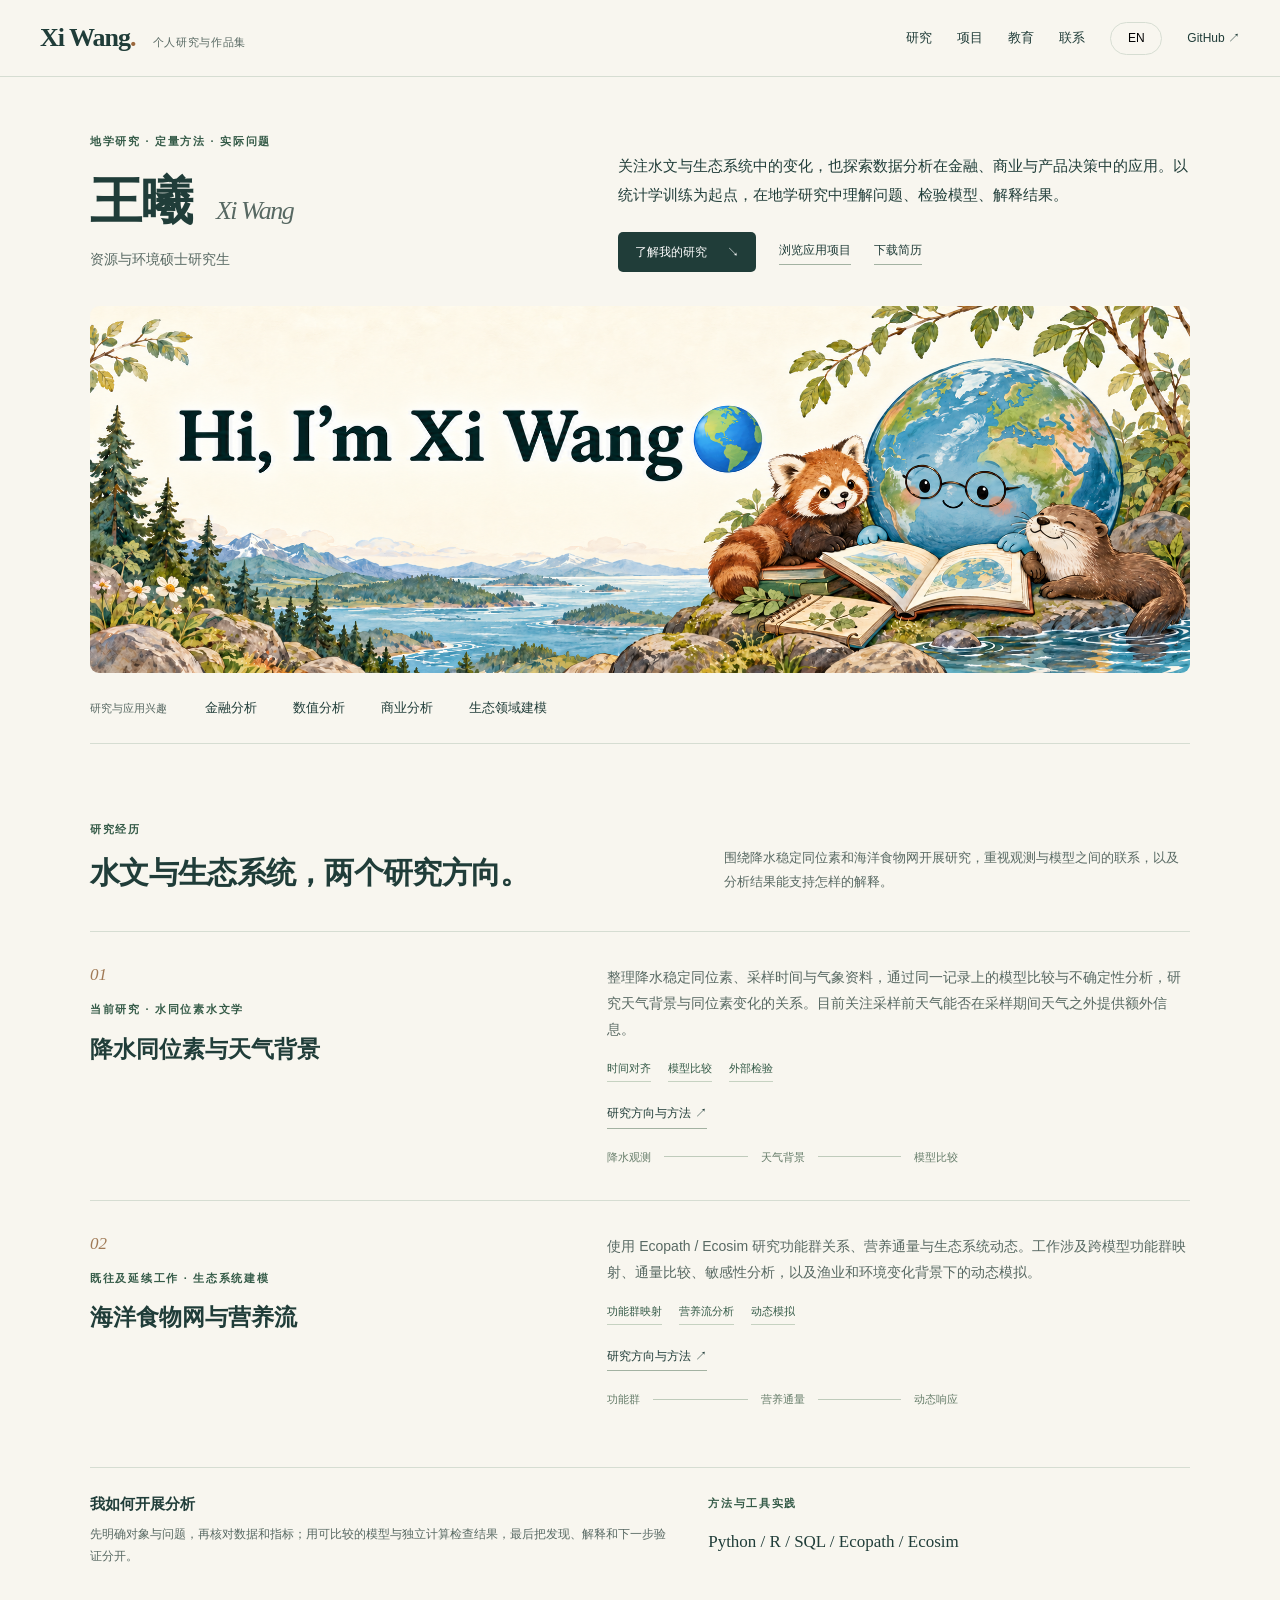
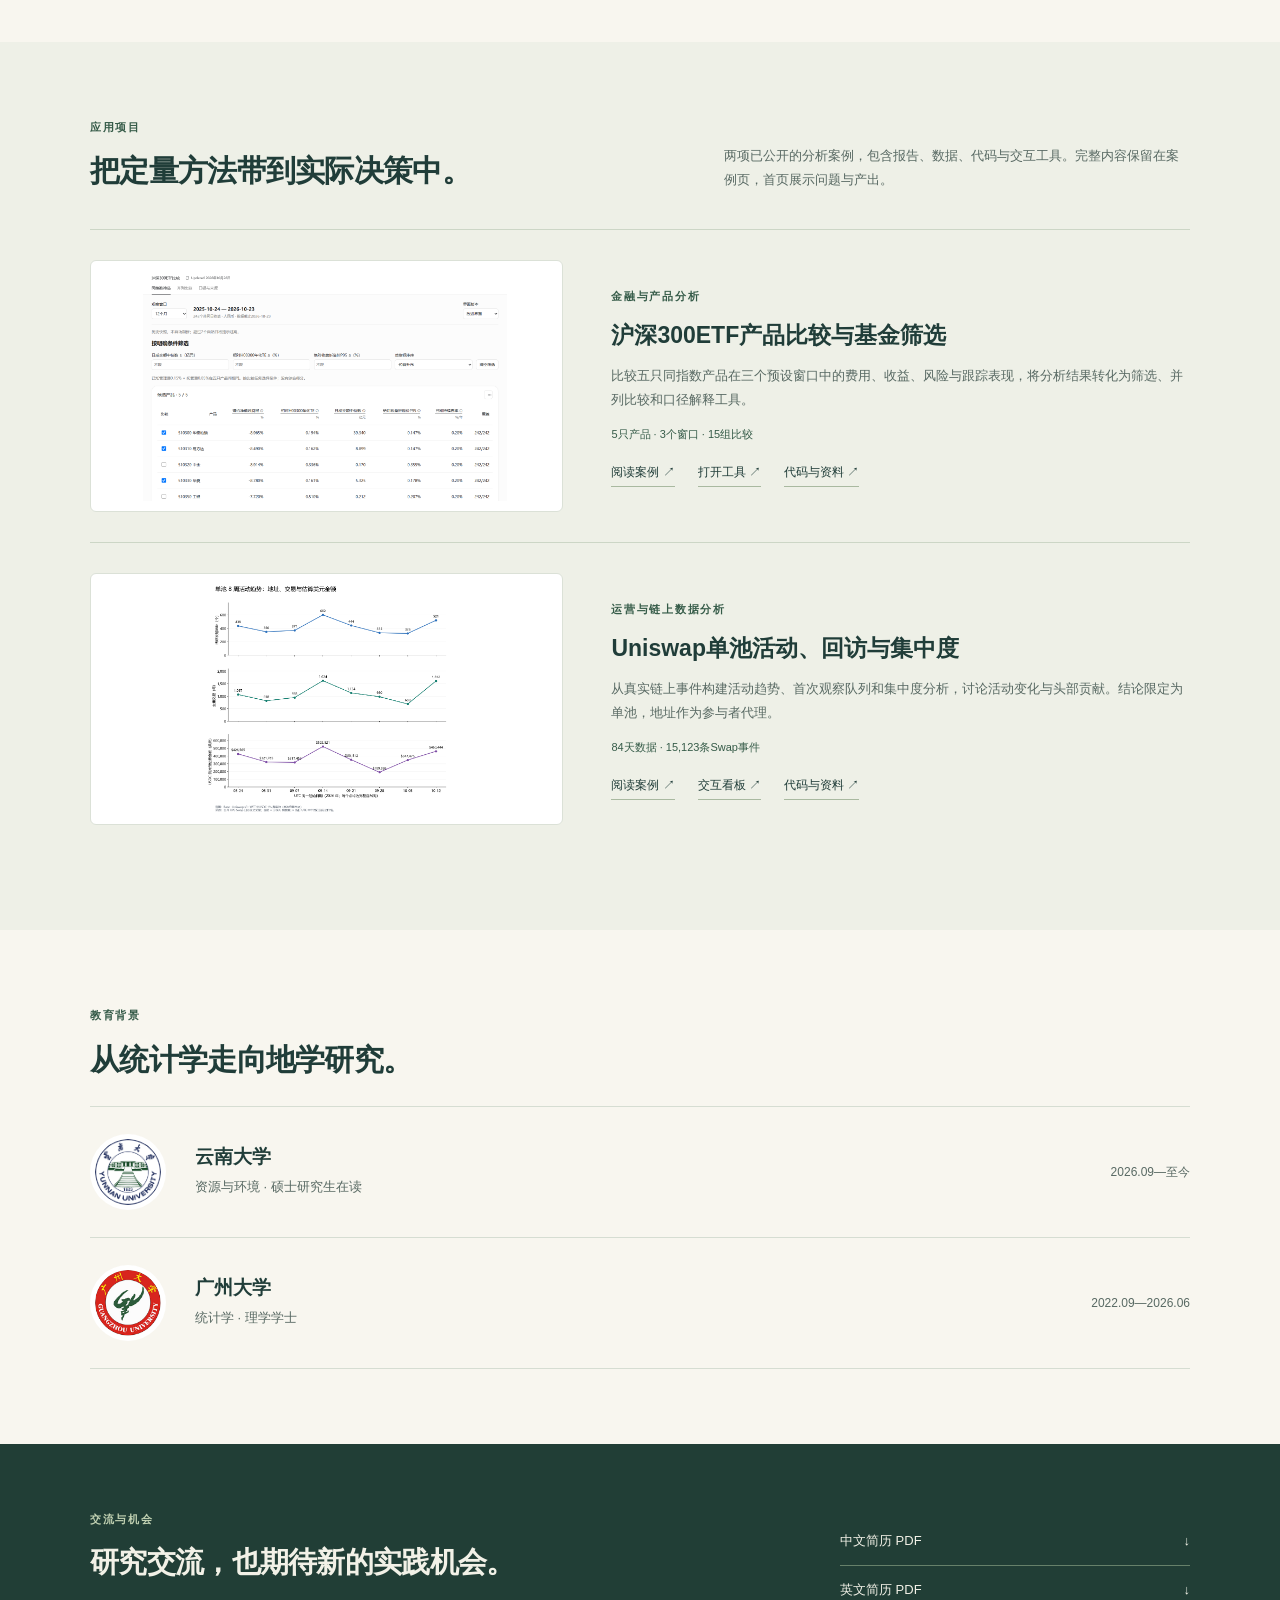
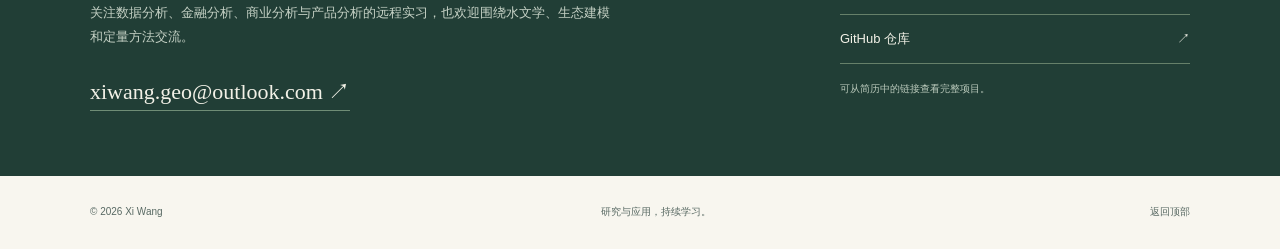
<file: index.html>
<!doctype html><html lang="zh-CN"><head><meta charset="utf-8"><meta name="viewport" content="width=device-width,initial-scale=1"><meta name="description" content="王曦的个人研究与作品集：水同位素水文学、海洋食物网建模，以及金融、商业与产品数据分析。"><meta name="theme-color" content="#f8f6ef"><title>王曦 Xi Wang｜研究与数据分析作品集</title><link rel="icon" href="assets/mark.svg" type="image/svg+xml"><link rel="stylesheet" href="academic/site.css"><script defer src="academic/site.js"></script></head><body><a class="skip" href="#main" data-text="skip">跳转到内容</a><div id="top"></div><header class="site-header"><a class="brand" href="index.html" data-home-link><span class="brand-name">Xi Wang<span class="brand-dot">.</span></span><span data-text="brand" class="brand-description">个人研究与作品集</span></a><button class="menu-toggle" type="button" aria-expanded="false" aria-controls="navigation" data-aria="menu">☰</button><nav id="navigation" aria-label="Main navigation"><a href="#research" data-text="navResearch">研究</a><a href="#projects" data-text="navProjects">项目</a><a href="#education" data-text="navEducation">教育</a><a href="#contact" data-text="navContact">联系</a><button type="button" class="language-switch" aria-label="Switch to English">EN</button><a class="nav-github" href="https://github.com/xiwang-geo" target="_blank" rel="noopener noreferrer">GitHub ↗</a></nav></header><main id="main">
<section class="intro wrap"><div class="intro-heading"><div><p data-text="eyebrow" class="eyebrow">地学研究 · 定量方法 · 实际问题</p><h1><span data-text="name">王曦</span> <small data-text="nameEn">Xi Wang</small></h1><p data-text="role" class="role">资源与环境硕士研究生</p></div><div class="intro-copy"><p data-text="intro">关注水文与生态系统中的变化，也探索数据分析在金融、商业与产品决策中的应用。以统计学训练为起点，在地学研究中理解问题、检验模型、解释结果。</p><div class="intro-links"><a class="button" href="#research"><span data-text="researchButton">了解我的研究</span> ↘</a><a class="underlined" href="#projects" data-text="projectButton">浏览应用项目</a><a class="underlined" href="academic/cv-zh.pdf" data-cv data-text="resumeButton" download>下载简历</a></div></div></div>
<figure class="hero-art"><img src="academic/hero.png" alt="Hi, I'm Xi Wang. 卡通地球、小熊猫与水獭一起阅读。" data-alt="heroAlt" width="2172" height="724" fetchpriority="high"></figure>
<div class="interest-strip"><p data-text="interestsLabel">研究与应用兴趣</p><div data-list="interests"><span>金融分析</span><span>数值分析</span><span>商业分析</span><span>生态领域建模</span></div></div></section>
<section class="research-section wrap section" id="research"><div class="section-head"><div><p data-text="rKicker" class="eyebrow">研究经历</p><h2 data-text="rTitle">水文与生态系统，两个研究方向。</h2></div><p data-text="rIntro" class="section-intro">围绕降水稳定同位素和海洋食物网开展研究，重视观测与模型之间的联系，以及分析结果能支持怎样的解释。</p></div><article class="research-row"><div class="research-label"><span class="section-number">01</span><p data-text="hydroTag" class="eyebrow">当前研究 · 水同位素水文学</p><h3><a href="research.html#hydrology" data-destination="research.html#hydrology" data-text="hydroTitle">降水同位素与天气背景</a></h3></div><div class="research-description"><p data-text="hydroText">整理降水稳定同位素、采样时间与气象资料，通过同一记录上的模型比较与不确定性分析，研究天气背景与同位素变化的关系。目前关注采样前天气能否在采样期间天气之外提供额外信息。</p><div class="method-tags" data-list="hydroMethods"><span>时间对齐</span><span>模型比较</span><span>外部检验</span></div><a class="underlined" href="research.html#hydrology" data-destination="research.html#hydrology"><span data-text="readResearch">研究方向与方法</span> ↗</a></div><div class="concept-flow" data-flow="hydroFlow" aria-label="研究内容"><span>降水观测</span><span>天气背景</span><span>模型比较</span></div></article><article class="research-row"><div class="research-label"><span class="section-number">02</span><p data-text="ecoTag" class="eyebrow">既往及延续工作 · 生态系统建模</p><h3><a href="research.html#foodweb" data-destination="research.html#foodweb" data-text="ecoTitle">海洋食物网与营养流</a></h3></div><div class="research-description"><p data-text="ecoText">使用 Ecopath / Ecosim 研究功能群关系、营养通量与生态系统动态。工作涉及跨模型功能群映射、通量比较、敏感性分析，以及渔业和环境变化背景下的动态模拟。</p><div class="method-tags" data-list="ecoMethods"><span>功能群映射</span><span>营养流分析</span><span>动态模拟</span></div><a class="underlined" href="research.html#foodweb" data-destination="research.html#foodweb"><span data-text="readResearch">研究方向与方法</span> ↗</a></div><div class="concept-flow" data-flow="ecoFlow" aria-label="研究内容"><span>功能群</span><span>营养通量</span><span>动态响应</span></div></article>
<aside class="method-note" id="approach"><div><h3 data-text="methodsTitle">我如何开展分析</h3><p data-text="methodsText">先明确对象与问题，再核对数据和指标；用可比较的模型与独立计算检查结果，最后把发现、解释和下一步验证分开。</p></div><div><p data-text="toolsTitle" class="eyebrow">方法与工具实践</p><p data-text="tools" class="tool-line">Python / R / SQL / Ecopath / Ecosim</p></div></aside></section>
<section class="project-section section" id="projects"><span id="work"></span><div class="wrap"><div class="section-head"><div><p data-text="pKicker" class="eyebrow">应用项目</p><h2 data-text="pTitle">把定量方法带到实际决策中。</h2></div><p data-text="pIntro" class="section-intro">两项已公开的分析案例，包含报告、数据、代码与交互工具。完整内容保留在案例页，首页展示问题与产出。</p></div><article class="project-row"><a class="project-image" href="case-etf.html" data-case="etf"><img src="academic/etf.png" alt="沪深300ETF筛选比较工具界面" data-alt="etfAlt" loading="lazy" width="1000" height="660"></a><div class="project-detail"><p data-text="etfLabel" class="eyebrow">金融与产品分析</p><h3><a href="case-etf.html" data-case="etf" data-text="etfTitle">沪深300ETF产品比较与基金筛选</a></h3><p data-text="etfText">比较五只同指数产品在三个预设窗口中的费用、收益、风险与跟踪表现，将分析结果转化为筛选、并列比较和口径解释工具。</p><p data-text="etfMeta" class="project-meta">5只产品 · 3个窗口 · 15组比较</p><div class="project-links"><a href="case-etf.html" data-case="etf"><span data-text="case">阅读案例</span> ↗</a><a href="projects/etf/tool.html" target="_blank" rel="noopener"><span data-text="tool">打开工具</span> ↗</a><a href="https://github.com/xiwang-geo/csi300-etf-analysis" target="_blank" rel="noopener"><span data-text="code">代码与资料</span> ↗</a></div></div></article><article class="project-row"><a class="project-image" href="case-uniswap.html" data-case="uniswap"><img src="academic/uniswap.png" alt="Uniswap单池活动趋势分面图" data-alt="uniswapAlt" loading="lazy" width="1000" height="660"></a><div class="project-detail"><p data-text="uniswapLabel" class="eyebrow">运营与链上数据分析</p><h3><a href="case-uniswap.html" data-case="uniswap" data-text="uniswapTitle">Uniswap单池活动、回访与集中度</a></h3><p data-text="uniswapText">从真实链上事件构建活动趋势、首次观察队列和集中度分析，讨论活动变化与头部贡献。结论限定为单池，地址作为参与者代理。</p><p data-text="uniswapMeta" class="project-meta">84天数据 · 15,123条Swap事件</p><div class="project-links"><a href="case-uniswap.html" data-case="uniswap"><span data-text="case">阅读案例</span> ↗</a><a href="projects/uniswap/dashboard.html" target="_blank" rel="noopener"><span data-text="dashboard">交互看板</span> ↗</a><a href="https://github.com/xiwang-geo/uniswap-base-analysis" target="_blank" rel="noopener"><span data-text="code">代码与资料</span> ↗</a></div></div></article></div></section>
<section class="education-section wrap section" id="education"><span id="about"></span><div class="section-head"><div><p data-text="eKicker" class="eyebrow">教育背景</p><h2 data-text="eTitle">从统计学走向地学研究。</h2></div></div><div class="education-list">
<article class="school"><a href="https://www.ynu.edu.cn/" target="_blank" rel="noopener"><img src="academic/yunnan.png" width="76" height="76" alt="Yunnan University emblem" loading="lazy"></a><div><h3 data-text="ynu">云南大学</h3><p data-text="ynuDegree">资源与环境 · 硕士研究生在读</p></div><time data-text="ynuDates">2026.09—至今</time></article>
<article class="school"><a href="https://www.gzhu.edu.cn/" target="_blank" rel="noopener"><img src="academic/guangzhou.jpg" width="76" height="76" alt="Guangzhou University red-ring emblem" loading="lazy"></a><div><h3 data-text="gzhu">广州大学</h3><p data-text="gzhuDegree">统计学 · 理学学士</p></div><time data-text="gzhuDates">2022.09—2026.06</time></article></div></section>
<section class="contact-section" id="contact"><div class="wrap contact-layout"><div><p data-text="cKicker" class="eyebrow">交流与机会</p><h2 data-text="cTitle">研究交流，也期待新的实践机会。</h2><p data-text="cText" class="contact-description">关注数据分析、金融分析、商业分析与产品分析的远程实习，也欢迎围绕水文学、生态建模和定量方法交流。</p><a class="email-link" href="mailto:xiwang.geo@outlook.com">xiwang.geo@outlook.com ↗</a></div><div class="contact-downloads"><a class="download-link" href="academic/cv-zh.pdf" download><span data-text="resumeCN">中文简历 PDF</span><span>↓</span></a><a class="download-link" href="academic/cv-en.pdf" download><span data-text="resumeEN">英文简历 PDF</span><span>↓</span></a><a class="download-link" href="https://github.com/xiwang-geo" target="_blank" rel="noopener"><span data-text="github">GitHub 仓库</span><span>↗</span></a><small data-text="resumeNote">可从简历中的链接查看完整项目。</small></div></div></section>
</main><footer class="site-footer wrap"><span>© 2026 Xi Wang</span><span data-text="footer">研究与应用，持续学习。</span><a href="#top" data-text="backTop">返回顶部</a></footer></body></html>
</file>
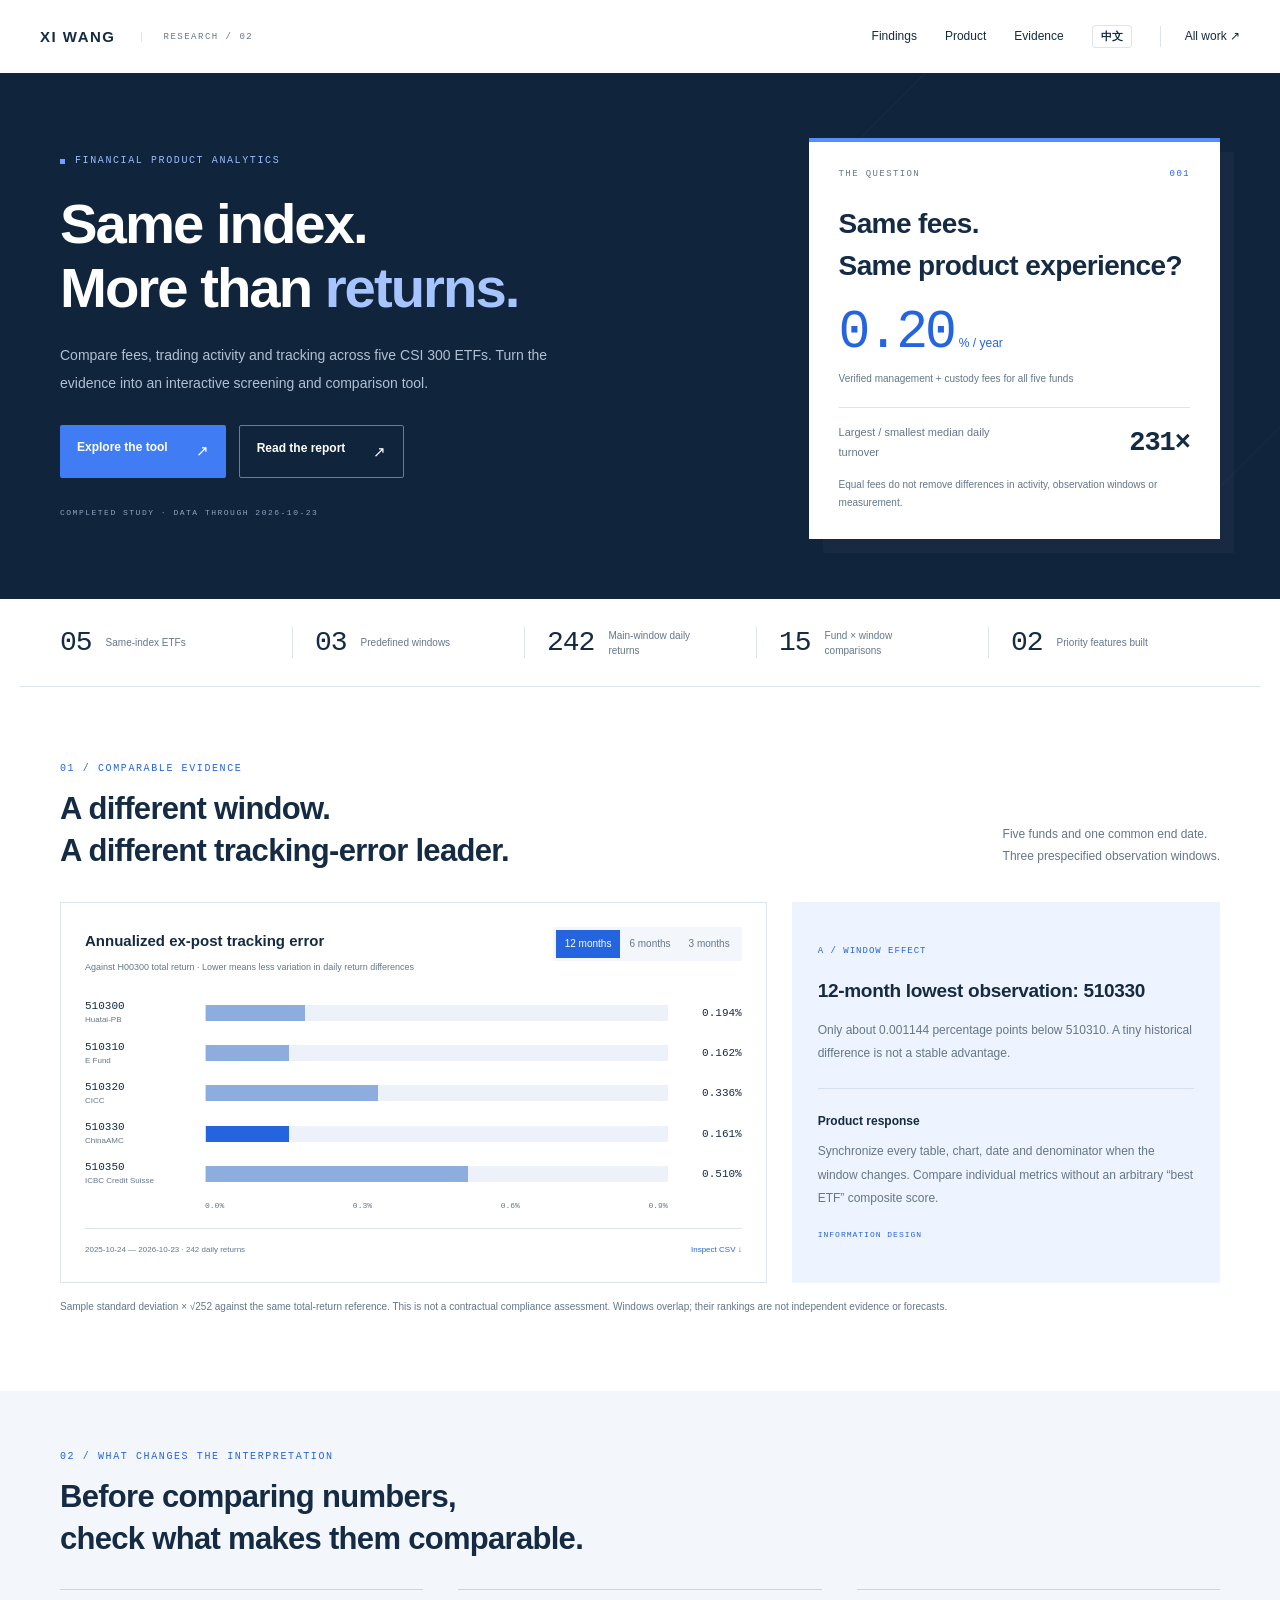
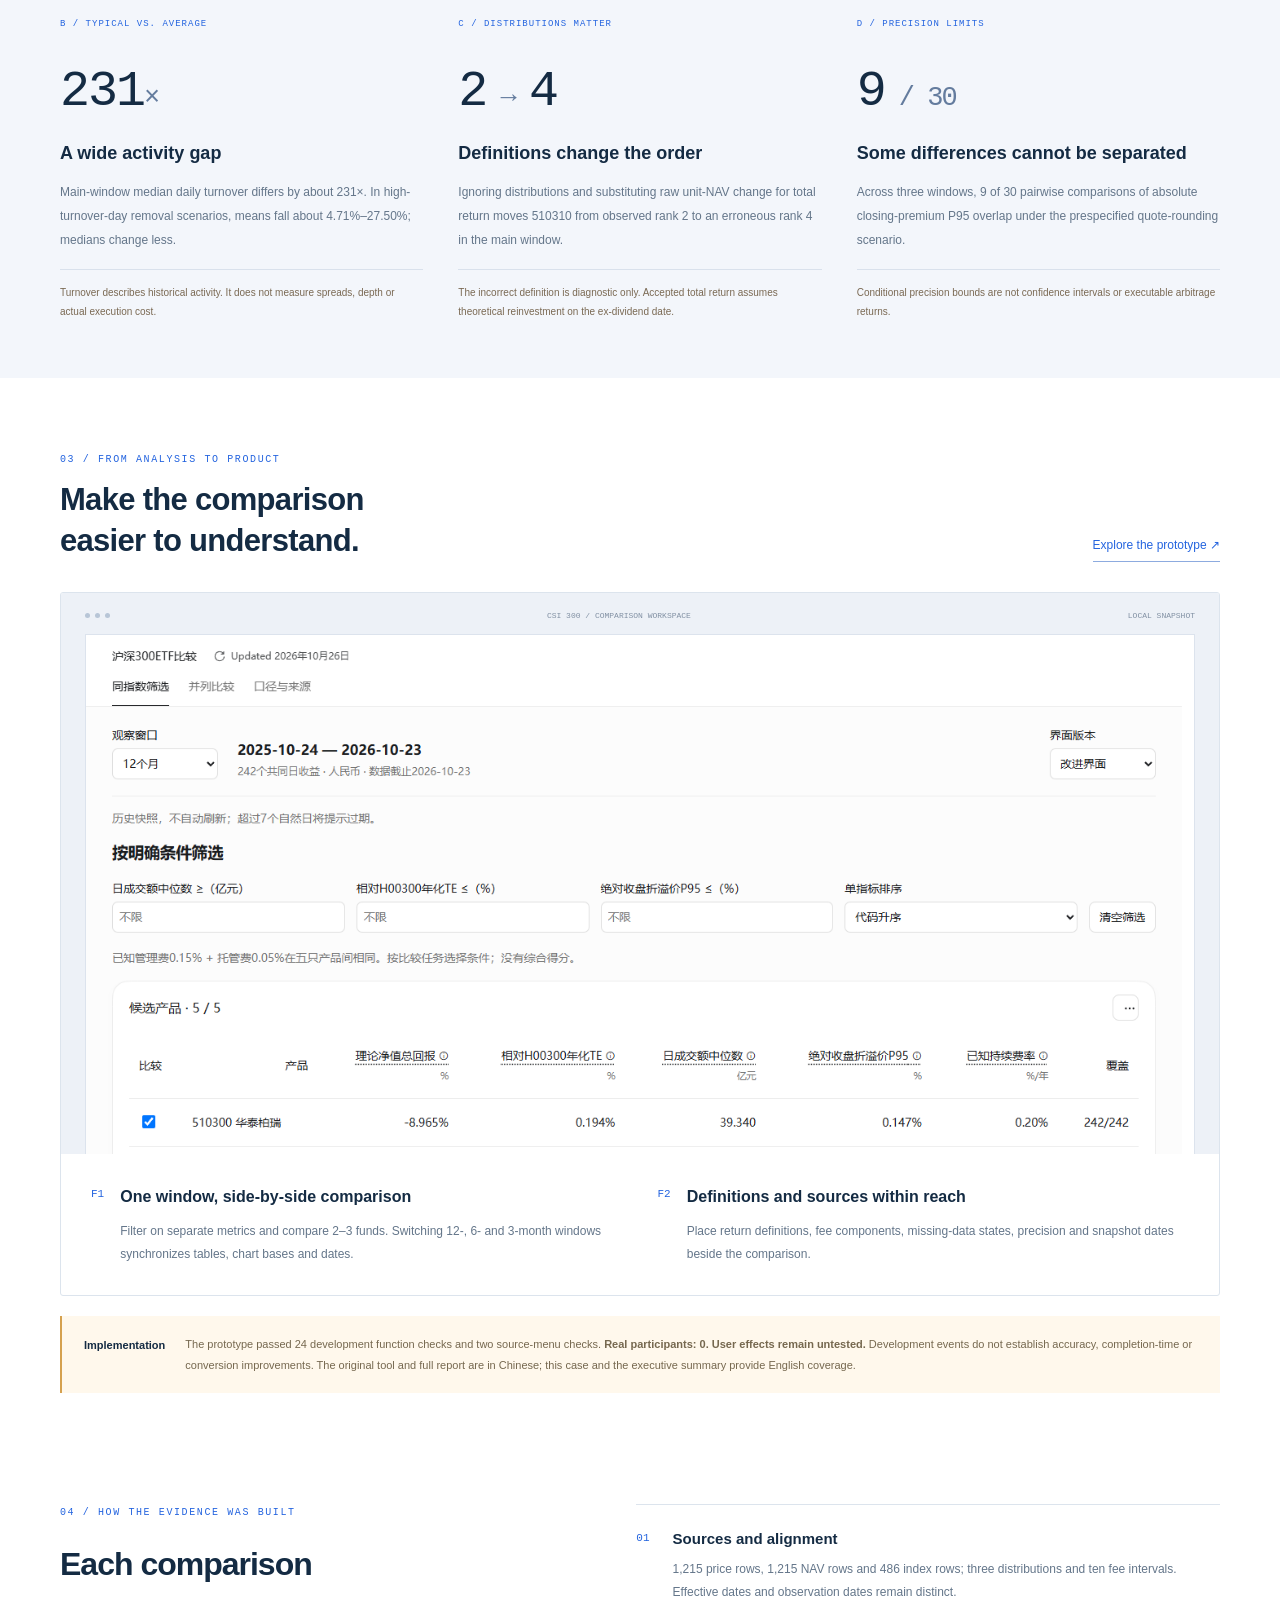
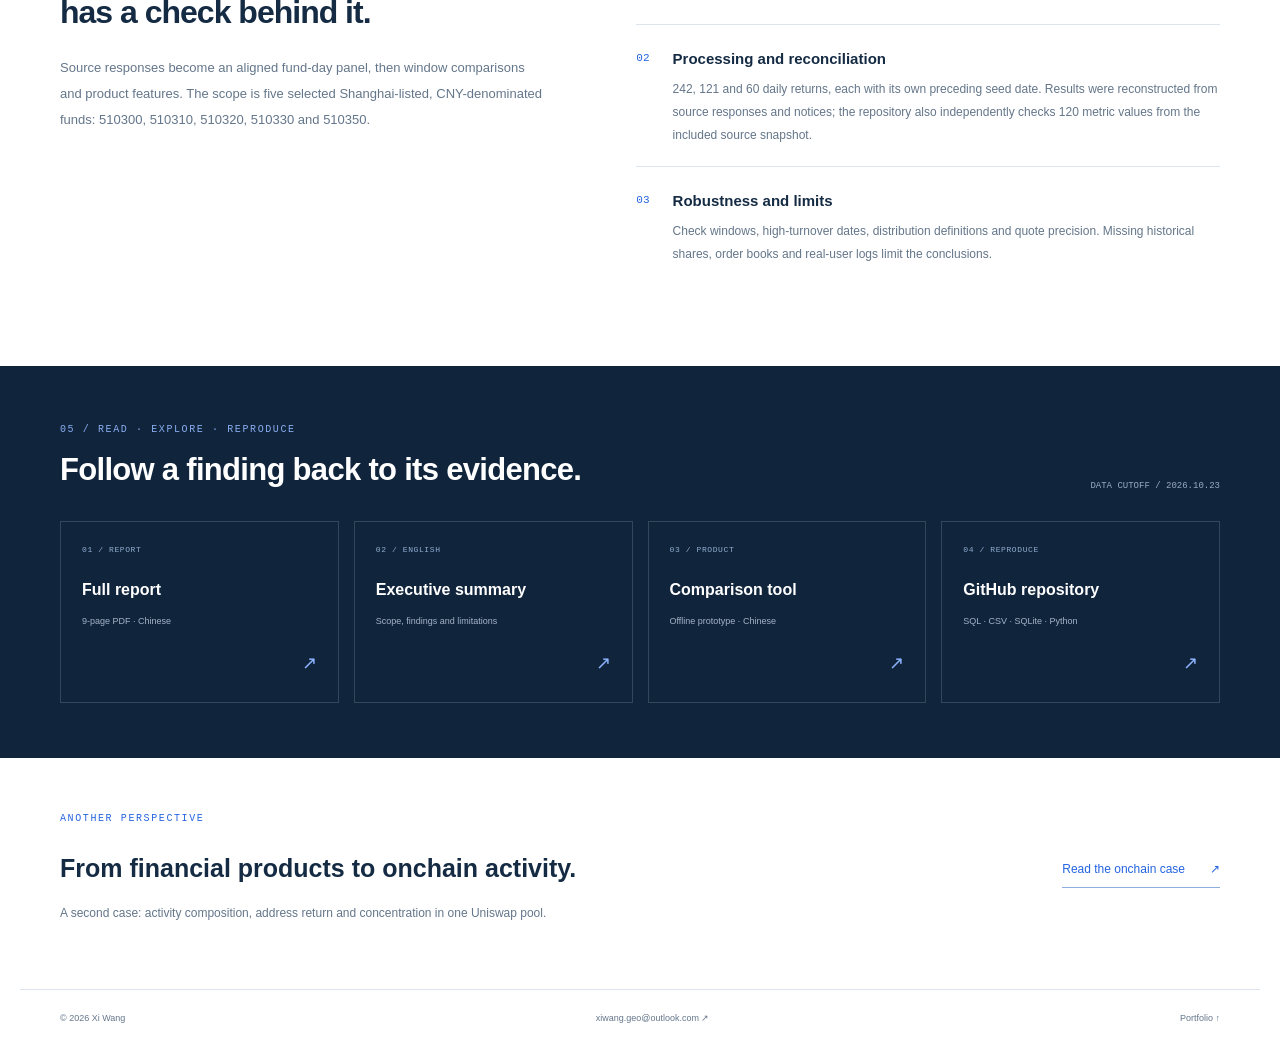
<file: case-etf-en.html>
<!doctype html>
<html lang="en"><head><meta charset="utf-8"><meta name="viewport" content="width=device-width,initial-scale=1"><meta name="theme-color" content="#10243c"><meta name="description" content="Five CSI 300 ETFs, three comparable windows and a fund-screening prototype. Findings, definitions, source data and reproducible analysis."><title>CSI 300 ETF Comparison — Xi Wang</title><link rel="icon" href="assets/mark.svg"><link rel="stylesheet" href="assets/etf.css"><script defer src="assets/etf-data.js"></script><script defer src="assets/etf.js"></script></head>
<body><a class="etf-skip" href="#main">Skip to content</a>
<header class="etf-header"><a href="index.html?lang=en" class="etf-brand">XI WANG<span>RESEARCH / 02</span></a><nav aria-label="Case navigation"><a href="#findings">Findings</a><a href="#product">Product</a><a href="#evidence">Evidence</a><a href="case-etf.html" class="case-language" lang="zh-CN">中文</a><a href="index.html?lang=en#work" class="etf-return">All work ↗</a></nav></header>
<main id="main">
<section class="etf-hero"><div class="etf-container hero-grid"><div><p class="etf-kicker"><span></span> FINANCIAL PRODUCT ANALYTICS</p><h1>Same index.<br>More than <span>returns.</span></h1><p class="etf-intro">Compare fees, trading activity and tracking across five CSI 300 ETFs. Turn the evidence into an interactive screening and comparison tool.</p><div class="etf-actions"><a class="etf-button etf-primary" href="projects/etf/tool.html" target="_blank" rel="noopener">Explore the tool <b>↗</b></a><a class="etf-button etf-outline" href="projects/etf/report.pdf" target="_blank" rel="noopener">Read the report <b>↗</b></a></div><p class="etf-hero-note">COMPLETED STUDY · DATA THROUGH 2026-10-23</p></div>
<aside class="etf-abstract"><div class="abstract-top">THE QUESTION<span>001</span></div><h2>Same fees.<br>Same product experience?</h2><div class="fee-figure"><strong>0.20<span>% / year</span></strong><p>Verified management + custody fees for all five funds</p></div><div class="abstract-line"><span>Largest / smallest median daily turnover</span><strong id="turnover-ratio">231×</strong></div><p class="abstract-foot">Equal fees do not remove differences in activity, observation windows or measurement.</p></aside></div></section>
<section class="etf-stats etf-container" aria-label="Research scope"><div><strong>05</strong><span>Same-index ETFs</span></div><div><strong>03</strong><span>Predefined windows</span></div><div><strong>242</strong><span>Main-window daily returns</span></div><div><strong>15</strong><span>Fund × window comparisons</span></div><div><strong>02</strong><span>Priority features built</span></div></section>

<section class="etf-section etf-container" id="findings"><div class="etf-heading"><div><p class="etf-kicker">01 / COMPARABLE EVIDENCE</p><h2>A different window.<br>A different tracking-error leader.</h2></div><p>Five funds and one common end date.<br>Three prespecified observation windows.</p></div>
<div class="etf-evidence-grid"><div class="te-panel"><div class="te-top"><div><h3>Annualized ex-post tracking error</h3><p>Against H00300 total return · Lower means less variation in daily return differences</p></div><div class="etf-window-tabs" role="group" aria-label="Tracking-error window"><button class="selected" data-window="W12" aria-pressed="true">12 months</button><button data-window="W06" aria-pressed="false">6 months</button><button data-window="W03" aria-pressed="false">3 months</button></div></div><div id="te-chart"></div><div class="te-axis"><span>0.0%</span><span>0.3%</span><span>0.6%</span><span>0.9%</span></div><div class="te-bottom"><span id="window-description">2025-10-24 — 2026-10-23 · 242 daily returns</span><a href="projects/etf/data/收益风险与跟踪指标_三窗口.csv">Inspect CSV ↓</a></div></div>
<aside class="window-insight"><span class="small-index">A / WINDOW EFFECT</span><h3 id="window-leader">12-month lowest observation: 510330</h3><p id="window-difference">Only about 0.001144 percentage points below 510310. A tiny historical difference is not a stable advantage.</p><div class="insight-rule"></div><h4>Product response</h4><p>Synchronize every table, chart, date and denominator when the window changes. Compare individual metrics without an arbitrary “best ETF” composite score.</p><span class="insight-tag">INFORMATION DESIGN</span></aside></div>
<p class="etf-caption">Sample standard deviation × √252 against the same total-return reference. This is not a contractual compliance assessment. Windows overlap; their rankings are not independent evidence or forecasts.</p></section>

<section class="etf-section etf-band"><div class="etf-container"><div class="etf-heading"><div><p class="etf-kicker">02 / WHAT CHANGES THE INTERPRETATION</p><h2>Before comparing numbers,<br>check what makes them comparable.</h2></div></div><div class="etf-insight-grid"><article><span class="small-index">B / TYPICAL VS. AVERAGE</span><strong class="insight-number">231<span>×</span></strong><h3>A wide activity gap</h3><p>Main-window median daily turnover differs by about 231×. In high-turnover-day removal scenarios, means fall about 4.71%–27.50%; medians change less.</p><p class="insight-caution">Turnover describes historical activity. It does not measure spreads, depth or actual execution cost.</p></article><article><span class="small-index">C / DISTRIBUTIONS MATTER</span><strong class="insight-number">2<span> → </span>4</strong><h3>Definitions change the order</h3><p>Ignoring distributions and substituting raw unit-NAV change for total return moves 510310 from observed rank 2 to an erroneous rank 4 in the main window.</p><p class="insight-caution">The incorrect definition is diagnostic only. Accepted total return assumes theoretical reinvestment on the ex-dividend date.</p></article><article><span class="small-index">D / PRECISION LIMITS</span><strong class="insight-number">9<span> / 30</span></strong><h3>Some differences cannot be separated</h3><p>Across three windows, 9 of 30 pairwise comparisons of absolute closing-premium P95 overlap under the prespecified quote-rounding scenario.</p><p class="insight-caution">Conditional precision bounds are not confidence intervals or executable arbitrage returns.</p></article></div></div></section>

<section class="etf-section etf-container" id="product"><div class="etf-heading"><div><p class="etf-kicker">03 / FROM ANALYSIS TO PRODUCT</p><h2>Make the comparison<br>easier to understand.</h2></div><a class="etf-link" href="projects/etf/tool.html" target="_blank" rel="noopener">Explore the prototype ↗</a></div>
<div class="product-showcase"><div class="tool-frame"><div class="tool-frame-bar"><div><i></i><i></i><i></i></div><span>CSI 300 / COMPARISON WORKSPACE</span><span>LOCAL SNAPSHOT</span></div><a href="projects/etf/tool.html" target="_blank" rel="noopener"><img id="tool-screenshot" src="projects/etf/figures/tool-preview.png" alt="Original Chinese-language comparison tool with window filters, product selection and metric explanations" loading="lazy"></a></div><div class="product-features"><article><span>F1</span><div><h3>One window, side-by-side comparison</h3><p>Filter on separate metrics and compare 2–3 funds. Switching 12-, 6- and 3-month windows synchronizes tables, chart bases and dates.</p></div></article><article><span>F2</span><div><h3>Definitions and sources within reach</h3><p>Place return definitions, fee components, missing-data states, precision and snapshot dates beside the comparison.</p></div></article></div></div>
<div class="verification-bar"><strong>Implementation</strong><p>The prototype passed 24 development function checks and two source-menu checks. <b>Real participants: 0. User effects remain untested.</b> Development events do not establish accuracy, completion-time or conversion improvements. The original tool and full report are in Chinese; this case and the executive summary provide English coverage.</p></div></section>

<section class="etf-section etf-method etf-container"><div><p class="etf-kicker">04 / HOW THE EVIDENCE WAS BUILT</p><h2>Each comparison<br>has a check behind it.</h2><p>Source responses become an aligned fund-day panel, then window comparisons and product features. The scope is five selected Shanghai-listed, CNY-denominated funds: 510300, 510310, 510320, 510330 and 510350.</p></div><ol><li><span>01</span><div><h3>Sources and alignment</h3><p>1,215 price rows, 1,215 NAV rows and 486 index rows; three distributions and ten fee intervals. Effective dates and observation dates remain distinct.</p></div></li><li><span>02</span><div><h3>Processing and reconciliation</h3><p>242, 121 and 60 daily returns, each with its own preceding seed date. Results were reconstructed from source responses and notices; the repository also independently checks 120 metric values from the included source snapshot.</p></div></li><li><span>03</span><div><h3>Robustness and limits</h3><p>Check windows, high-turnover dates, distribution definitions and quote precision. Missing historical shares, order books and real-user logs limit the conclusions.</p></div></li></ol></section>

<section class="etf-resources" id="evidence"><div class="etf-container"><div class="etf-heading"><div><p class="etf-kicker">05 / READ · EXPLORE · REPRODUCE</p><h2>Follow a finding back to its evidence.</h2></div><span class="etf-resource-stamp">DATA CUTOFF / 2026.10.23</span></div><div class="etf-resource-grid"><a href="projects/etf/report.pdf" target="_blank" rel="noopener"><span>01 / REPORT</span><strong>Full report</strong><small>9-page PDF · Chinese</small><b>↗</b></a><a href="projects/etf/english-summary.html"><span>02 / ENGLISH</span><strong>Executive summary</strong><small>Scope, findings and limitations</small><b>↗</b></a><a href="projects/etf/tool.html" target="_blank" rel="noopener"><span>03 / PRODUCT</span><strong>Comparison tool</strong><small>Offline prototype · Chinese</small><b>↗</b></a><a href="https://github.com/xiwang-geo/csi300-etf-analysis"><span>04 / REPRODUCE</span><strong>GitHub repository</strong><small>SQL · CSV · SQLite · Python</small><b>↗</b></a></div></div></section>
<section class="etf-other etf-container"><div><p class="etf-kicker">ANOTHER PERSPECTIVE</p><h2>From financial products to onchain activity.</h2><p>A second case: activity composition, address return and concentration in one Uniswap pool.</p></div><a href="case-uniswap-en.html">Read the onchain case <span>↗</span></a></section>
</main><footer class="etf-footer etf-container"><span>© 2026 Xi Wang</span><a href="mailto:xiwang.geo@outlook.com">xiwang.geo@outlook.com ↗</a><a href="index.html?lang=en">Portfolio ↑</a></footer></body></html>
</file>
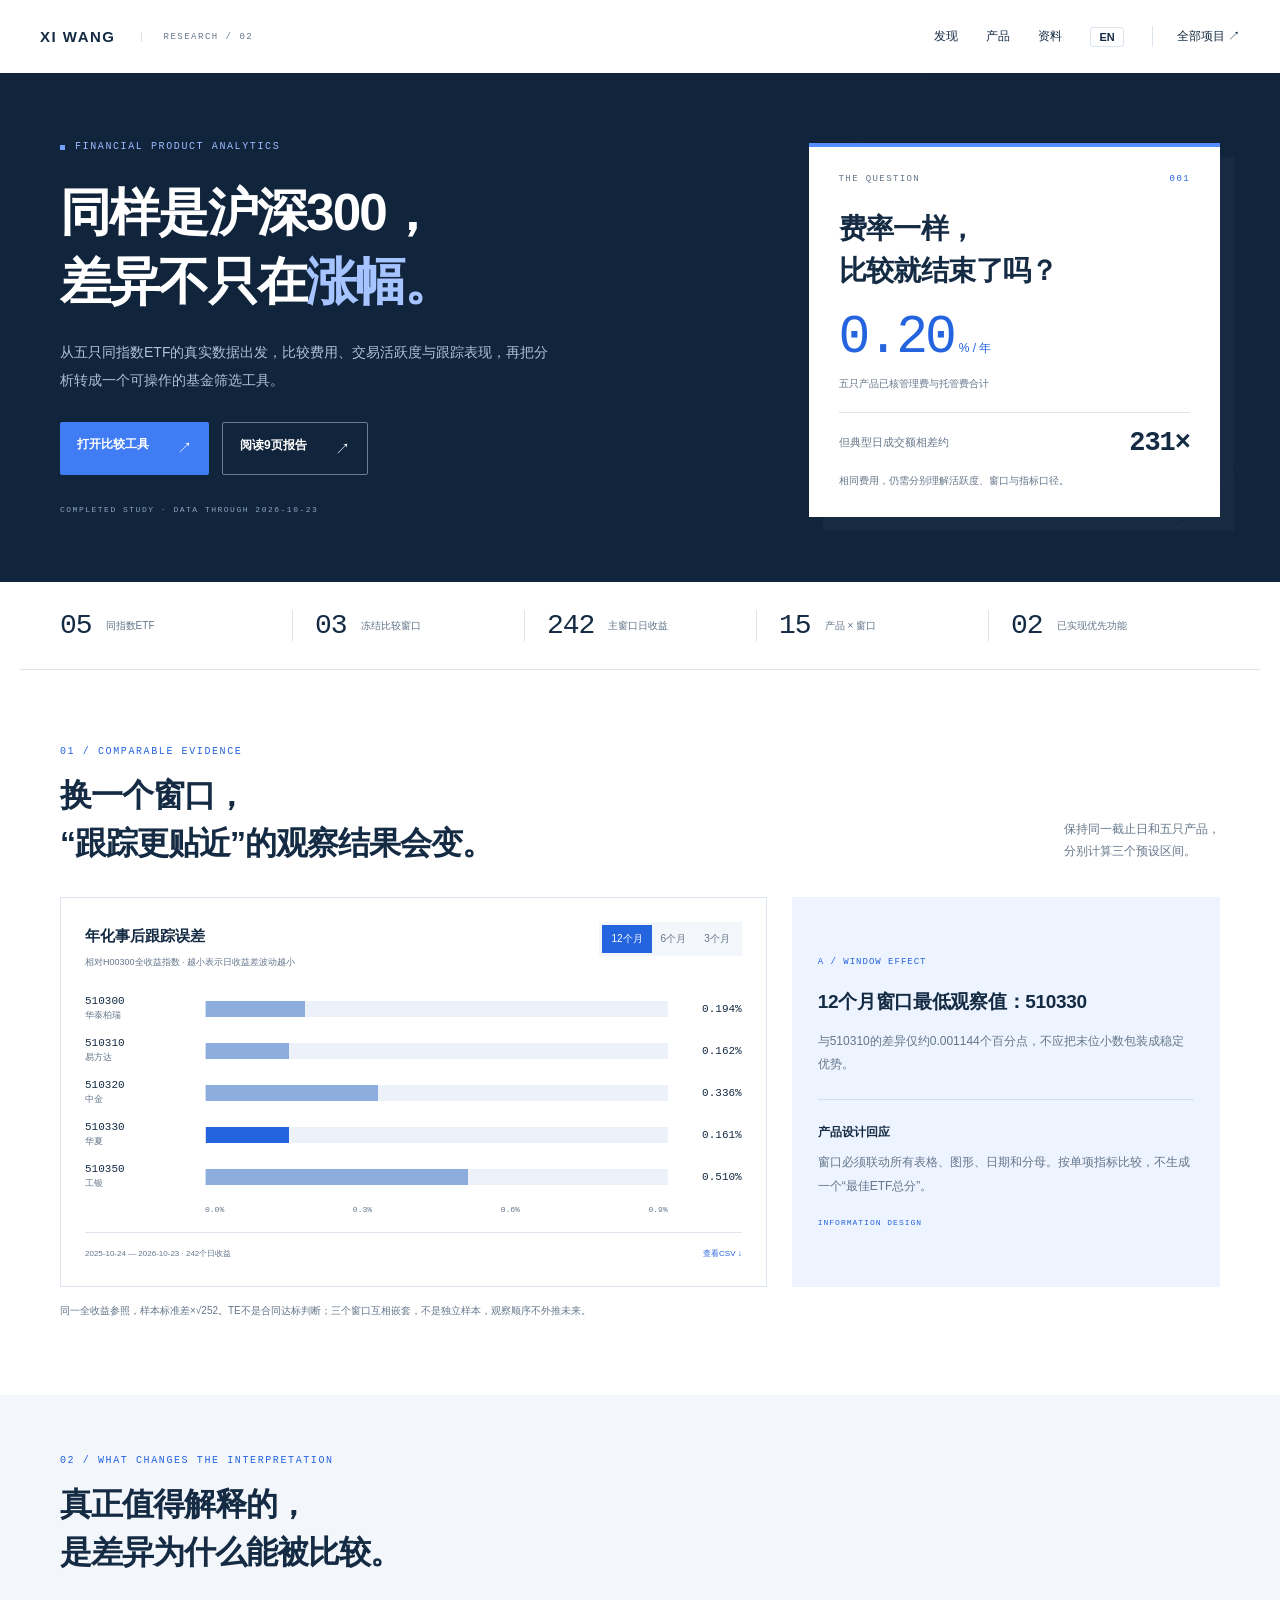
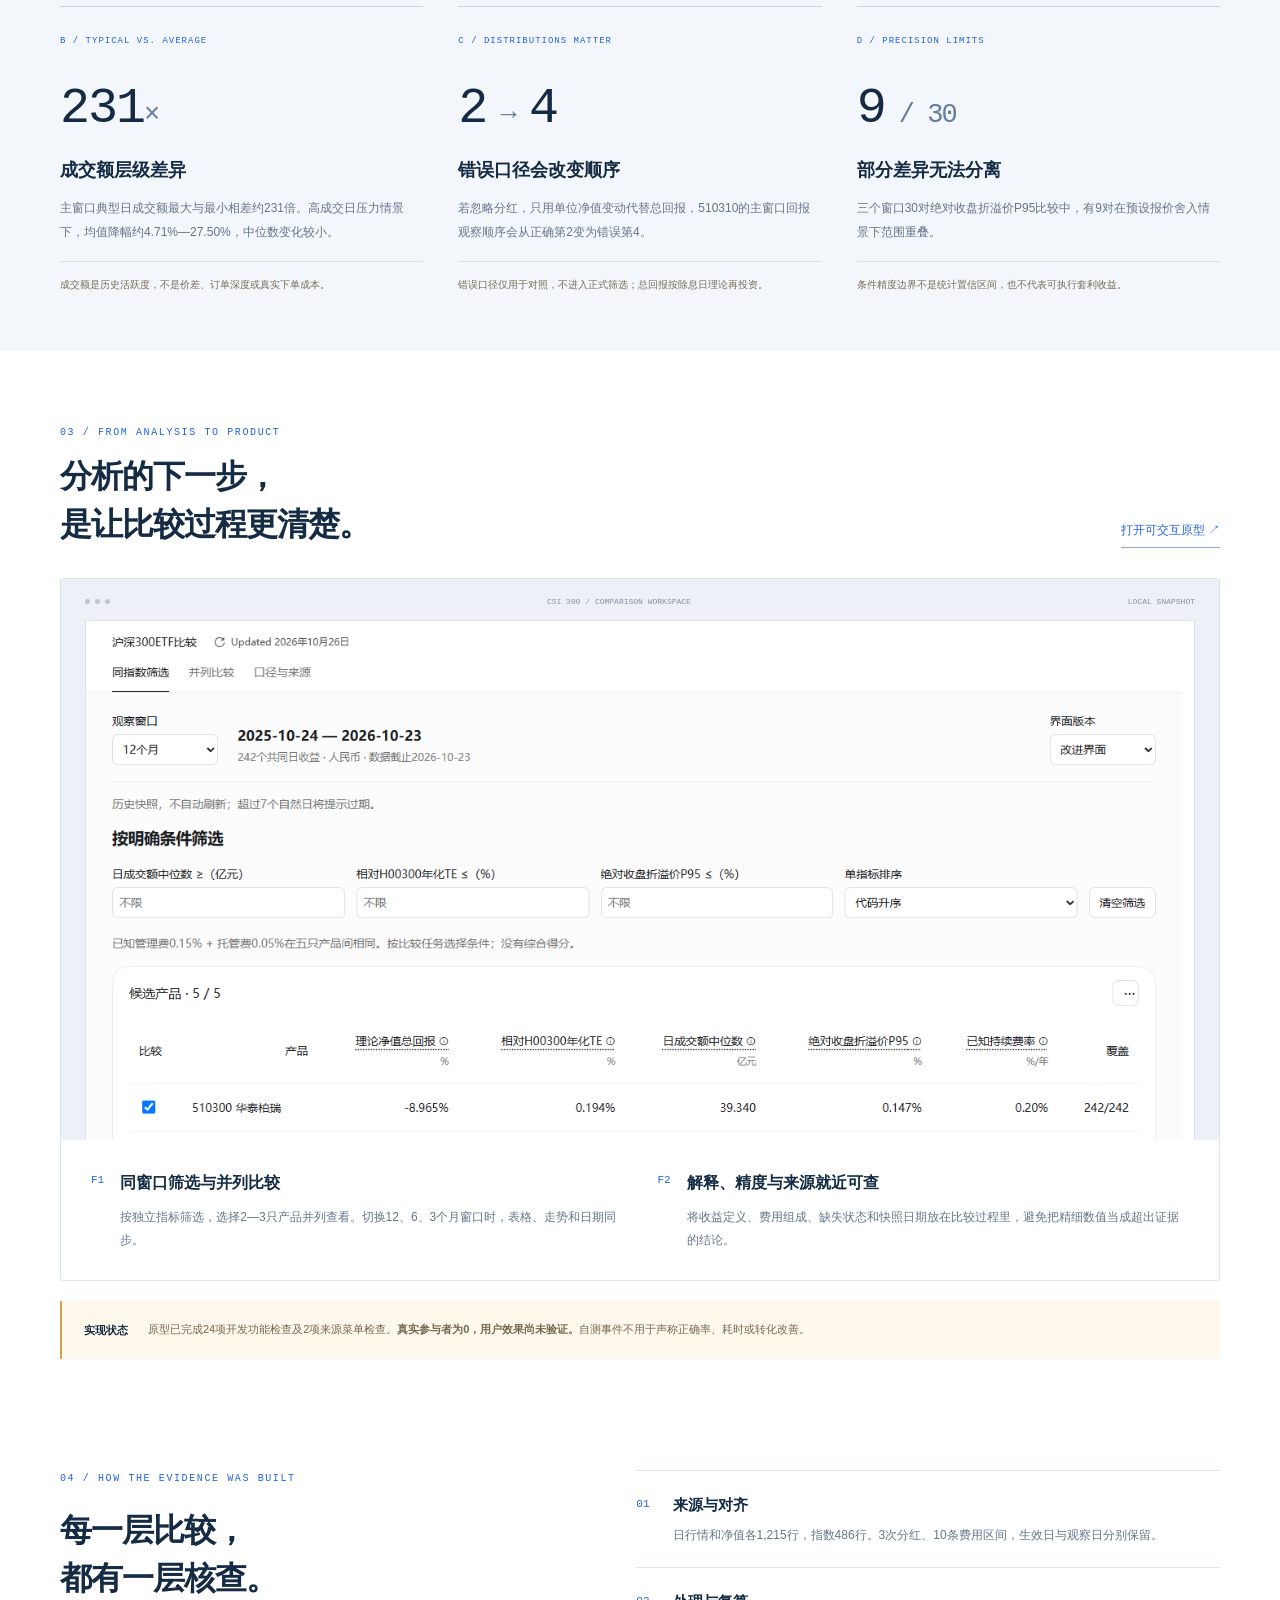
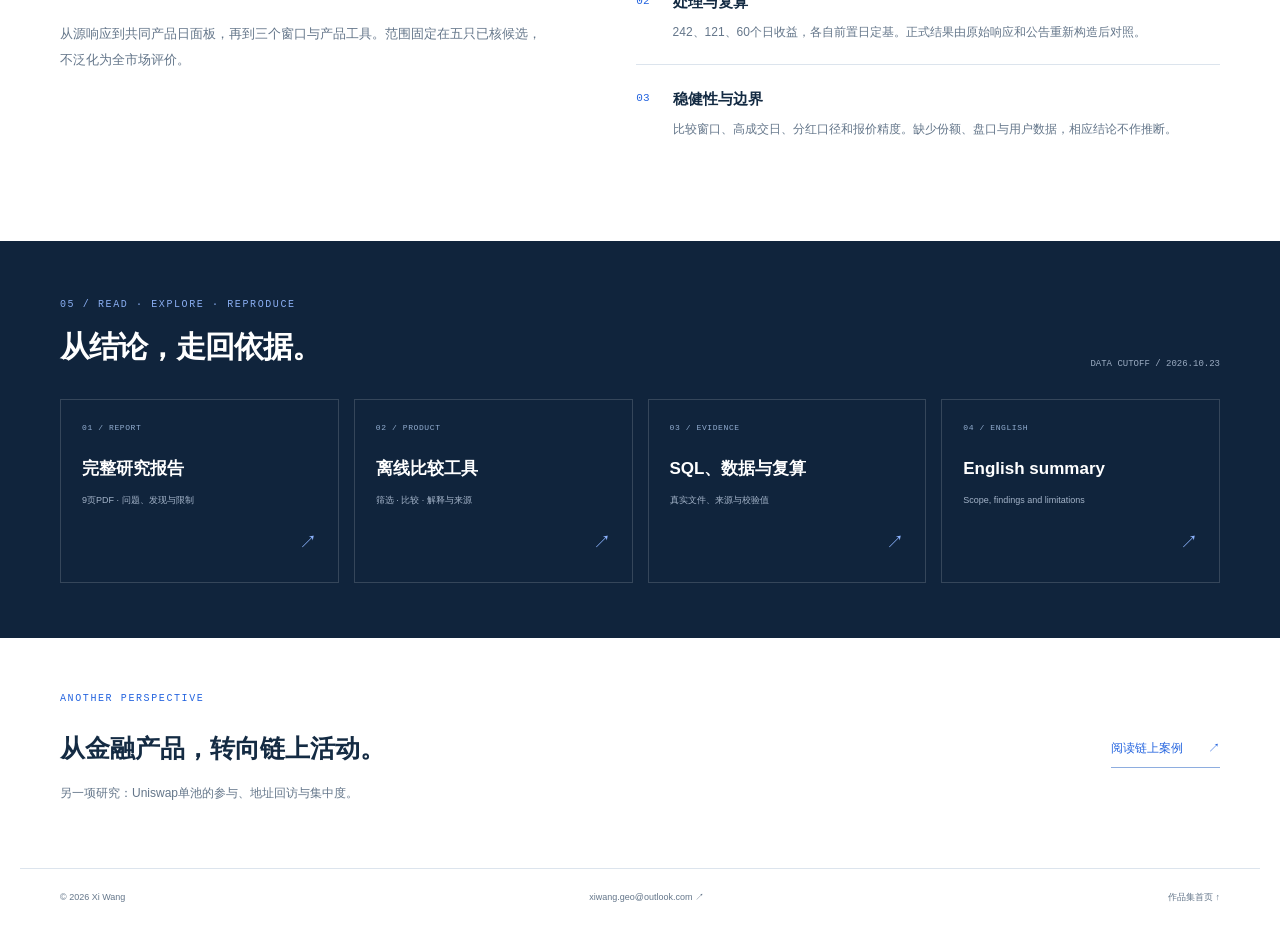
<file: case-etf.html>
<!doctype html>
<html lang="zh-CN"><head><meta charset="utf-8"><meta name="viewport" content="width=device-width,initial-scale=1"><meta name="theme-color" content="#10243c"><meta name="description" content="五只沪深300ETF、三个共同窗口的数据分析与基金比较工具。报告、交互原型、SQL和复算依据。"><title>沪深300ETF研究 — Xi Wang</title><link rel="icon" href="assets/mark.svg"><link rel="stylesheet" href="assets/etf.css"><script defer src="assets/etf-data.js"></script><script defer src="assets/etf.js"></script></head>
<body><a class="etf-skip" href="#main">跳转到内容</a>
<header class="etf-header"><a href="index.html" class="etf-brand">XI WANG<span>RESEARCH / 02</span></a><nav aria-label="项目导航"><a href="#findings">发现</a><a href="#product">产品</a><a href="#evidence">资料</a><a href="case-etf-en.html" class="case-language" lang="en">EN</a><a href="index.html#work" class="etf-return">全部项目 ↗</a></nav></header>
<main id="main">
<section class="etf-hero"><div class="etf-container hero-grid"><div><p class="etf-kicker"><span></span> FINANCIAL PRODUCT ANALYTICS</p><h1>同样是沪深300，<br>差异不只在<span>涨幅。</span></h1><p class="etf-intro">从五只同指数ETF的真实数据出发，比较费用、交易活跃度与跟踪表现，再把分析转成一个可操作的基金筛选工具。</p><div class="etf-actions"><a class="etf-button etf-primary" href="projects/etf/tool.html" target="_blank" rel="noopener">打开比较工具 <b>↗</b></a><a class="etf-button etf-outline" href="projects/etf/report.pdf" target="_blank" rel="noopener">阅读9页报告 <b>↗</b></a></div><p class="etf-hero-note">COMPLETED STUDY · DATA THROUGH 2026-10-23</p></div>
<aside class="etf-abstract"><div class="abstract-top">THE QUESTION<span>001</span></div><h2>费率一样，<br>比较就结束了吗？</h2><div class="fee-figure"><strong>0.20<span>% / 年</span></strong><p>五只产品已核管理费与托管费合计</p></div><div class="abstract-line"><span>但典型日成交额相差约</span><strong id="turnover-ratio">231×</strong></div><p class="abstract-foot">相同费用，仍需分别理解活跃度、窗口与指标口径。</p></aside></div></section>
<section class="etf-stats etf-container" aria-label="研究规模"><div><strong>05</strong><span>同指数ETF</span></div><div><strong>03</strong><span>冻结比较窗口</span></div><div><strong>242</strong><span>主窗口日收益</span></div><div><strong>15</strong><span>产品 × 窗口</span></div><div><strong>02</strong><span>已实现优先功能</span></div></section>

<section class="etf-section etf-container" id="findings"><div class="etf-heading"><div><p class="etf-kicker">01 / COMPARABLE EVIDENCE</p><h2>换一个窗口，<br>“跟踪更贴近”的观察结果会变。</h2></div><p>保持同一截止日和五只产品，<br>分别计算三个预设区间。</p></div>
<div class="etf-evidence-grid"><div class="te-panel"><div class="te-top"><div><h3>年化事后跟踪误差</h3><p>相对H00300全收益指数 · 越小表示日收益差波动越小</p></div><div class="etf-window-tabs" role="group" aria-label="跟踪误差观察窗口"><button class="selected" data-window="W12" aria-pressed="true">12个月</button><button data-window="W06" aria-pressed="false">6个月</button><button data-window="W03" aria-pressed="false">3个月</button></div></div><div id="te-chart"></div><div class="te-axis"><span>0.0%</span><span>0.3%</span><span>0.6%</span><span>0.9%</span></div><div class="te-bottom"><span id="window-description">2025-10-24 — 2026-10-23 · 242个日收益</span><a href="projects/etf/data/收益风险与跟踪指标_三窗口.csv">查看CSV ↓</a></div></div>
<aside class="window-insight"><span class="small-index">A / WINDOW EFFECT</span><h3 id="window-leader">12个月窗口最低观察值：510330</h3><p id="window-difference">与510310的差异仅约0.001144个百分点，不应把末位小数包装成稳定优势。</p><div class="insight-rule"></div><h4>产品设计回应</h4><p>窗口必须联动所有表格、图形、日期和分母。按单项指标比较，不生成一个“最佳ETF总分”。</p><span class="insight-tag">INFORMATION DESIGN</span></aside></div>
<p class="etf-caption">同一全收益参照，样本标准差×√252。TE不是合同达标判断；三个窗口互相嵌套，不是独立样本，观察顺序不外推未来。</p>
</section>

<section class="etf-section etf-band"><div class="etf-container"><div class="etf-heading"><div><p class="etf-kicker">02 / WHAT CHANGES THE INTERPRETATION</p><h2>真正值得解释的，<br>是差异为什么能被比较。</h2></div></div><div class="etf-insight-grid"><article><span class="small-index">B / TYPICAL VS. AVERAGE</span><strong class="insight-number">231<span>×</span></strong><h3>成交额层级差异</h3><p>主窗口典型日成交额最大与最小相差约231倍。高成交日压力情景下，均值降幅约4.71%—27.50%，中位数变化较小。</p><p class="insight-caution">成交额是历史活跃度，不是价差、订单深度或真实下单成本。</p></article><article><span class="small-index">C / DISTRIBUTIONS MATTER</span><strong class="insight-number">2<span> → </span>4</strong><h3>错误口径会改变顺序</h3><p>若忽略分红，只用单位净值变动代替总回报，510310的主窗口回报观察顺序会从正确第2变为错误第4。</p><p class="insight-caution">错误口径仅用于对照，不进入正式筛选；总回报按除息日理论再投资。</p></article><article><span class="small-index">D / PRECISION LIMITS</span><strong class="insight-number">9<span> / 30</span></strong><h3>部分差异无法分离</h3><p>三个窗口30对绝对收盘折溢价P95比较中，有9对在预设报价舍入情景下范围重叠。</p><p class="insight-caution">条件精度边界不是统计置信区间，也不代表可执行套利收益。</p></article></div></div></section>

<section class="etf-section etf-container" id="product"><div class="etf-heading"><div><p class="etf-kicker">03 / FROM ANALYSIS TO PRODUCT</p><h2>分析的下一步，<br>是让比较过程更清楚。</h2></div><a class="etf-link" href="projects/etf/tool.html" target="_blank" rel="noopener">打开可交互原型 ↗</a></div>
<div class="product-showcase"><div class="tool-frame"><div class="tool-frame-bar"><div><i></i><i></i><i></i></div><span>CSI 300 / COMPARISON WORKSPACE</span><span>LOCAL SNAPSHOT</span></div><a href="projects/etf/tool.html" target="_blank" rel="noopener"><img id="tool-screenshot" src="projects/etf/figures/tool-preview.png" alt="已实现的ETF比较工具：窗口筛选、产品选择与指标解释" loading="lazy"></a></div><div class="product-features"><article><span>F1</span><div><h3>同窗口筛选与并列比较</h3><p>按独立指标筛选，选择2—3只产品并列查看。切换12、6、3个月窗口时，表格、走势和日期同步。</p></div></article><article><span>F2</span><div><h3>解释、精度与来源就近可查</h3><p>将收益定义、费用组成、缺失状态和快照日期放在比较过程里，避免把精细数值当成超出证据的结论。</p></div></article></div></div>
<div class="verification-bar"><strong>实现状态</strong><p>原型已完成24项开发功能检查及2项来源菜单检查。<b>真实参与者为0，用户效果尚未验证。</b>自测事件不用于声称正确率、耗时或转化改善。</p></div></section>

<section class="etf-section etf-method etf-container"><div><p class="etf-kicker">04 / HOW THE EVIDENCE WAS BUILT</p><h2>每一层比较，<br>都有一层核查。</h2><p>从源响应到共同产品日面板，再到三个窗口与产品工具。范围固定在五只已核候选，不泛化为全市场评价。</p></div><ol><li><span>01</span><div><h3>来源与对齐</h3><p>日行情和净值各1,215行，指数486行。3次分红、10条费用区间，生效日与观察日分别保留。</p></div></li><li><span>02</span><div><h3>处理与复算</h3><p>242、121、60个日收益，各自前置日定基。正式结果由原始响应和公告重新构造后对照。</p></div></li><li><span>03</span><div><h3>稳健性与边界</h3><p>比较窗口、高成交日、分红口径和报价精度。缺少份额、盘口与用户数据，相应结论不作推断。</p></div></li></ol></section>

<section class="etf-resources" id="evidence"><div class="etf-container"><div class="etf-heading"><div><p class="etf-kicker">05 / READ · EXPLORE · REPRODUCE</p><h2>从结论，走回依据。</h2></div><span class="etf-resource-stamp">DATA CUTOFF / 2026.10.23</span></div><div class="etf-resource-grid"><a href="projects/etf/report.pdf" target="_blank" rel="noopener"><span>01 / REPORT</span><strong>完整研究报告</strong><small>9页PDF · 问题、发现与限制</small><b>↗</b></a><a href="projects/etf/tool.html" target="_blank" rel="noopener"><span>02 / PRODUCT</span><strong>离线比较工具</strong><small>筛选 · 比较 · 解释与来源</small><b>↗</b></a><a href="projects/etf/evidence.html"><span>03 / EVIDENCE</span><strong>SQL、数据与复算</strong><small>真实文件、来源与校验值</small><b>↗</b></a><a href="projects/etf/english-summary.html"><span>04 / ENGLISH</span><strong>English summary</strong><small>Scope, findings and limitations</small><b>↗</b></a></div></div></section>
<section class="etf-other etf-container"><div><p class="etf-kicker">ANOTHER PERSPECTIVE</p><h2>从金融产品，转向链上活动。</h2><p>另一项研究：Uniswap单池的参与、地址回访与集中度。</p></div><a href="case-uniswap.html">阅读链上案例 <span>↗</span></a></section>
</main><footer class="etf-footer etf-container"><span>© 2026 Xi Wang</span><a href="mailto:xiwang.geo@outlook.com">xiwang.geo@outlook.com ↗</a><a href="index.html">作品集首页 ↑</a></footer></body></html>
</file>
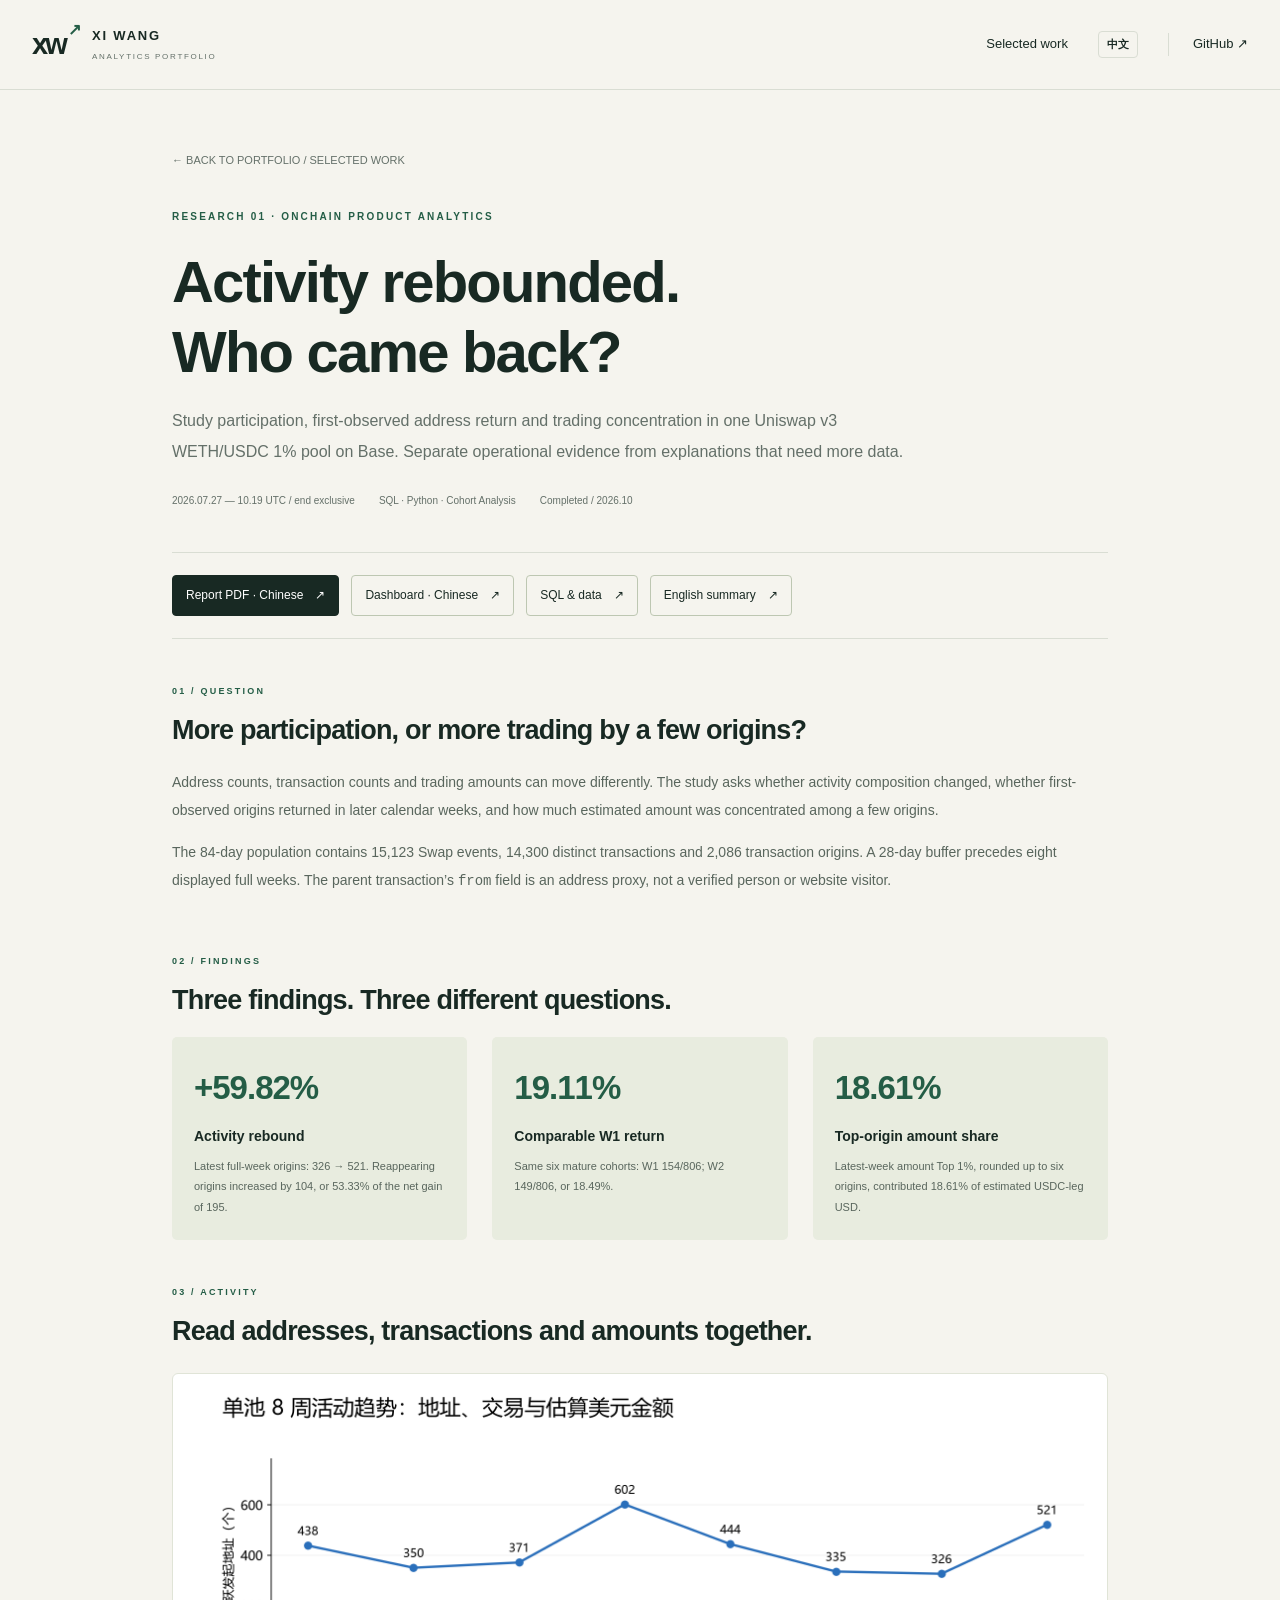
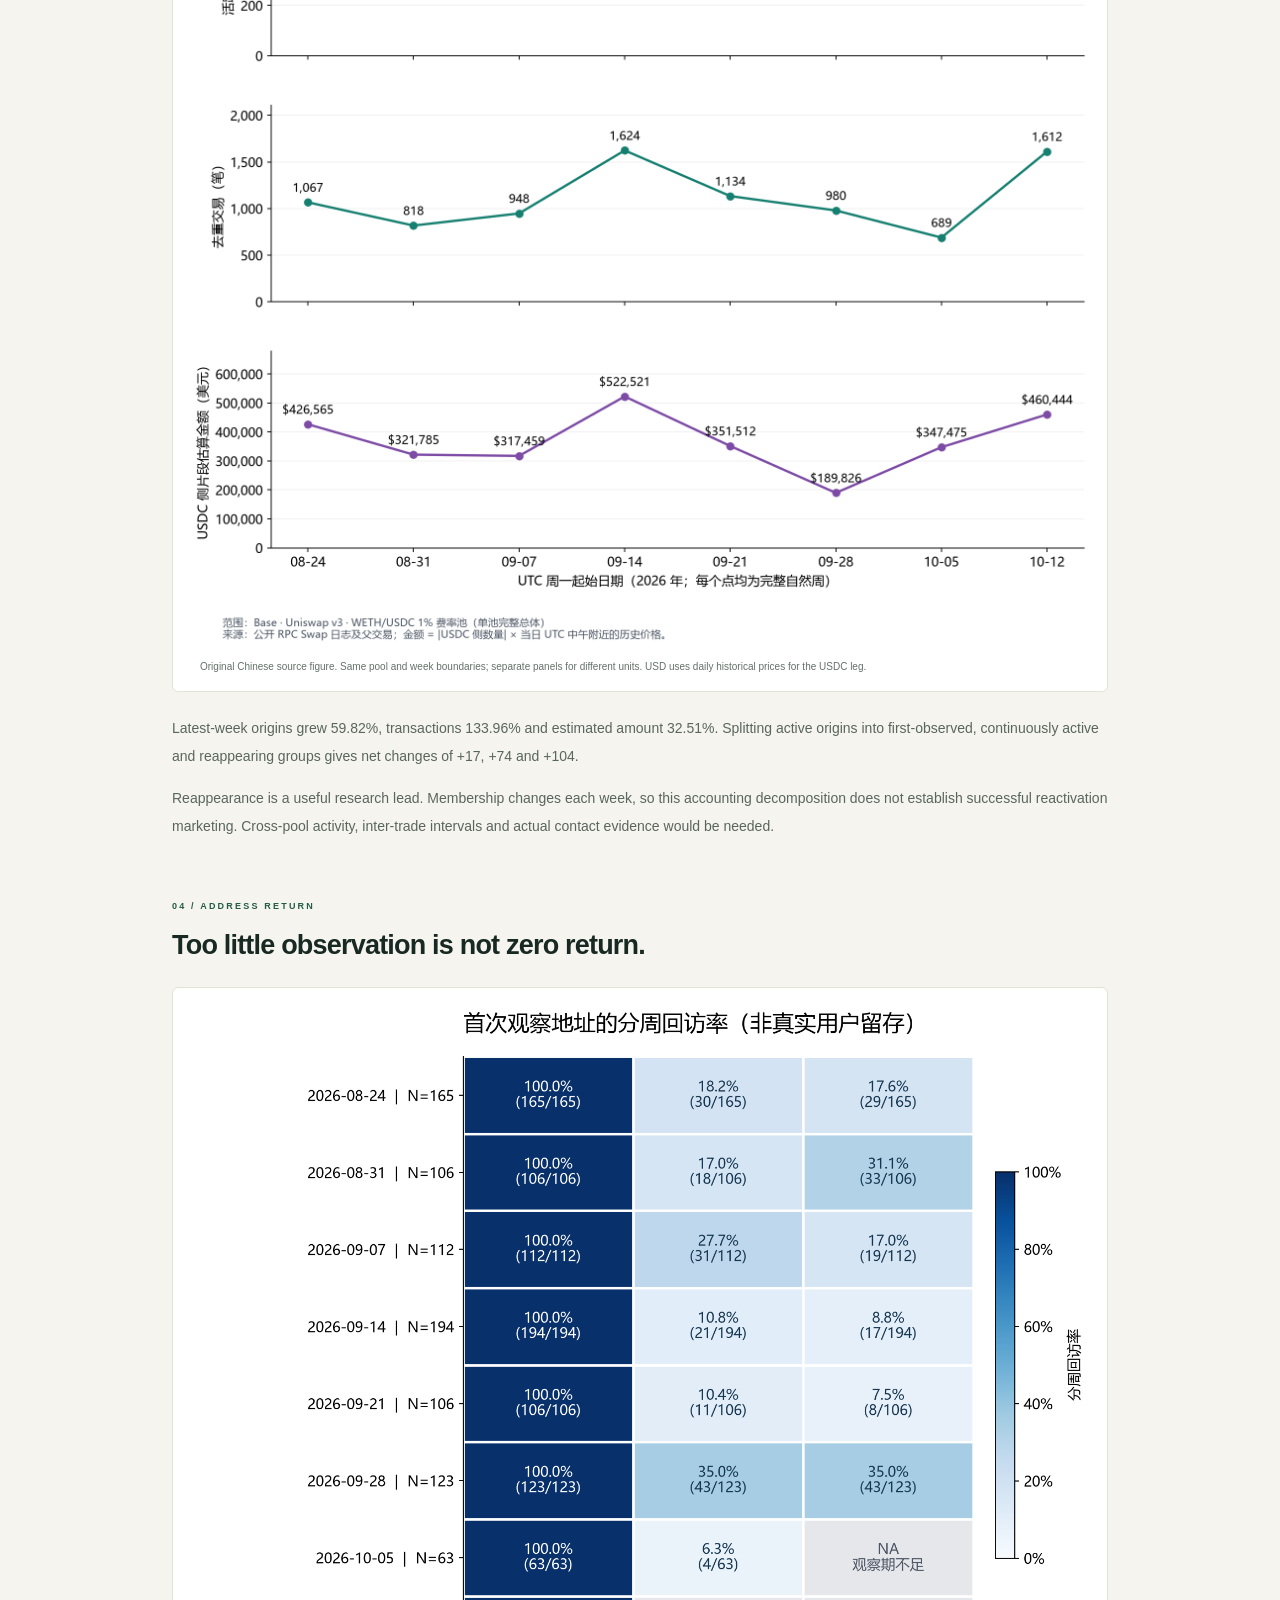
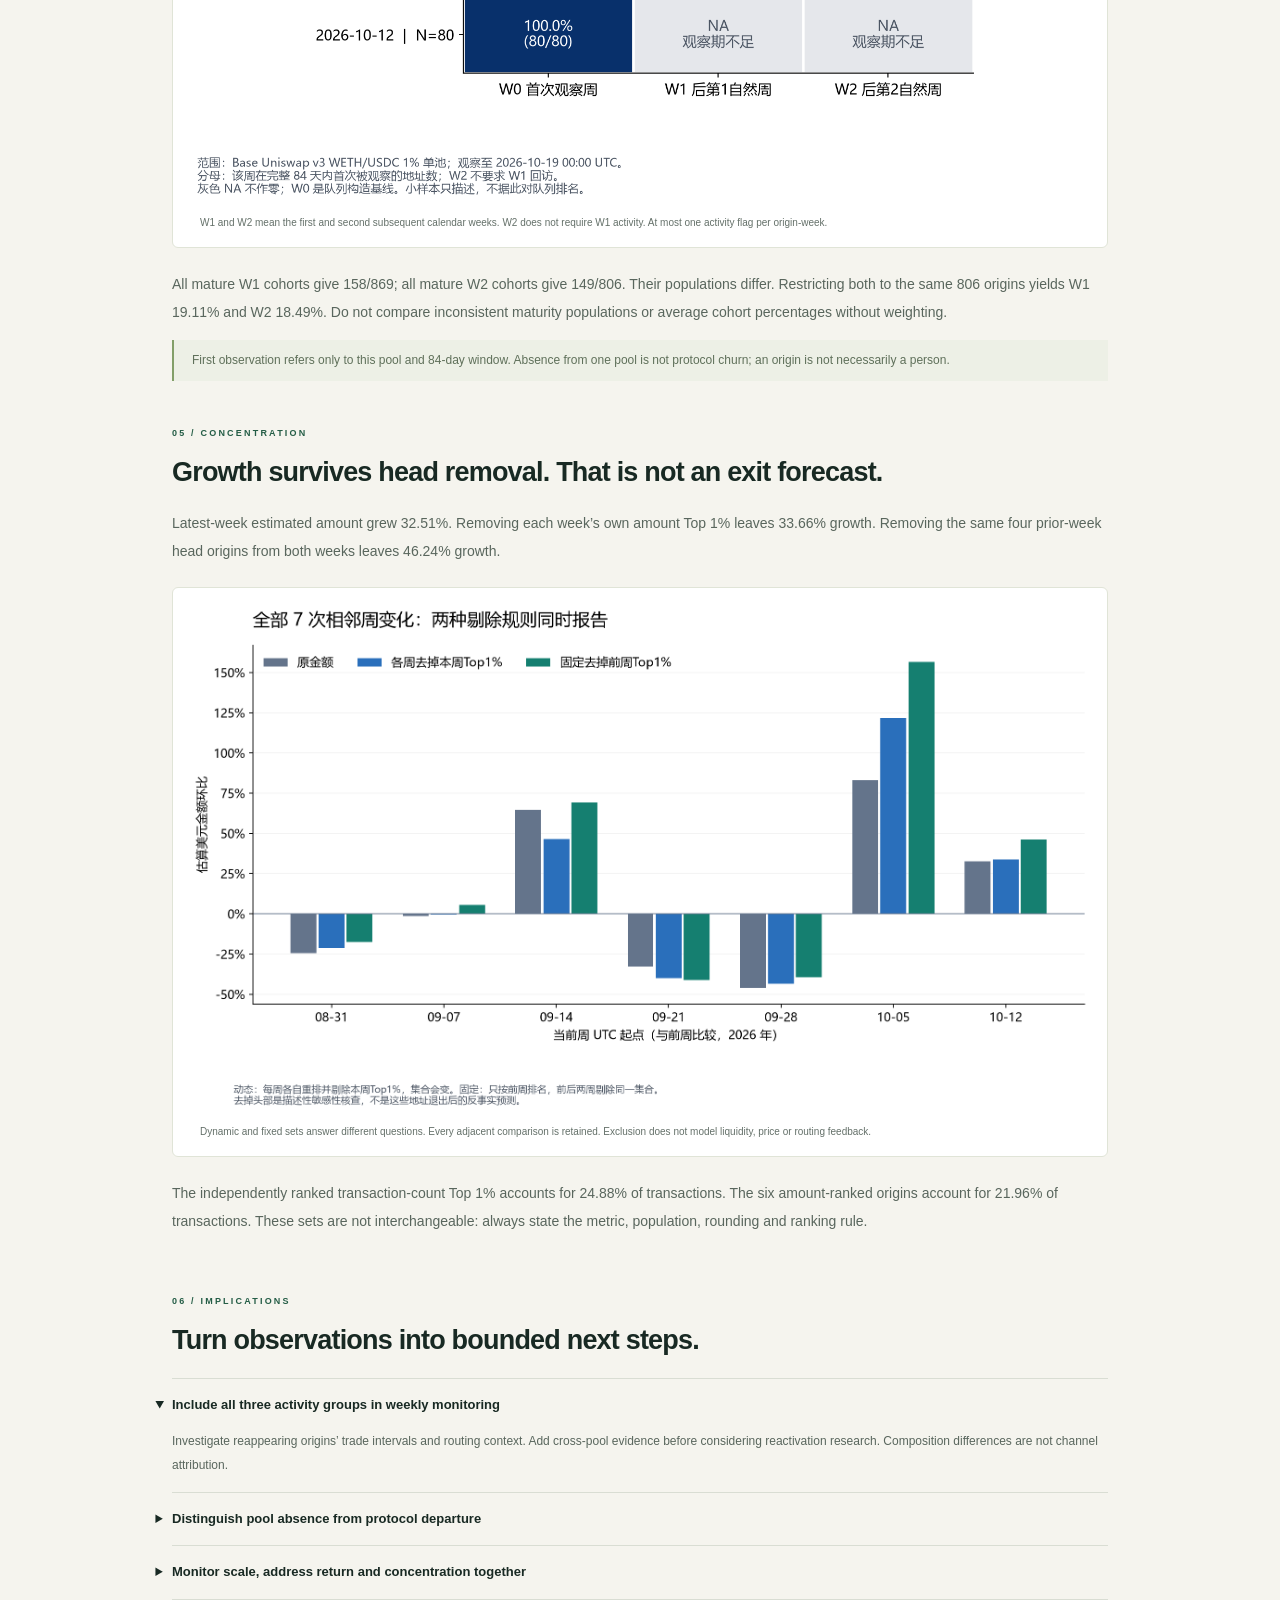
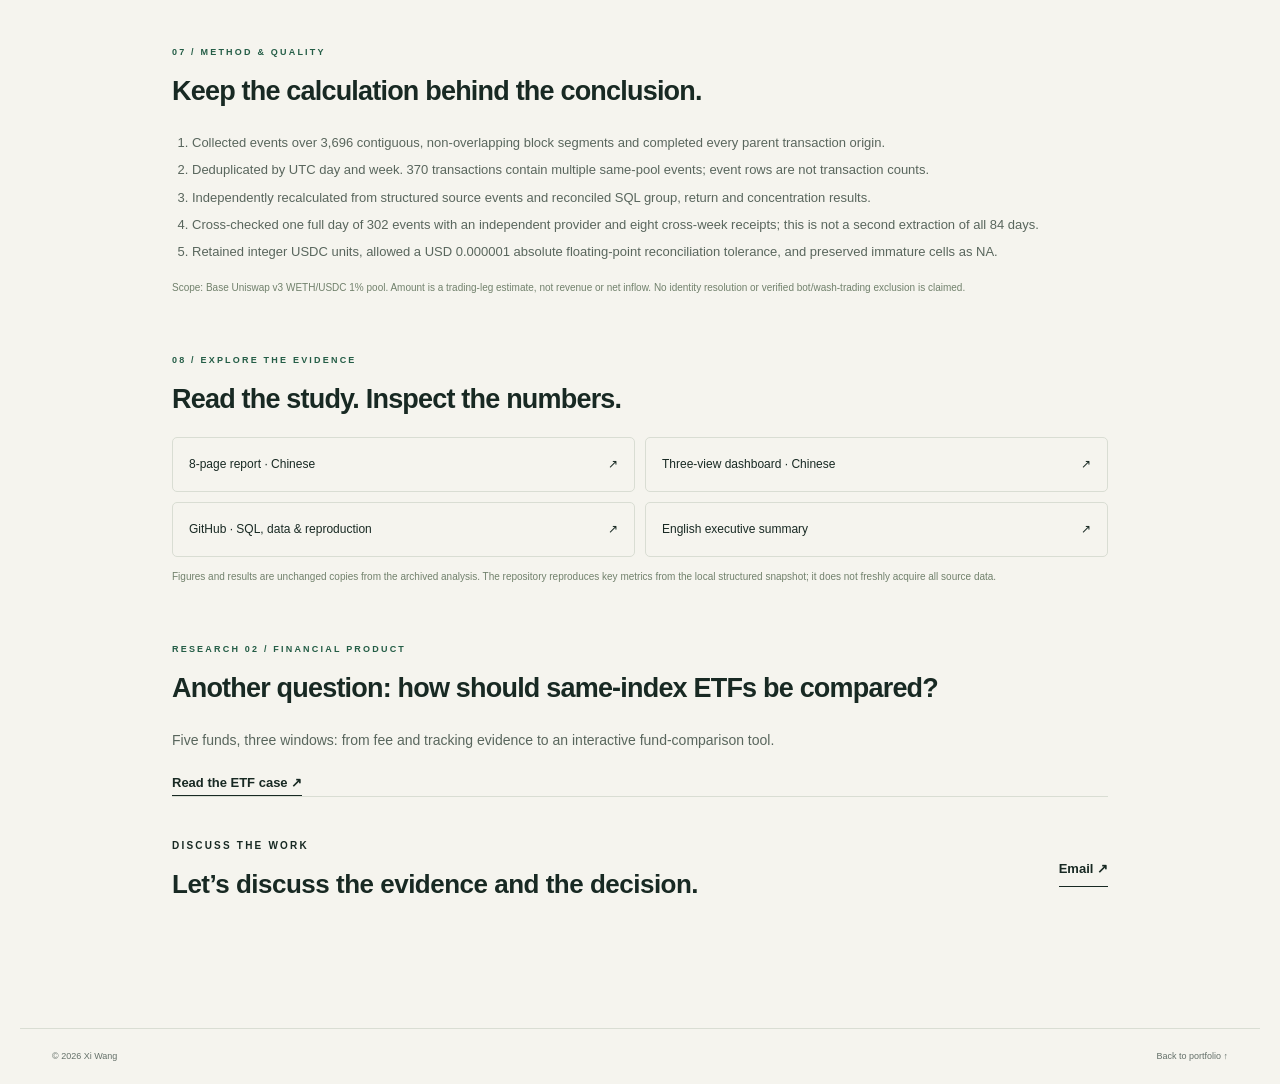
<file: case-uniswap-en.html>
<!doctype html><html lang="en"><head><meta charset="utf-8"><meta name="viewport" content="width=device-width,initial-scale=1"><meta name="description" content="Activity, address return and concentration in one Uniswap v3 pool on Base. Source-backed findings, SQL, data and an offline dashboard."><title>Uniswap Activity Analysis — Xi Wang</title><link rel="icon" href="assets/mark.svg"><link rel="stylesheet" href="assets/style.css"><script defer src="assets/app.js"></script></head><body>
<a class="skip" href="#main">Skip to content</a><header class="header"><a class="brand" href="index.html?lang=en"><span class="monogram">xw<span>↗</span></span><span>XI WANG<span class="brand-sub">ANALYTICS PORTFOLIO</span></span></a><nav><a href="index.html?lang=en#work">Selected work</a><a href="case-uniswap.html" class="case-language" lang="zh-CN">中文</a><a class="github-link" href="https://github.com/xiwang-geo" target="_blank" rel="noopener">GitHub ↗</a></nav></header>
<main class="case-wrap" id="main"><a class="back-link" href="index.html?lang=en#work">← BACK TO PORTFOLIO / SELECTED WORK</a>
<section class="case-hero"><p class="eyebrow">RESEARCH 01 · ONCHAIN PRODUCT ANALYTICS</p><h1>Activity rebounded.<br>Who came back?</h1><p class="case-deck">Study participation, first-observed address return and trading concentration in one Uniswap v3 WETH/USDC 1% pool on Base. Separate operational evidence from explanations that need more data.</p><div class="case-meta"><span>2026.07.27 — 10.19 UTC / end exclusive</span><span>SQL · Python · Cohort Analysis</span><span>Completed / 2026.10</span></div></section>
<div class="resource-bar"><a href="projects/uniswap/report.pdf" target="_blank" rel="noopener">Report PDF · Chinese <span>↗</span></a><a href="projects/uniswap/dashboard.html" target="_blank" rel="noopener">Dashboard · Chinese <span>↗</span></a><a href="https://github.com/xiwang-geo/uniswap-base-analysis">SQL &amp; data <span>↗</span></a><a href="projects/uniswap/english-summary.html" target="_blank" rel="noopener">English summary <span>↗</span></a></div>

<section class="case-section"><p class="eyebrow">01 / QUESTION</p><h2>More participation, or more trading by a few origins?</h2><p>Address counts, transaction counts and trading amounts can move differently. The study asks whether activity composition changed, whether first-observed origins returned in later calendar weeks, and how much estimated amount was concentrated among a few origins.</p><p>The 84-day population contains 15,123 Swap events, 14,300 distinct transactions and 2,086 transaction origins. A 28-day buffer precedes eight displayed full weeks. The parent transaction’s <code>from</code> field is an address proxy, not a verified person or website visitor.</p></section>

<section class="case-section"><p class="eyebrow">02 / FINDINGS</p><h2>Three findings. Three different questions.</h2><div class="finding-grid"><article class="finding"><strong>+59.82%</strong><h3>Activity rebound</h3><p>Latest full-week origins: 326 → 521. Reappearing origins increased by 104, or 53.33% of the net gain of 195.</p></article><article class="finding"><strong>19.11%</strong><h3>Comparable W1 return</h3><p>Same six mature cohorts: W1 154/806; W2 149/806, or 18.49%.</p></article><article class="finding"><strong>18.61%</strong><h3>Top-origin amount share</h3><p>Latest-week amount Top 1%, rounded up to six origins, contributed 18.61% of estimated USDC-leg USD.</p></article></div></section>

<section class="case-section"><p class="eyebrow">03 / ACTIVITY</p><h2>Read addresses, transactions and amounts together.</h2><figure class="case-figure"><img loading="lazy" src="projects/uniswap/figures/01-八周趋势分面图.png" alt="Eight-week source figure: latest week 521 active origins, 1612 transactions and USD 460443.59 in estimated trading-leg amount"><figcaption>Original Chinese source figure. Same pool and week boundaries; separate panels for different units. USD uses daily historical prices for the USDC leg.</figcaption></figure><p>Latest-week origins grew 59.82%, transactions 133.96% and estimated amount 32.51%. Splitting active origins into first-observed, continuously active and reappearing groups gives net changes of +17, +74 and +104.</p><p>Reappearance is a useful research lead. Membership changes each week, so this accounting decomposition does not establish successful reactivation marketing. Cross-pool activity, inter-trade intervals and actual contact evidence would be needed.</p></section>

<section class="case-section"><p class="eyebrow">04 / ADDRESS RETURN</p><h2>Too little observation is not zero return.</h2><figure class="case-figure"><img loading="lazy" src="projects/uniswap/figures/04-首次观察地址回访热力图.png" alt="First-observed address cohort heatmap; three immature W1/W2 cells remain NA"><figcaption>W1 and W2 mean the first and second subsequent calendar weeks. W2 does not require W1 activity. At most one activity flag per origin-week.</figcaption></figure><p>All mature W1 cohorts give 158/869; all mature W2 cohorts give 149/806. Their populations differ. Restricting both to the same 806 origins yields W1 19.11% and W2 18.49%. Do not compare inconsistent maturity populations or average cohort percentages without weighting.</p><div class="case-note">First observation refers only to this pool and 84-day window. Absence from one pool is not protocol churn; an origin is not necessarily a person.</div></section>

<section class="case-section"><p class="eyebrow">05 / CONCENTRATION</p><h2>Growth survives head removal. That is not an exit forecast.</h2><p>Latest-week estimated amount grew 32.51%. Removing each week’s own amount Top 1% leaves 33.66% growth. Removing the same four prior-week head origins from both weeks leaves 46.24% growth.</p><figure class="case-figure"><img loading="lazy" src="projects/uniswap/figures/07-两种剔除敏感性.png" alt="All seven adjacent-week comparisons showing original amount growth and dynamic versus fixed-head removal"><figcaption>Dynamic and fixed sets answer different questions. Every adjacent comparison is retained. Exclusion does not model liquidity, price or routing feedback.</figcaption></figure><p>The independently ranked transaction-count Top 1% accounts for 24.88% of transactions. The six amount-ranked origins account for 21.96% of transactions. These sets are not interchangeable: always state the metric, population, rounding and ranking rule.</p></section>

<section class="case-section"><p class="eyebrow">06 / IMPLICATIONS</p><h2>Turn observations into bounded next steps.</h2><details open><summary>Include all three activity groups in weekly monitoring</summary><p>Investigate reappearing origins’ trade intervals and routing context. Add cross-pool evidence before considering reactivation research. Composition differences are not channel attribution.</p></details><details><summary>Distinguish pool absence from protocol departure</summary><p>Check other pools, fees and failed transactions, then use an authorized product funnel to investigate experience. These address cohorts are not user-level seven-day product retention.</p></details><details><summary>Monitor scale, address return and concentration together</summary><p>Track activity, mature return cohorts and amount/count concentration, retaining both sensitivity rules. No operational experiment or measured causal improvement was established.</p></details></section>

<section class="case-section"><p class="eyebrow">07 / METHOD &amp; QUALITY</p><h2>Keep the calculation behind the conclusion.</h2><ol class="method-list"><li>Collected events over 3,696 contiguous, non-overlapping block segments and completed every parent transaction origin.</li><li>Deduplicated by UTC day and week. 370 transactions contain multiple same-pool events; event rows are not transaction counts.</li><li>Independently recalculated from structured source events and reconciled SQL group, return and concentration results.</li><li>Cross-checked one full day of 302 events with an independent provider and eight cross-week receipts; this is not a second extraction of all 84 days.</li><li>Retained integer USDC units, allowed a USD 0.000001 absolute floating-point reconciliation tolerance, and preserved immature cells as NA.</li></ol><p class="project-note">Scope: Base Uniswap v3 WETH/USDC 1% pool. Amount is a trading-leg estimate, not revenue or net inflow. No identity resolution or verified bot/wash-trading exclusion is claimed.</p></section>

<section class="case-section" id="evidence"><p class="eyebrow">08 / EXPLORE THE EVIDENCE</p><h2>Read the study. Inspect the numbers.</h2><div class="source-grid"><a href="projects/uniswap/report.pdf" target="_blank" rel="noopener">8-page report · Chinese <span>↗</span></a><a href="projects/uniswap/dashboard.html" target="_blank" rel="noopener">Three-view dashboard · Chinese <span>↗</span></a><a href="https://github.com/xiwang-geo/uniswap-base-analysis">GitHub · SQL, data &amp; reproduction <span>↗</span></a><a href="projects/uniswap/english-summary.html">English executive summary <span>↗</span></a></div><p class="project-note">Figures and results are unchanged copies from the archived analysis. The repository reproduces key metrics from the local structured snapshot; it does not freshly acquire all source data.</p></section>
<section class="case-section"><p class="eyebrow">RESEARCH 02 / FINANCIAL PRODUCT</p><h2>Another question: how should same-index ETFs be compared?</h2><p>Five funds, three windows: from fee and tracking evidence to an interactive fund-comparison tool.</p><a class="text-link" href="case-etf-en.html">Read the ETF case ↗</a></section><div class="contact"><div><p class="eyebrow">DISCUSS THE WORK</p><h2>Let’s discuss the evidence and the decision.</h2></div><a class="text-link" href="mailto:xiwang.geo@outlook.com">Email ↗</a></div>
</main><footer class="wrap footer"><span>© 2026 Xi Wang</span><a href="index.html?lang=en">Back to portfolio ↑</a></footer></body></html>
</file>
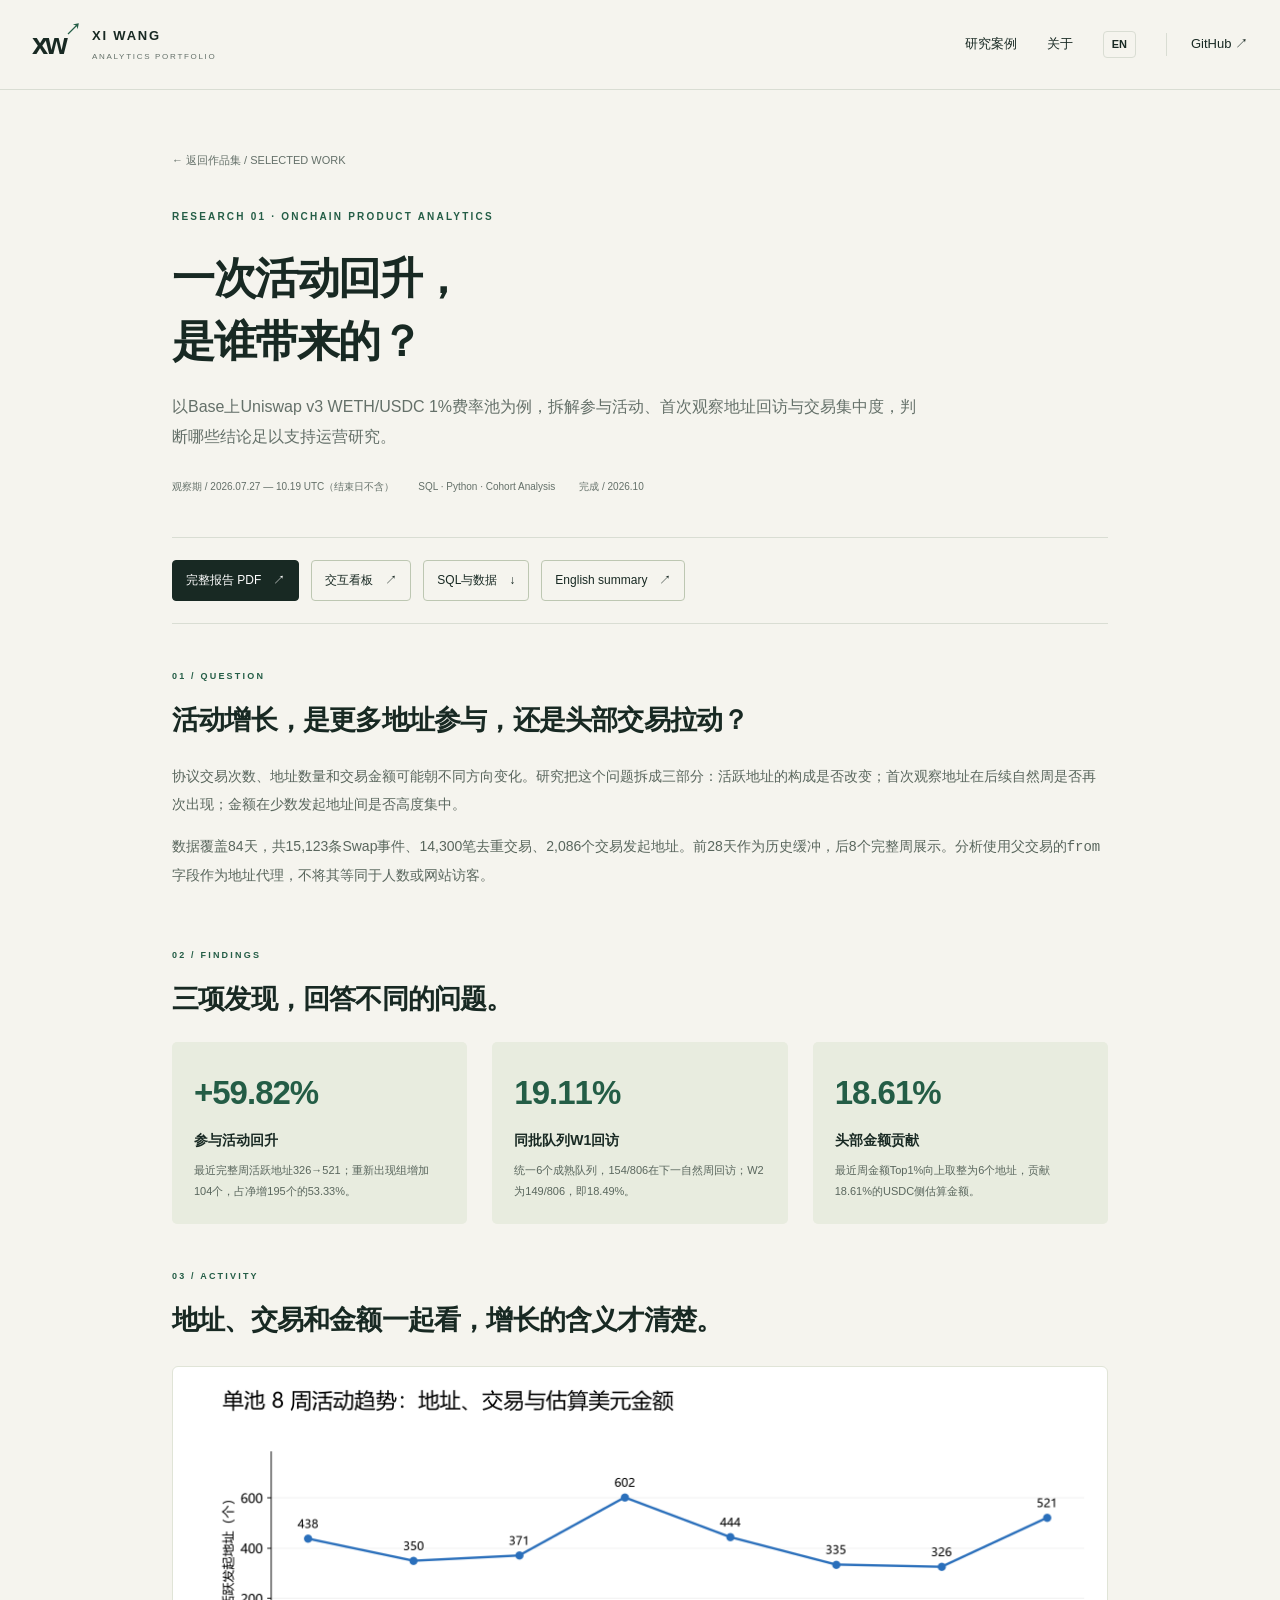
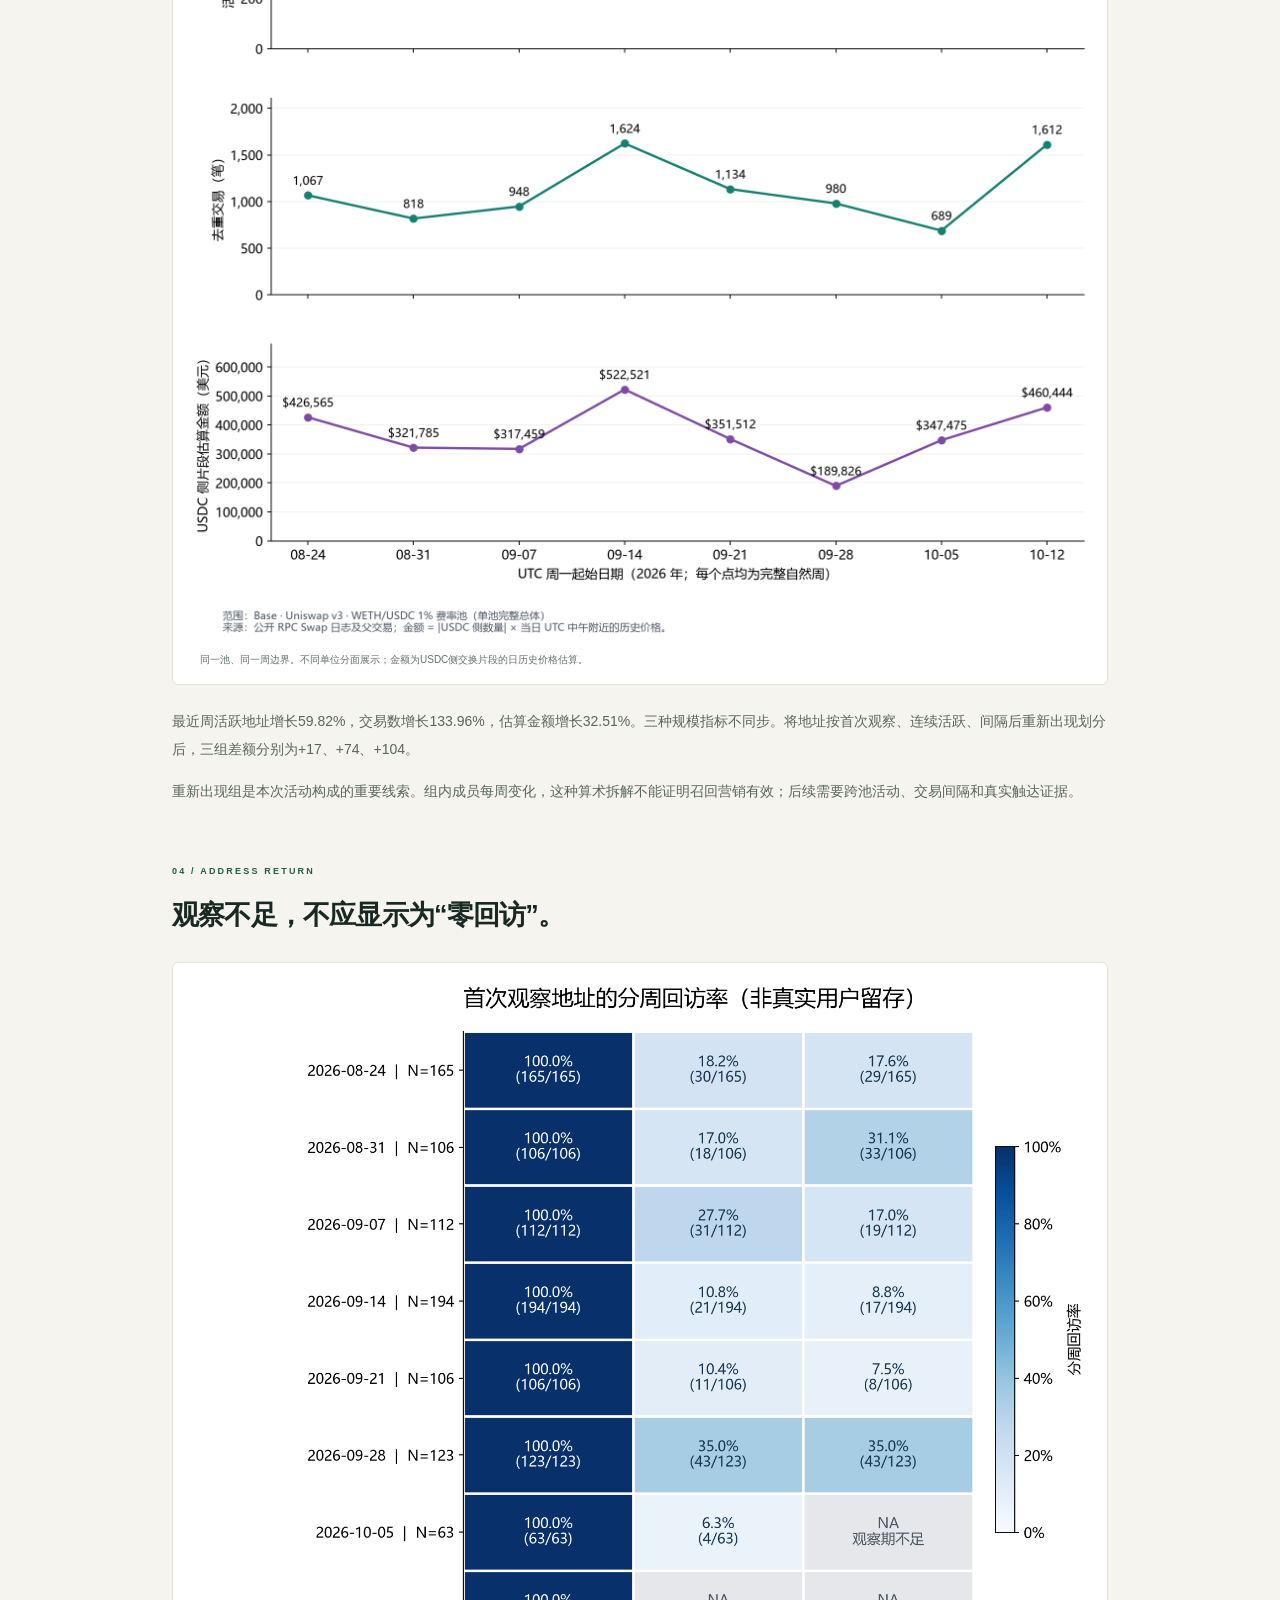
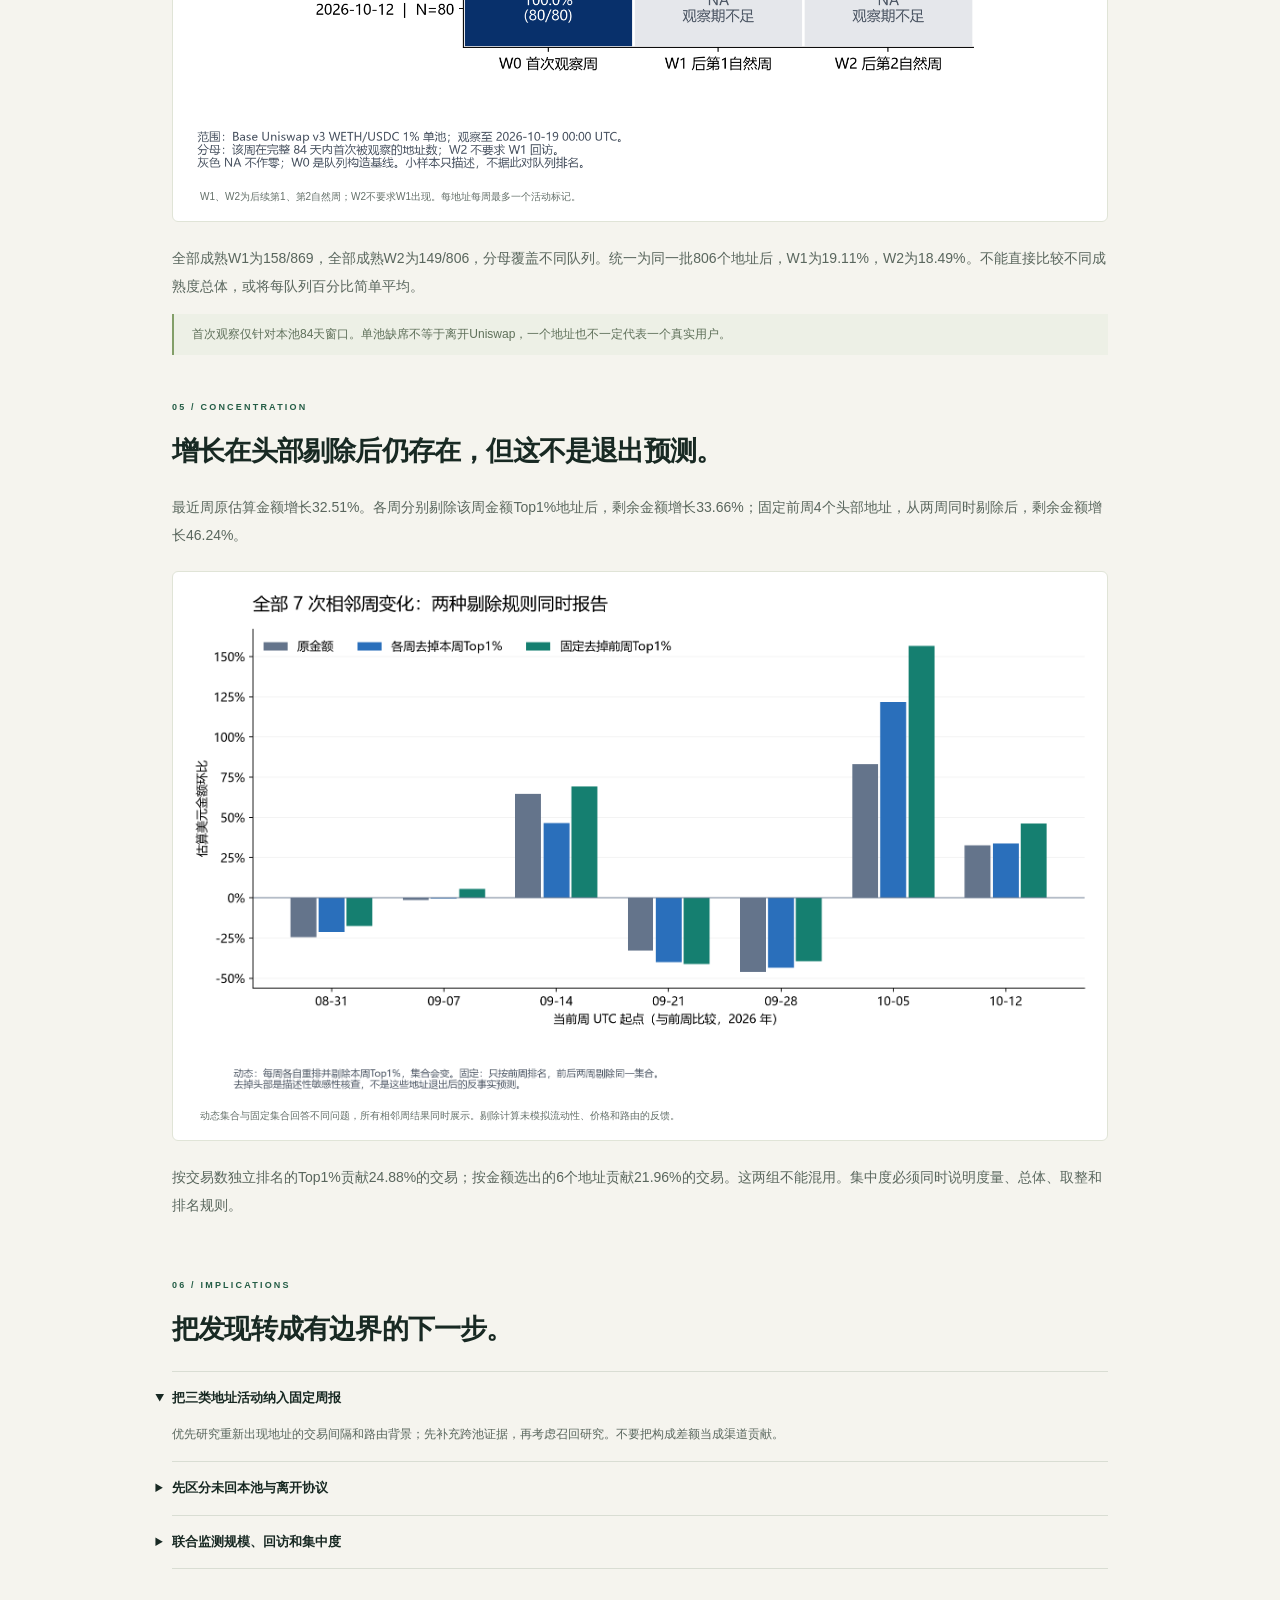
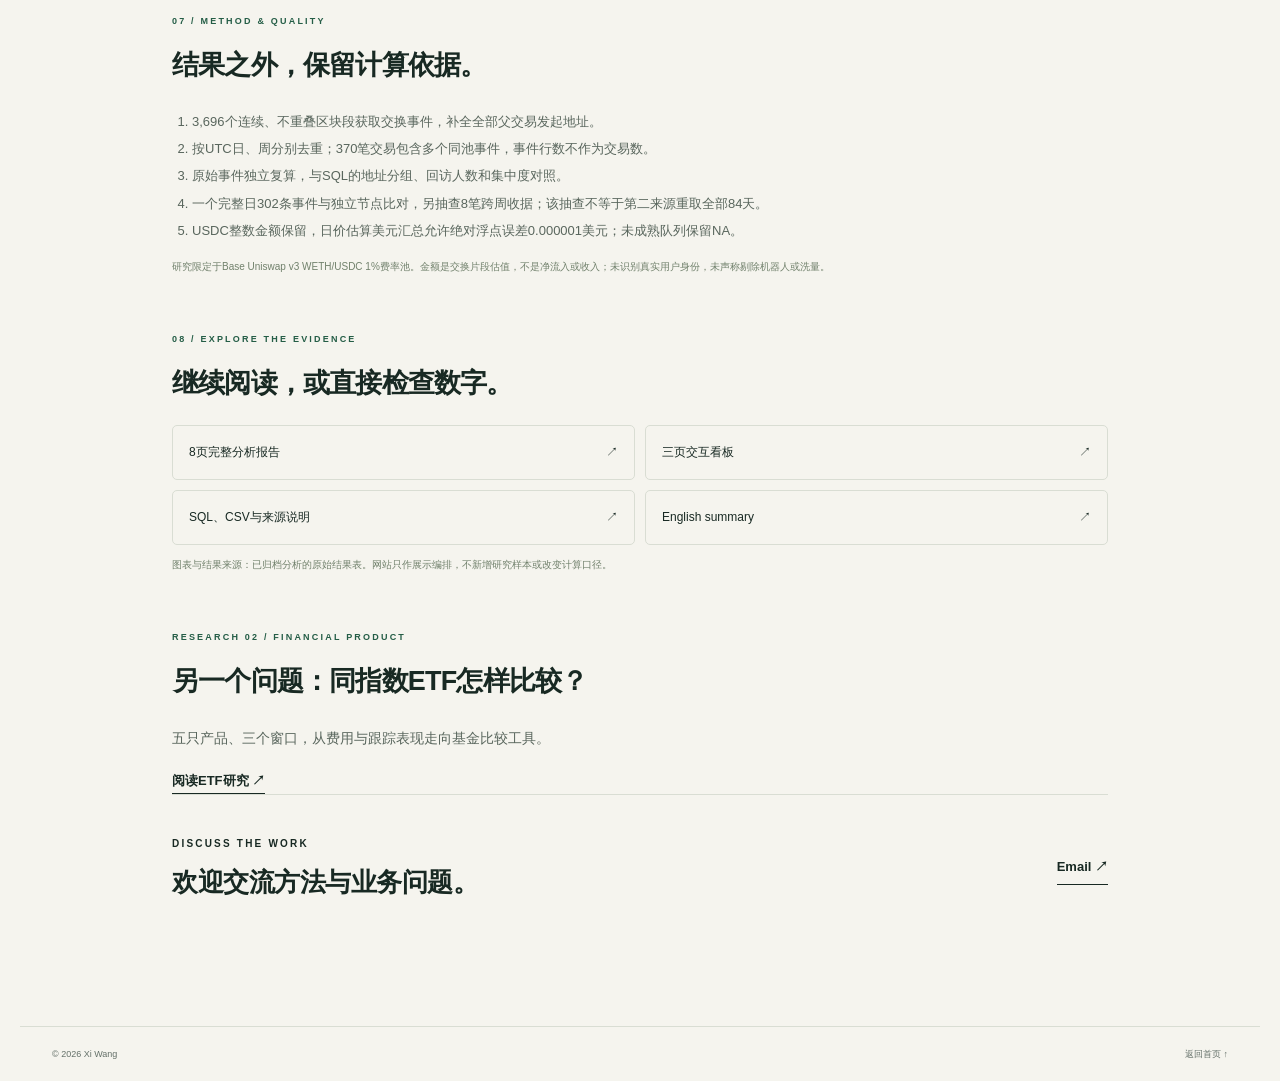
<file: case-uniswap.html>
<!doctype html><html lang="zh-CN"><head><meta charset="utf-8"><meta name="viewport" content="width=device-width,initial-scale=1"><meta name="description" content="Base链Uniswap v3 WETH/USDC 1%单池的活跃、地址回访和金额集中度研究。真实数据、分析报告、SQL与离线看板。"><title>Uniswap研究案例 — Xi Wang</title><link rel="icon" href="assets/mark.svg"><link rel="stylesheet" href="assets/style.css"><script defer src="assets/app.js"></script></head><body>
<a class="skip" href="#main">跳转到内容</a><header class="header"><a class="brand" href="index.html"><span class="monogram">xw<span>↗</span></span><span>XI WANG<span class="brand-sub">ANALYTICS PORTFOLIO</span></span></a><nav><a href="index.html#work">研究案例</a><a href="index.html#about">关于</a><a href="case-uniswap-en.html" class="case-language" lang="en">EN</a><a class="github-link" href="https://github.com/xiwang-geo" target="_blank" rel="noopener">GitHub ↗</a></nav></header>
<main class="case-wrap" id="main"><a class="back-link" href="index.html#work">← 返回作品集 / SELECTED WORK</a>
<section class="case-hero"><p class="eyebrow">RESEARCH 01 · ONCHAIN PRODUCT ANALYTICS</p><h1>一次活动回升，<br>是谁带来的？</h1><p class="case-deck">以Base上Uniswap v3 WETH/USDC 1%费率池为例，拆解参与活动、首次观察地址回访与交易集中度，判断哪些结论足以支持运营研究。</p><div class="case-meta"><span>观察期 / 2026.07.27 — 10.19 UTC（结束日不含）</span><span>SQL · Python · Cohort Analysis</span><span>完成 / 2026.10</span></div></section>
<div class="resource-bar"><a href="projects/uniswap/report.pdf" target="_blank" rel="noopener">完整报告 PDF <span>↗</span></a><a href="projects/uniswap/dashboard.html" target="_blank" rel="noopener">交互看板 <span>↗</span></a><a href="#evidence">SQL与数据 <span>↓</span></a><a href="projects/uniswap/english-summary.html" target="_blank" rel="noopener">English summary <span>↗</span></a></div>

<section class="case-section"><p class="eyebrow">01 / QUESTION</p><h2>活动增长，是更多地址参与，还是头部交易拉动？</h2><p>协议交易次数、地址数量和交易金额可能朝不同方向变化。研究把这个问题拆成三部分：活跃地址的构成是否改变；首次观察地址在后续自然周是否再次出现；金额在少数发起地址间是否高度集中。</p><p>数据覆盖84天，共15,123条Swap事件、14,300笔去重交易、2,086个交易发起地址。前28天作为历史缓冲，后8个完整周展示。分析使用父交易的<code>from</code>字段作为地址代理，不将其等同于人数或网站访客。</p></section>

<section class="case-section"><p class="eyebrow">02 / FINDINGS</p><h2>三项发现，回答不同的问题。</h2><div class="finding-grid"><article class="finding"><strong>+59.82%</strong><h3>参与活动回升</h3><p>最近完整周活跃地址326→521；重新出现组增加104个，占净增195个的53.33%。</p></article><article class="finding"><strong>19.11%</strong><h3>同批队列W1回访</h3><p>统一6个成熟队列，154/806在下一自然周回访；W2为149/806，即18.49%。</p></article><article class="finding"><strong>18.61%</strong><h3>头部金额贡献</h3><p>最近周金额Top1%向上取整为6个地址，贡献18.61%的USDC侧估算金额。</p></article></div></section>

<section class="case-section"><p class="eyebrow">03 / ACTIVITY</p><h2>地址、交易和金额一起看，增长的含义才清楚。</h2><figure class="case-figure"><img loading="lazy" src="projects/uniswap/figures/01-八周趋势分面图.png" alt="8周趋势：最近周活跃地址521，去重交易1612，USDC侧估算美元金额460443.59"><figcaption>同一池、同一周边界。不同单位分面展示；金额为USDC侧交换片段的日历史价格估算。</figcaption></figure><p>最近周活跃地址增长59.82%，交易数增长133.96%，估算金额增长32.51%。三种规模指标不同步。将地址按首次观察、连续活跃、间隔后重新出现划分后，三组差额分别为+17、+74、+104。</p><p>重新出现组是本次活动构成的重要线索。组内成员每周变化，这种算术拆解不能证明召回营销有效；后续需要跨池活动、交易间隔和真实触达证据。</p></section>

<section class="case-section"><p class="eyebrow">04 / ADDRESS RETURN</p><h2>观察不足，不应显示为“零回访”。</h2><figure class="case-figure"><img loading="lazy" src="projects/uniswap/figures/04-首次观察地址回访热力图.png" alt="首次观察地址队列热力图，最新队列3个未成熟W1/W2单元格保留NA"><figcaption>W1、W2为后续第1、第2自然周；W2不要求W1出现。每地址每周最多一个活动标记。</figcaption></figure><p>全部成熟W1为158/869，全部成熟W2为149/806，分母覆盖不同队列。统一为同一批806个地址后，W1为19.11%，W2为18.49%。不能直接比较不同成熟度总体，或将每队列百分比简单平均。</p><div class="case-note">首次观察仅针对本池84天窗口。单池缺席不等于离开Uniswap，一个地址也不一定代表一个真实用户。</div></section>

<section class="case-section"><p class="eyebrow">05 / CONCENTRATION</p><h2>增长在头部剔除后仍存在，但这不是退出预测。</h2><p>最近周原估算金额增长32.51%。各周分别剔除该周金额Top1%地址后，剩余金额增长33.66%；固定前周4个头部地址，从两周同时剔除后，剩余金额增长46.24%。</p><figure class="case-figure"><img loading="lazy" src="projects/uniswap/figures/07-两种剔除敏感性.png" alt="全部7次相邻周比较同时报告原金额、动态剔除及固定前周头部剔除的金额环比"><figcaption>动态集合与固定集合回答不同问题，所有相邻周结果同时展示。剔除计算未模拟流动性、价格和路由的反馈。</figcaption></figure><p>按交易数独立排名的Top1%贡献24.88%的交易；按金额选出的6个地址贡献21.96%的交易。这两组不能混用。集中度必须同时说明度量、总体、取整和排名规则。</p></section>

<section class="case-section"><p class="eyebrow">06 / IMPLICATIONS</p><h2>把发现转成有边界的下一步。</h2><details open><summary>把三类地址活动纳入固定周报</summary><p>优先研究重新出现地址的交易间隔和路由背景；先补充跨池证据，再考虑召回研究。不要把构成差额当成渠道贡献。</p></details><details><summary>先区分未回本池与离开协议</summary><p>补充同协议其他池的活动，再结合费用、失败交易及授权产品漏斗研究体验问题。当前地址队列不是产品用户级7日留存。</p></details><details><summary>联合监测规模、回访和集中度</summary><p>同时呈现活跃地址、成熟回访、金额与交易数集中度，并保留两种敏感性规则。没有运行运营实验，建议尚无因果效果验证。</p></details></section>

<section class="case-section"><p class="eyebrow">07 / METHOD & QUALITY</p><h2>结果之外，保留计算依据。</h2><ol class="method-list"><li>3,696个连续、不重叠区块段获取交换事件，补全全部父交易发起地址。</li><li>按UTC日、周分别去重；370笔交易包含多个同池事件，事件行数不作为交易数。</li><li>原始事件独立复算，与SQL的地址分组、回访人数和集中度对照。</li><li>一个完整日302条事件与独立节点比对，另抽查8笔跨周收据；该抽查不等于第二来源重取全部84天。</li><li>USDC整数金额保留，日价估算美元汇总允许绝对浮点误差0.000001美元；未成熟队列保留NA。</li></ol><p class="project-note">研究限定于Base Uniswap v3 WETH/USDC 1%费率池。金额是交换片段估值，不是净流入或收入；未识别真实用户身份，未声称剔除机器人或洗量。</p></section>

<section class="case-section" id="evidence"><p class="eyebrow">08 / EXPLORE THE EVIDENCE</p><h2>继续阅读，或直接检查数字。</h2><div class="source-grid"><a href="projects/uniswap/report.pdf" target="_blank" rel="noopener">8页完整分析报告 <span>↗</span></a><a href="projects/uniswap/dashboard.html" target="_blank" rel="noopener">三页交互看板 <span>↗</span></a><a href="projects/uniswap/evidence.html">SQL、CSV与来源说明 <span>↗</span></a><a href="projects/uniswap/english-summary.html">English summary <span>↗</span></a></div><p class="project-note">图表与结果来源：已归档分析的原始结果表。网站只作展示编排，不新增研究样本或改变计算口径。</p></section>
<section class="case-section"><p class="eyebrow">RESEARCH 02 / FINANCIAL PRODUCT</p><h2>另一个问题：同指数ETF怎样比较？</h2><p>五只产品、三个窗口，从费用与跟踪表现走向基金比较工具。</p><a class="text-link" href="case-etf.html">阅读ETF研究 ↗</a></section><div class="contact"><div><p class="eyebrow">DISCUSS THE WORK</p><h2>欢迎交流方法与业务问题。</h2></div><a class="text-link" href="mailto:xiwang.geo@outlook.com">Email ↗</a></div>
</main><footer class="wrap footer"><span>© 2026 Xi Wang</span><a href="index.html">返回首页 ↑</a></footer></body></html>
</file>
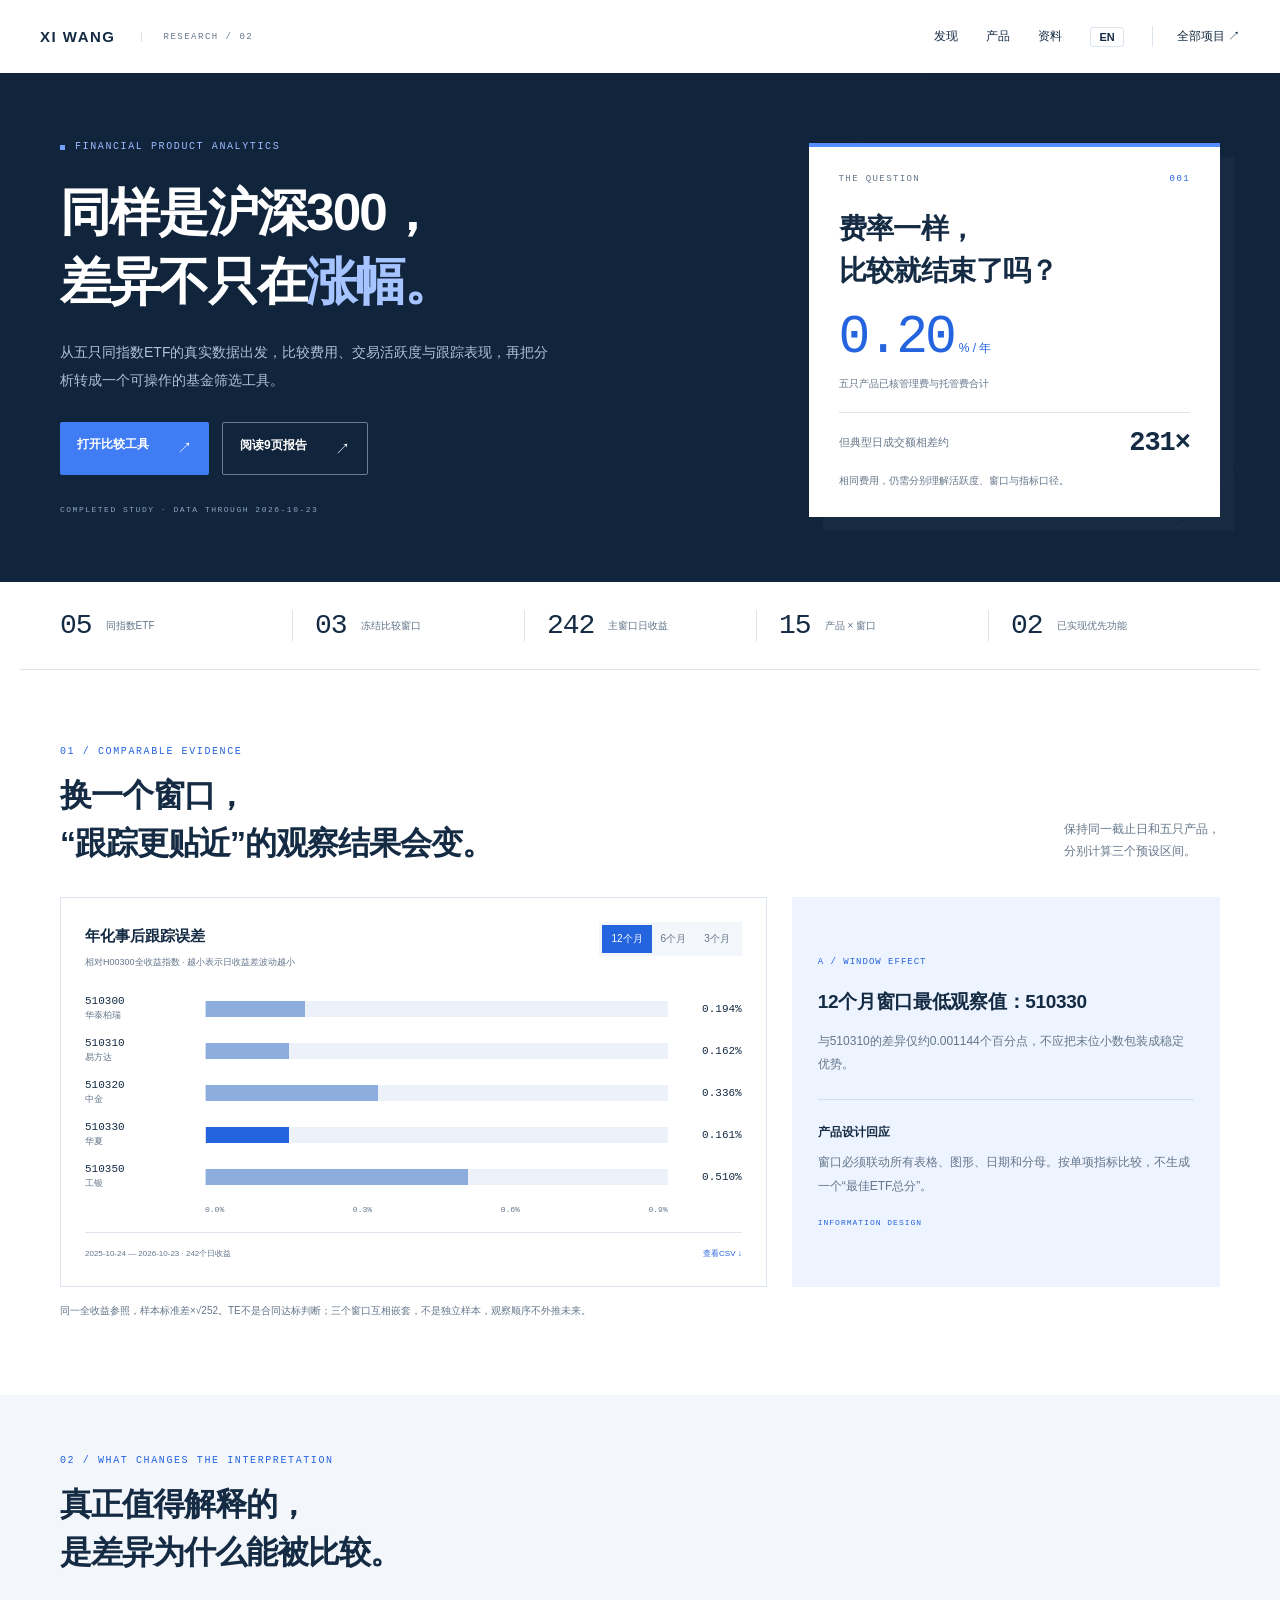
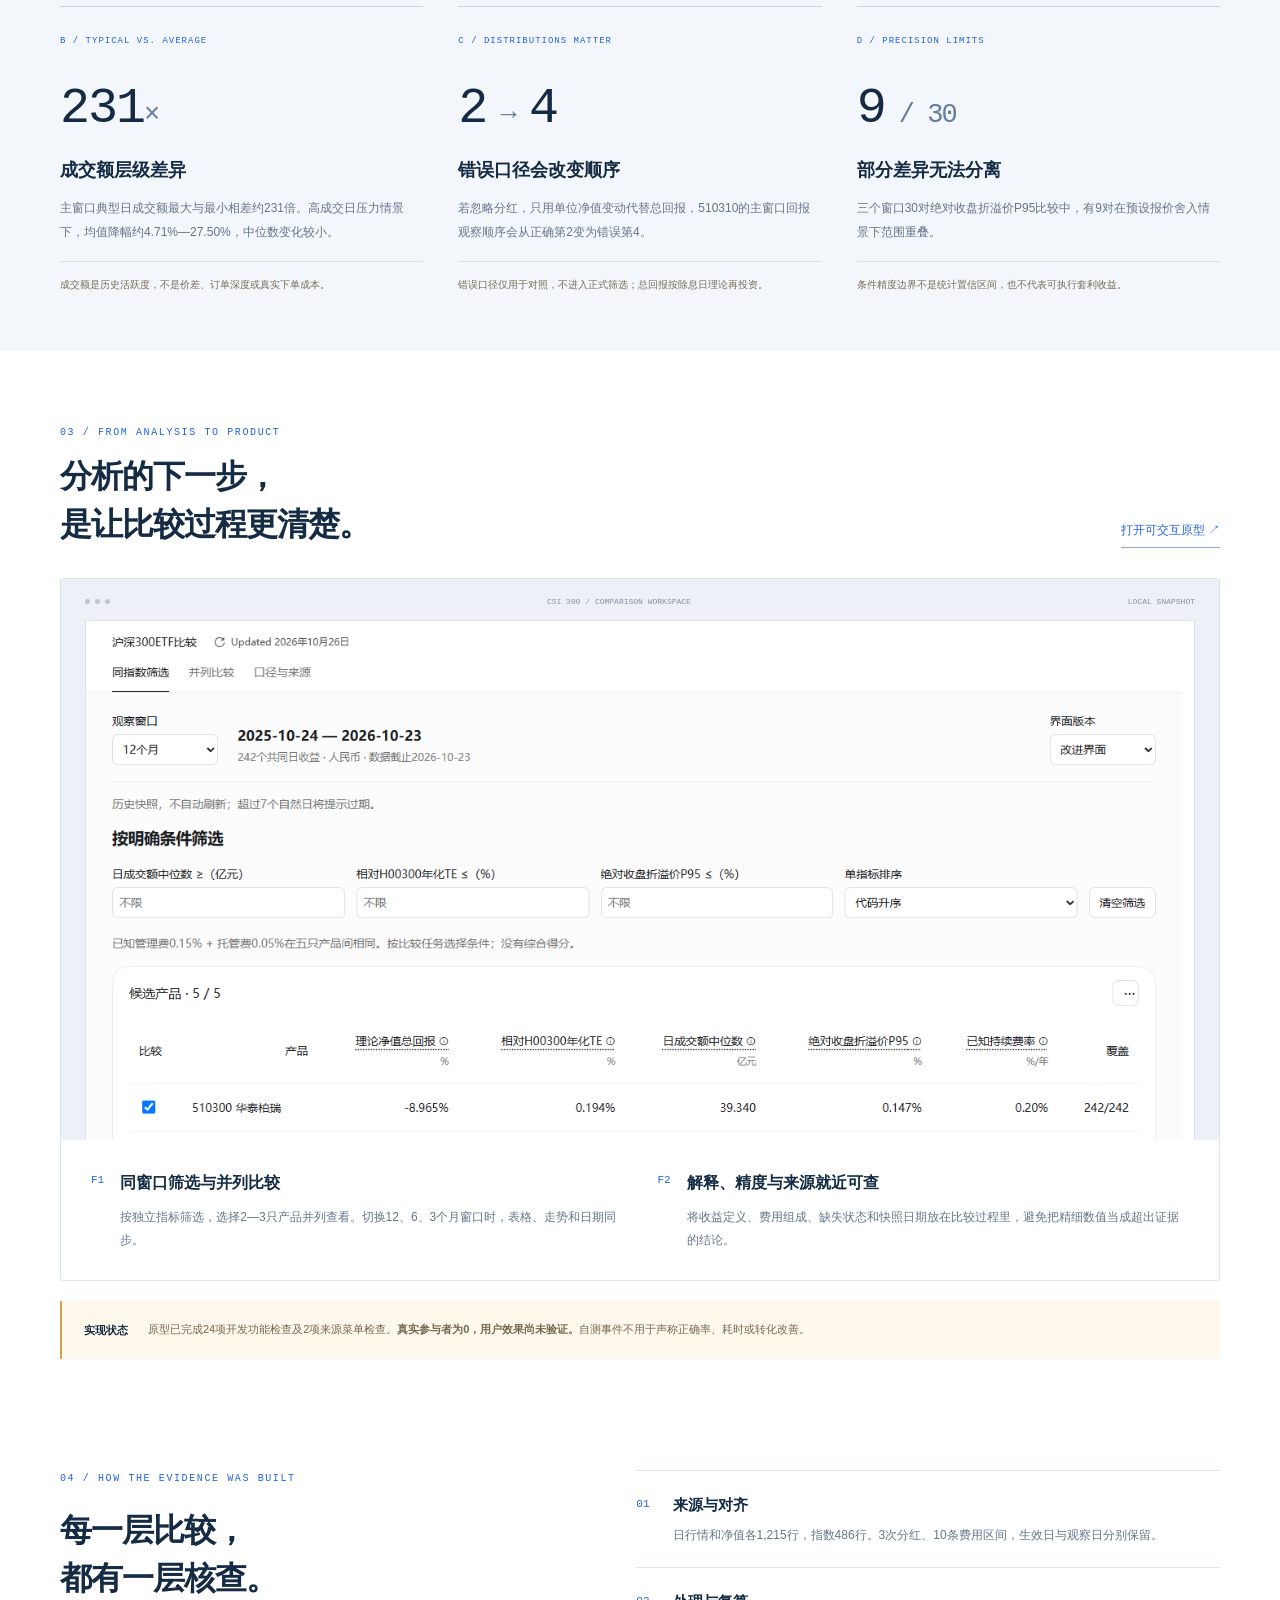
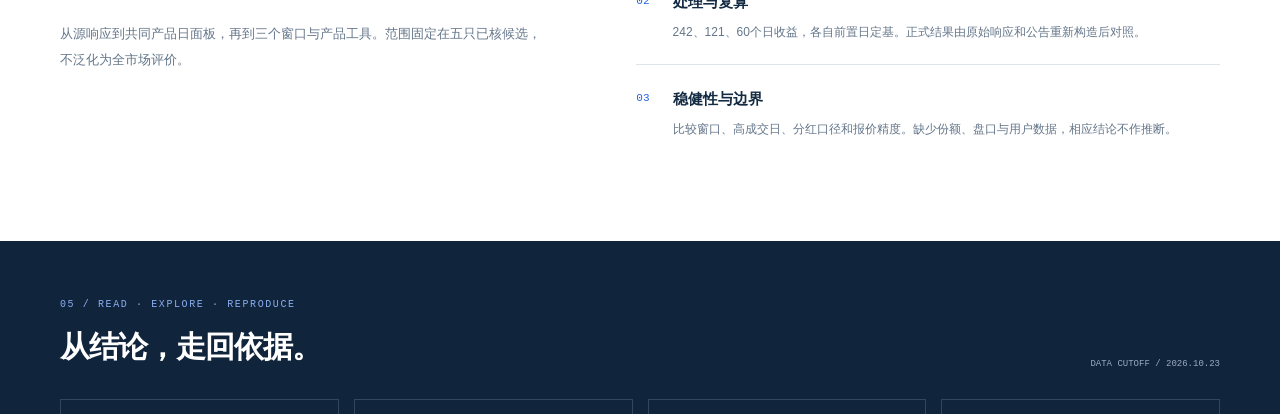
<file: research-etf.html>
<!doctype html><html lang="zh-CN"><head><meta charset="utf-8"><meta http-equiv="refresh" content="0;url=case-etf.html"><meta name="viewport" content="width=device-width,initial-scale=1"><title>ETF研究已完成</title></head><body><p>ETF研究与原型已完成，<a href="case-etf.html">打开正式项目页面</a>。</p></body></html>
</file>
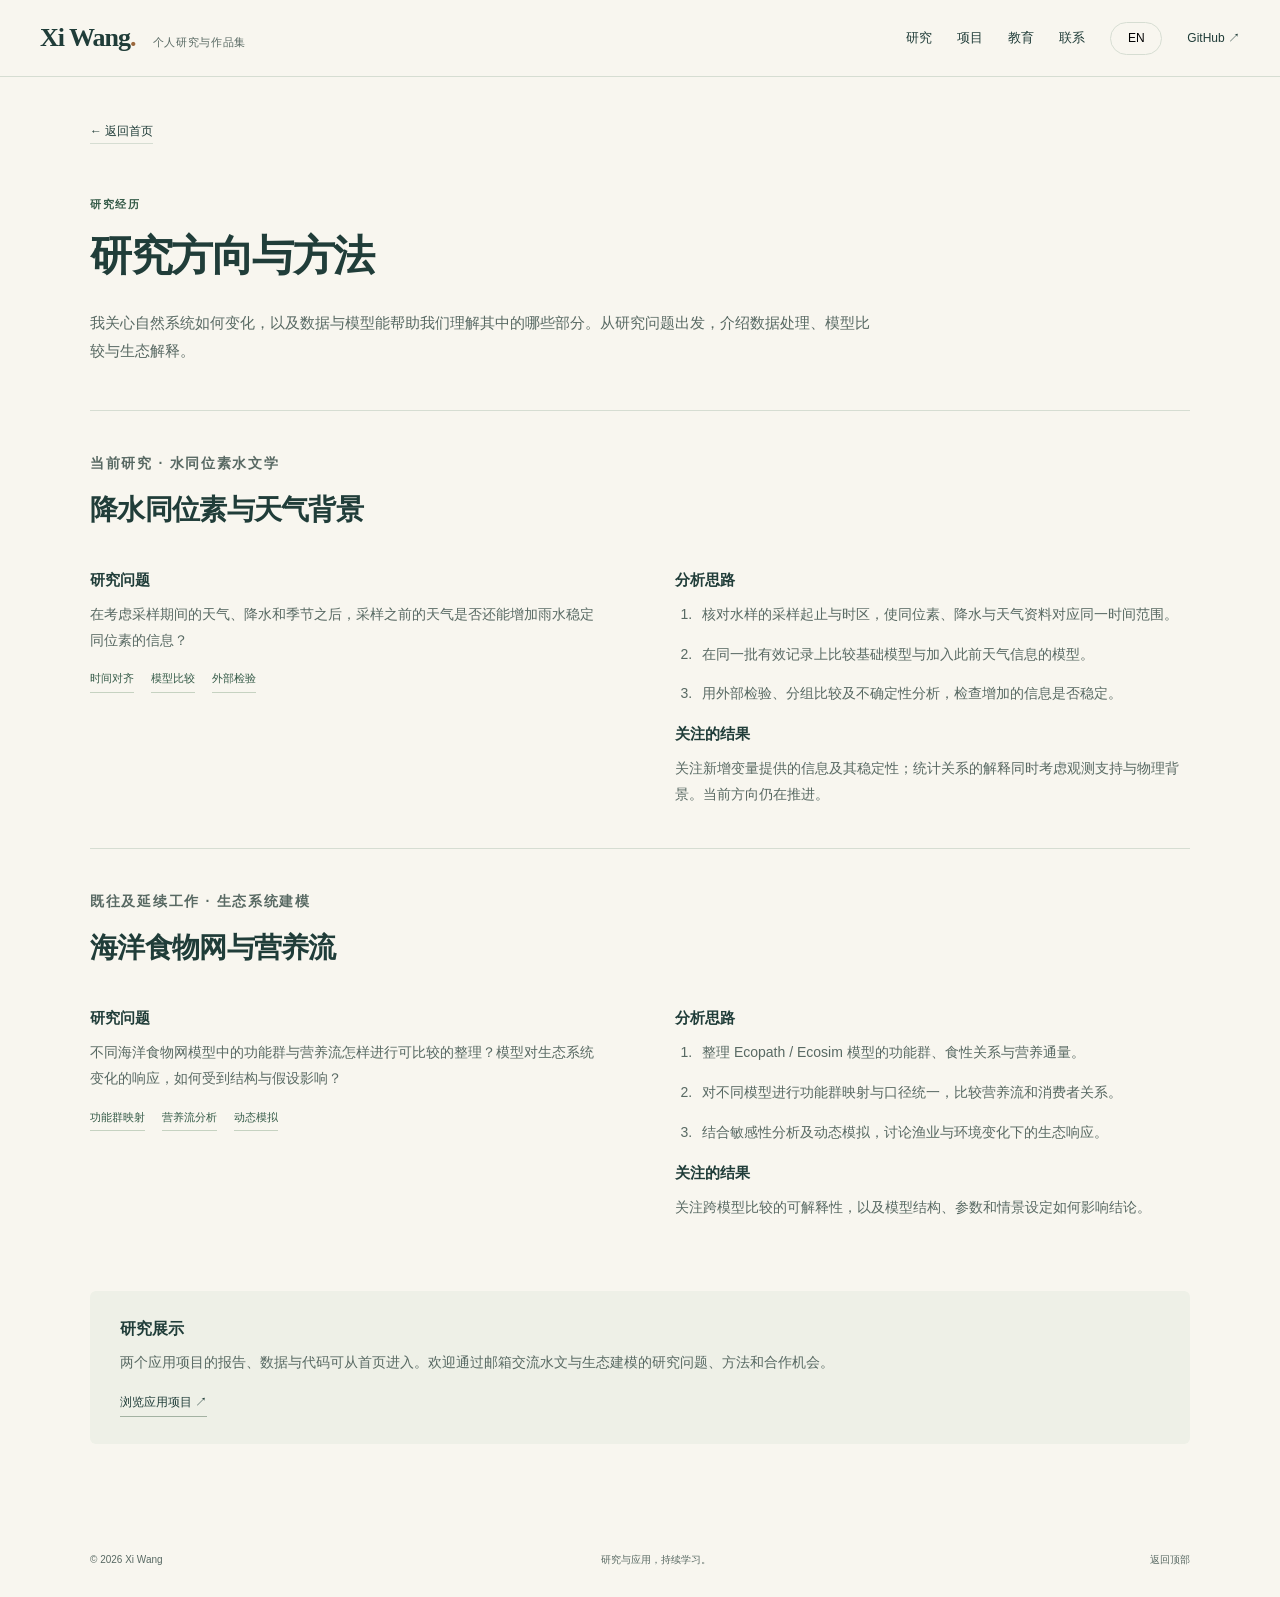
<file: research.html>
<!doctype html><html lang="zh-CN"><head><meta charset="utf-8"><meta name="viewport" content="width=device-width,initial-scale=1"><meta name="description" content="王曦的个人研究与作品集：水同位素水文学、海洋食物网建模，以及金融、商业与产品数据分析。"><meta name="theme-color" content="#f8f6ef"><title>研究方向与方法｜Xi Wang</title><link rel="icon" href="assets/mark.svg" type="image/svg+xml"><link rel="stylesheet" href="academic/site.css"><script defer src="academic/site.js"></script></head><body><a class="skip" href="#main" data-text="skip">跳转到内容</a><div id="top"></div><header class="site-header"><a class="brand" href="index.html" data-home-link><span class="brand-name">Xi Wang<span class="brand-dot">.</span></span><span data-text="brand" class="brand-description">个人研究与作品集</span></a><button class="menu-toggle" type="button" aria-expanded="false" aria-controls="navigation" data-aria="menu">☰</button><nav id="navigation" aria-label="Main navigation"><a href="index.html#research" data-text="navResearch">研究</a><a href="index.html#projects" data-text="navProjects">项目</a><a href="index.html#education" data-text="navEducation">教育</a><a href="index.html#contact" data-text="navContact">联系</a><button type="button" class="language-switch" aria-label="Switch to English">EN</button><a class="nav-github" href="https://github.com/xiwang-geo" target="_blank" rel="noopener noreferrer">GitHub ↗</a></nav></header><main id="main" class="research-page wrap"><a class="back-link" href="index.html#research" data-destination="index.html#research">← <span data-text="backHome">返回首页</span></a><div class="research-page-heading"><p data-text="rKicker" class="eyebrow">研究经历</p><h1 data-text="researchPageTitle">研究方向与方法</h1><p data-text="researchLead">我关心自然系统如何变化，以及数据与模型能帮助我们理解其中的哪些部分。从研究问题出发，介绍数据处理、模型比较与生态解释。</p></div><article id="hydrology" class="research-detail"><p data-text="hydroTag" class="eyebrow">当前研究 · 水同位素水文学</p><h2 data-text="hydroTitle">降水同位素与天气背景</h2><div class="research-detail-grid"><div><h3 data-text="question">研究问题</h3><p data-text="hydroQuestion">在考虑采样期间的天气、降水和季节之后，采样之前的天气是否还能增加雨水稳定同位素的信息？</p><div class="method-tags" data-list="hydroMethods"><span>时间对齐</span><span>模型比较</span><span>外部检验</span></div></div><div><h3 data-text="approach">分析思路</h3><ol data-steps="hydroSteps"><li>核对水样的采样起止与时区，使同位素、降水与天气资料对应同一时间范围。</li><li>在同一批有效记录上比较基础模型与加入此前天气信息的模型。</li><li>用外部检验、分组比较及不确定性分析，检查增加的信息是否稳定。</li></ol><h3 data-text="focus">关注的结果</h3><p data-text="hydroFocus">关注新增变量提供的信息及其稳定性；统计关系的解释同时考虑观测支持与物理背景。当前方向仍在推进。</p></div></div></article><article id="foodweb" class="research-detail"><p data-text="ecoTag" class="eyebrow">既往及延续工作 · 生态系统建模</p><h2 data-text="ecoTitle">海洋食物网与营养流</h2><div class="research-detail-grid"><div><h3 data-text="question">研究问题</h3><p data-text="ecoQuestion">不同海洋食物网模型中的功能群与营养流怎样进行可比较的整理？模型对生态系统变化的响应，如何受到结构与假设影响？</p><div class="method-tags" data-list="ecoMethods"><span>功能群映射</span><span>营养流分析</span><span>动态模拟</span></div></div><div><h3 data-text="approach">分析思路</h3><ol data-steps="ecoSteps"><li>整理 Ecopath / Ecosim 模型的功能群、食性关系与营养通量。</li><li>对不同模型进行功能群映射与口径统一，比较营养流和消费者关系。</li><li>结合敏感性分析及动态模拟，讨论渔业与环境变化下的生态响应。</li></ol><h3 data-text="focus">关注的结果</h3><p data-text="ecoFocus">关注跨模型比较的可解释性，以及模型结构、参数和情景设定如何影响结论。</p></div></div></article><aside class="scope-note"><h3 data-text="scopeNote">研究展示</h3><p data-text="scopeText">两个应用项目的报告、数据与代码可从首页进入。欢迎通过邮箱交流水文与生态建模的研究问题、方法和合作机会。</p><a href="index.html#projects" data-destination="index.html#projects" class="underlined"><span data-text="projectButton">浏览应用项目</span> ↗</a></aside></main><footer class="site-footer wrap"><span>© 2026 Xi Wang</span><span data-text="footer">研究与应用，持续学习。</span><a href="#top" data-text="backTop">返回顶部</a></footer></body></html>
</file>
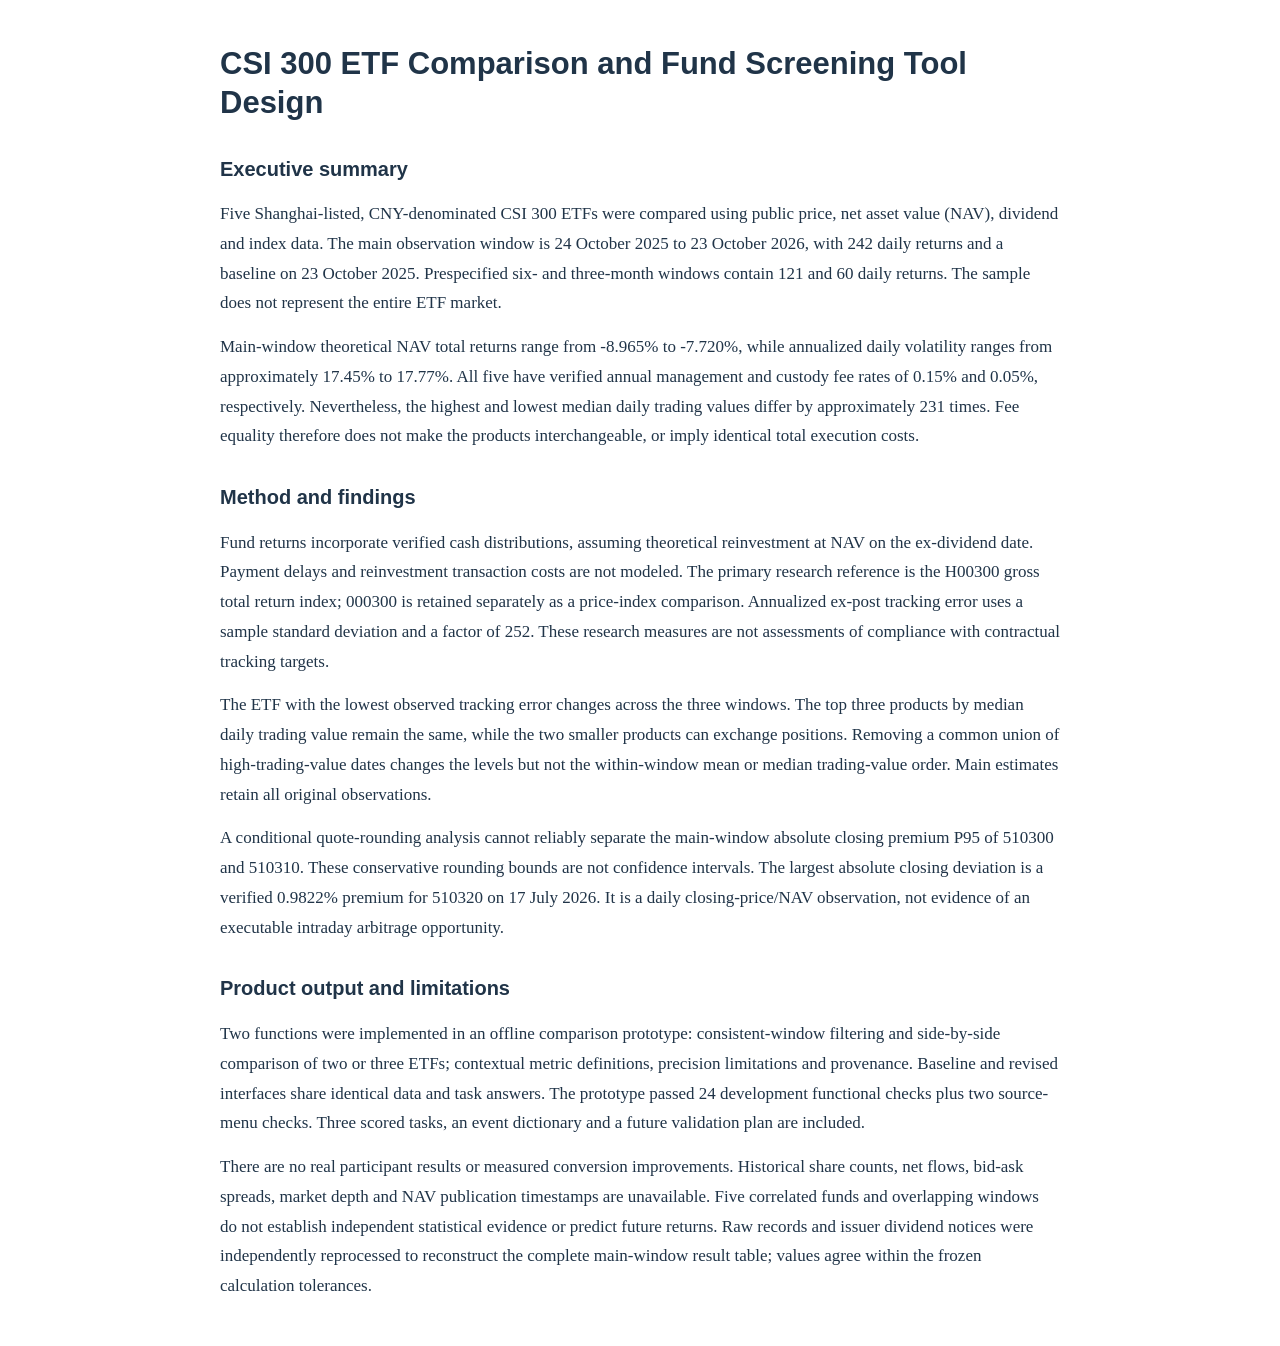
<file: projects/etf/english-summary.html>
<!doctype html><html lang="en"><meta charset="utf-8"><meta name="viewport" content="width=device-width,initial-scale=1"><title>CSI 300 ETF Comparison Summary</title><style>body{max-width:840px;margin:45px auto;padding:0 24px;font:17px/1.75 Georgia,serif;color:#203448}h1{font:700 31px/1.25 Arial,sans-serif}h2{font:600 20px/1.4 Arial,sans-serif;margin-top:32px}p{margin:14px 0}</style>
<h1>CSI 300 ETF Comparison and Fund Screening Tool Design</h1>
<h2>Executive summary</h2>
<p>Five Shanghai-listed, CNY-denominated CSI 300 ETFs were compared using public price, net asset value (NAV), dividend and index data. The main observation window is 24 October 2025 to 23 October 2026, with 242 daily returns and a baseline on 23 October 2025. Prespecified six- and three-month windows contain 121 and 60 daily returns. The sample does not represent the entire ETF market.</p>
<p>Main-window theoretical NAV total returns range from -8.965% to -7.720%, while annualized daily volatility ranges from approximately 17.45% to 17.77%. All five have verified annual management and custody fee rates of 0.15% and 0.05%, respectively. Nevertheless, the highest and lowest median daily trading values differ by approximately 231 times. Fee equality therefore does not make the products interchangeable, or imply identical total execution costs.</p>
<h2>Method and findings</h2>
<p>Fund returns incorporate verified cash distributions, assuming theoretical reinvestment at NAV on the ex-dividend date. Payment delays and reinvestment transaction costs are not modeled. The primary research reference is the H00300 gross total return index; 000300 is retained separately as a price-index comparison. Annualized ex-post tracking error uses a sample standard deviation and a factor of 252. These research measures are not assessments of compliance with contractual tracking targets.</p>
<p>The ETF with the lowest observed tracking error changes across the three windows. The top three products by median daily trading value remain the same, while the two smaller products can exchange positions. Removing a common union of high-trading-value dates changes the levels but not the within-window mean or median trading-value order. Main estimates retain all original observations.</p>
<p>A conditional quote-rounding analysis cannot reliably separate the main-window absolute closing premium P95 of 510300 and 510310. These conservative rounding bounds are not confidence intervals. The largest absolute closing deviation is a verified 0.9822% premium for 510320 on 17 July 2026. It is a daily closing-price/NAV observation, not evidence of an executable intraday arbitrage opportunity.</p>
<h2>Product output and limitations</h2>
<p>Two functions were implemented in an offline comparison prototype: consistent-window filtering and side-by-side comparison of two or three ETFs; contextual metric definitions, precision limitations and provenance. Baseline and revised interfaces share identical data and task answers. The prototype passed 24 development functional checks plus two source-menu checks. Three scored tasks, an event dictionary and a future validation plan are included.</p>
<p>There are no real participant results or measured conversion improvements. Historical share counts, net flows, bid-ask spreads, market depth and NAV publication timestamps are unavailable. Five correlated funds and overlapping windows do not establish independent statistical evidence or predict future returns. Raw records and issuer dividend notices were independently reprocessed to reconstruct the complete main-window result table; values agree within the frozen calculation tolerances.</p>
</html>
</file>
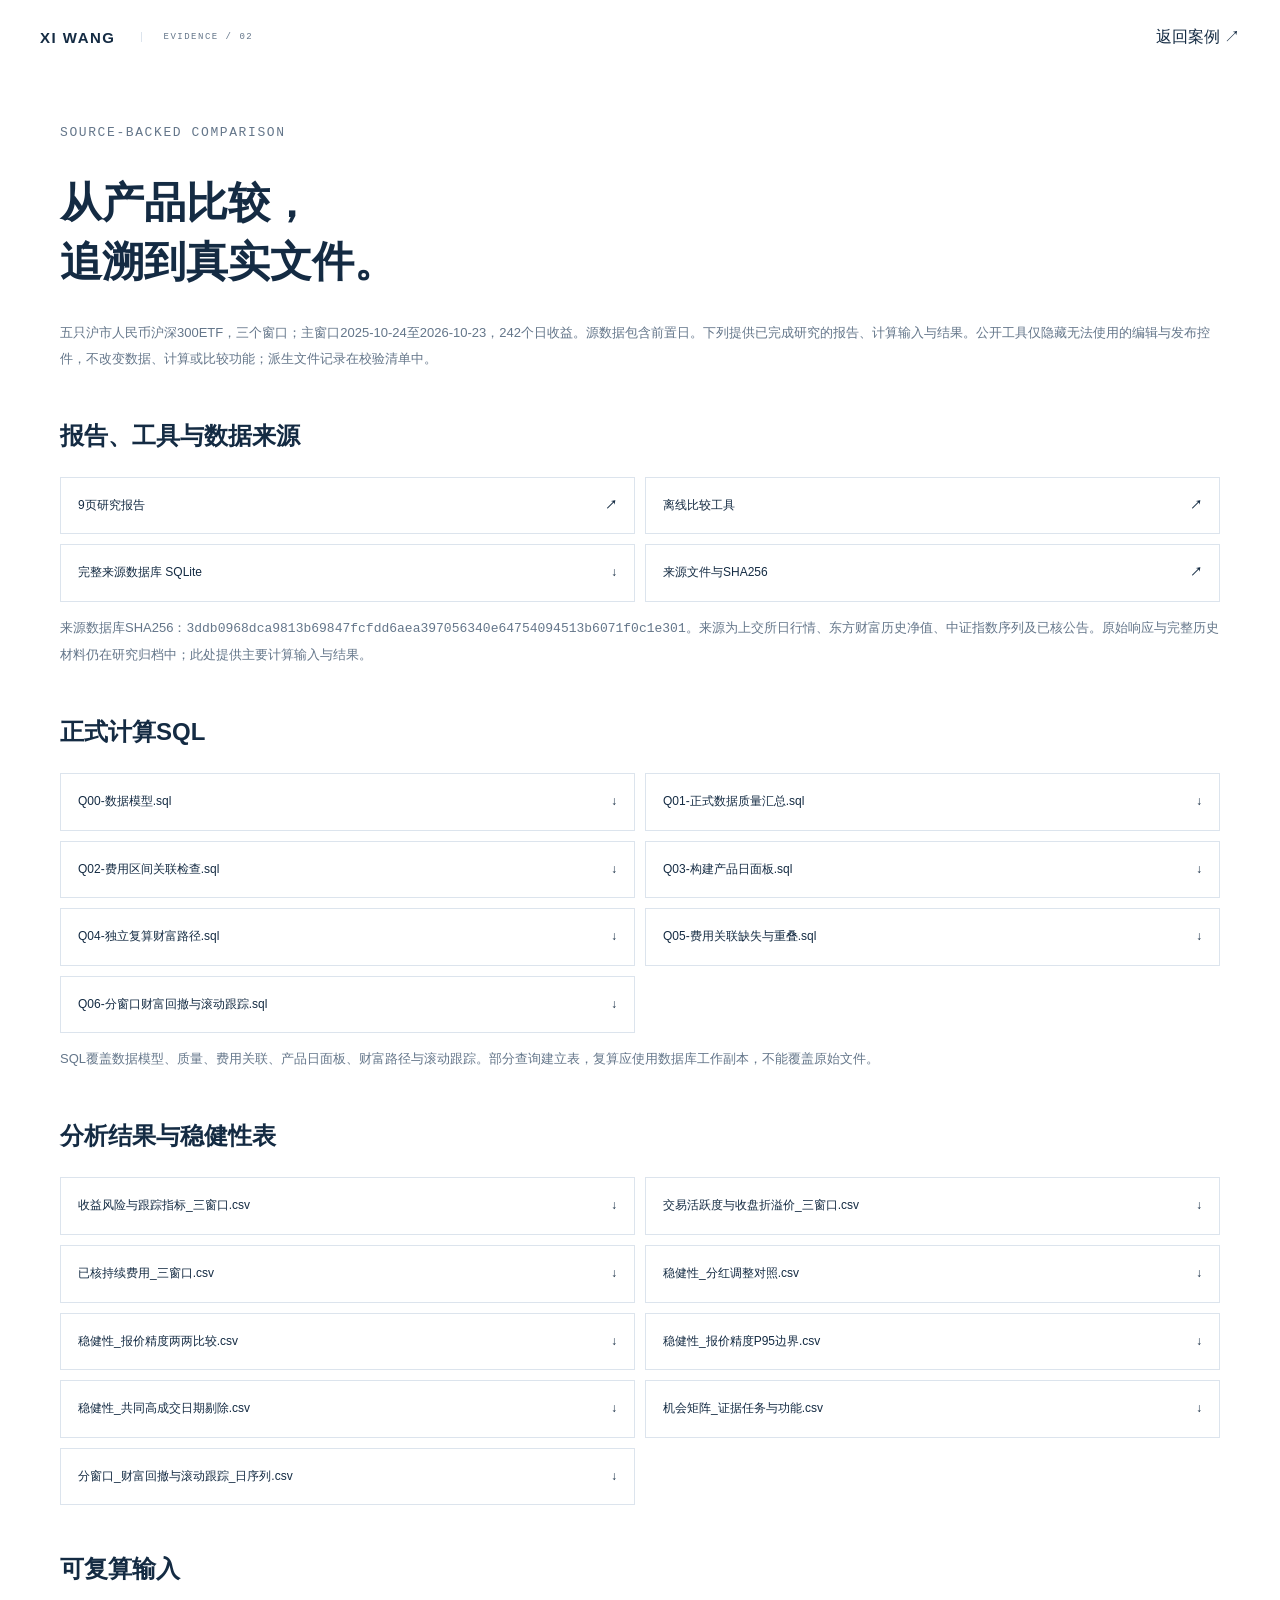
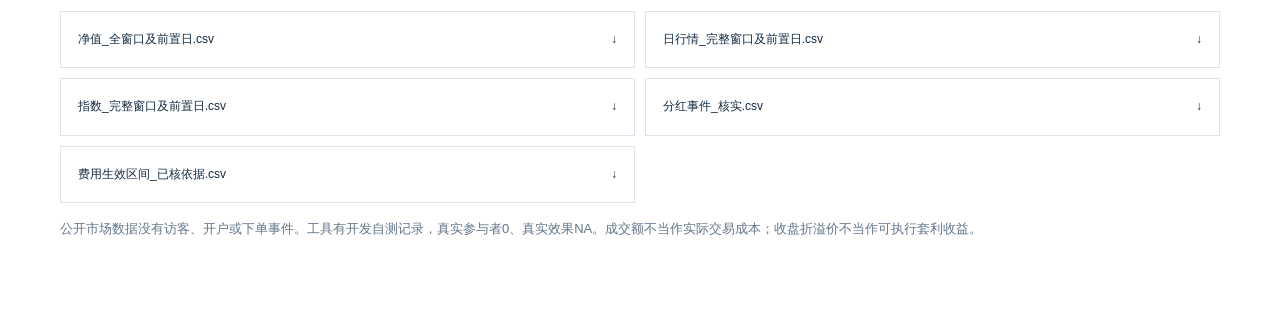
<file: projects/etf/evidence.html>
<!doctype html><html lang="zh-CN"><head><meta charset="utf-8"><meta name="viewport" content="width=device-width,initial-scale=1"><title>ETF研究：数据与SQL</title><link rel="stylesheet" href="../../assets/etf.css"><style>.evidence-page{padding-block:45px 70px}.evidence-page h1{font-size:42px;line-height:1.4}.evidence-page h2{font-size:24px;margin-top:42px}.evidence-page p{font-size:13px;color:#64768a;line-height:2}.file-links{display:grid;grid-template-columns:1fr 1fr;gap:10px}.file-links a{padding:17px;border:1px solid #dce4ed;font-size:12px;overflow-wrap:anywhere;display:flex;justify-content:space-between;gap:15px}@media(max-width:760px){.file-links{grid-template-columns:1fr}.evidence-page h1{font-size:30px}}</style></head><body><header class="etf-header"><a class="etf-brand" href="../../index.html">XI WANG <span>EVIDENCE / 02</span></a><a href="../../case-etf.html">返回案例 ↗</a></header><main class="etf-container evidence-page"><p class="etf-kicker">SOURCE-BACKED COMPARISON</p><h1>从产品比较，<br>追溯到真实文件。</h1><p>五只沪市人民币沪深300ETF，三个窗口；主窗口2025-10-24至2026-10-23，242个日收益。源数据包含前置日。下列提供已完成研究的报告、计算输入与结果。公开工具仅隐藏无法使用的编辑与发布控件，不改变数据、计算或比较功能；派生文件记录在校验清单中。</p><h2>报告、工具与数据来源</h2><div class="file-links"><a href="report.pdf">9页研究报告 <b>↗</b></a><a href="tool.html">离线比较工具 <b>↗</b></a><a href="data/source.sqlite" download>完整来源数据库 SQLite <b>↓</b></a><a href="provenance.json">来源文件与SHA256 <b>↗</b></a></div><p>来源数据库SHA256：<code style="overflow-wrap:anywhere">3ddb0968dca9813b69847fcfdd6aea397056340e64754094513b6071f0c1e301</code>。来源为上交所日行情、东方财富历史净值、中证指数序列及已核公告。原始响应与完整历史材料仍在研究归档中；此处提供主要计算输入与结果。</p><h2>正式计算SQL</h2><div class="file-links"><a href="sql/Q00-数据模型.sql">Q00-数据模型.sql <b>↓</b></a><a href="sql/Q01-正式数据质量汇总.sql">Q01-正式数据质量汇总.sql <b>↓</b></a><a href="sql/Q02-费用区间关联检查.sql">Q02-费用区间关联检查.sql <b>↓</b></a><a href="sql/Q03-构建产品日面板.sql">Q03-构建产品日面板.sql <b>↓</b></a><a href="sql/Q04-独立复算财富路径.sql">Q04-独立复算财富路径.sql <b>↓</b></a><a href="sql/Q05-费用关联缺失与重叠.sql">Q05-费用关联缺失与重叠.sql <b>↓</b></a><a href="sql/Q06-分窗口财富回撤与滚动跟踪.sql">Q06-分窗口财富回撤与滚动跟踪.sql <b>↓</b></a></div><p>SQL覆盖数据模型、质量、费用关联、产品日面板、财富路径与滚动跟踪。部分查询建立表，复算应使用数据库工作副本，不能覆盖原始文件。</p><h2>分析结果与稳健性表</h2><div class="file-links"><a href="data/收益风险与跟踪指标_三窗口.csv">收益风险与跟踪指标_三窗口.csv <b>↓</b></a><a href="data/交易活跃度与收盘折溢价_三窗口.csv">交易活跃度与收盘折溢价_三窗口.csv <b>↓</b></a><a href="data/已核持续费用_三窗口.csv">已核持续费用_三窗口.csv <b>↓</b></a><a href="data/稳健性_分红调整对照.csv">稳健性_分红调整对照.csv <b>↓</b></a><a href="data/稳健性_报价精度两两比较.csv">稳健性_报价精度两两比较.csv <b>↓</b></a><a href="data/稳健性_报价精度P95边界.csv">稳健性_报价精度P95边界.csv <b>↓</b></a><a href="data/稳健性_共同高成交日期剔除.csv">稳健性_共同高成交日期剔除.csv <b>↓</b></a><a href="data/机会矩阵_证据任务与功能.csv">机会矩阵_证据任务与功能.csv <b>↓</b></a><a href="data/分窗口_财富回撤与滚动跟踪_日序列.csv">分窗口_财富回撤与滚动跟踪_日序列.csv <b>↓</b></a></div><h2>可复算输入</h2><div class="file-links"><a href="data/净值_全窗口及前置日.csv">净值_全窗口及前置日.csv <b>↓</b></a><a href="data/日行情_完整窗口及前置日.csv">日行情_完整窗口及前置日.csv <b>↓</b></a><a href="data/指数_完整窗口及前置日.csv">指数_完整窗口及前置日.csv <b>↓</b></a><a href="data/分红事件_核实.csv">分红事件_核实.csv <b>↓</b></a><a href="data/费用生效区间_已核依据.csv">费用生效区间_已核依据.csv <b>↓</b></a></div><p>公开市场数据没有访客、开户或下单事件。工具有开发自测记录，真实参与者0、真实效果NA。成交额不当作实际交易成本；收盘折溢价不当作可执行套利收益。</p></main></body></html>
</file>
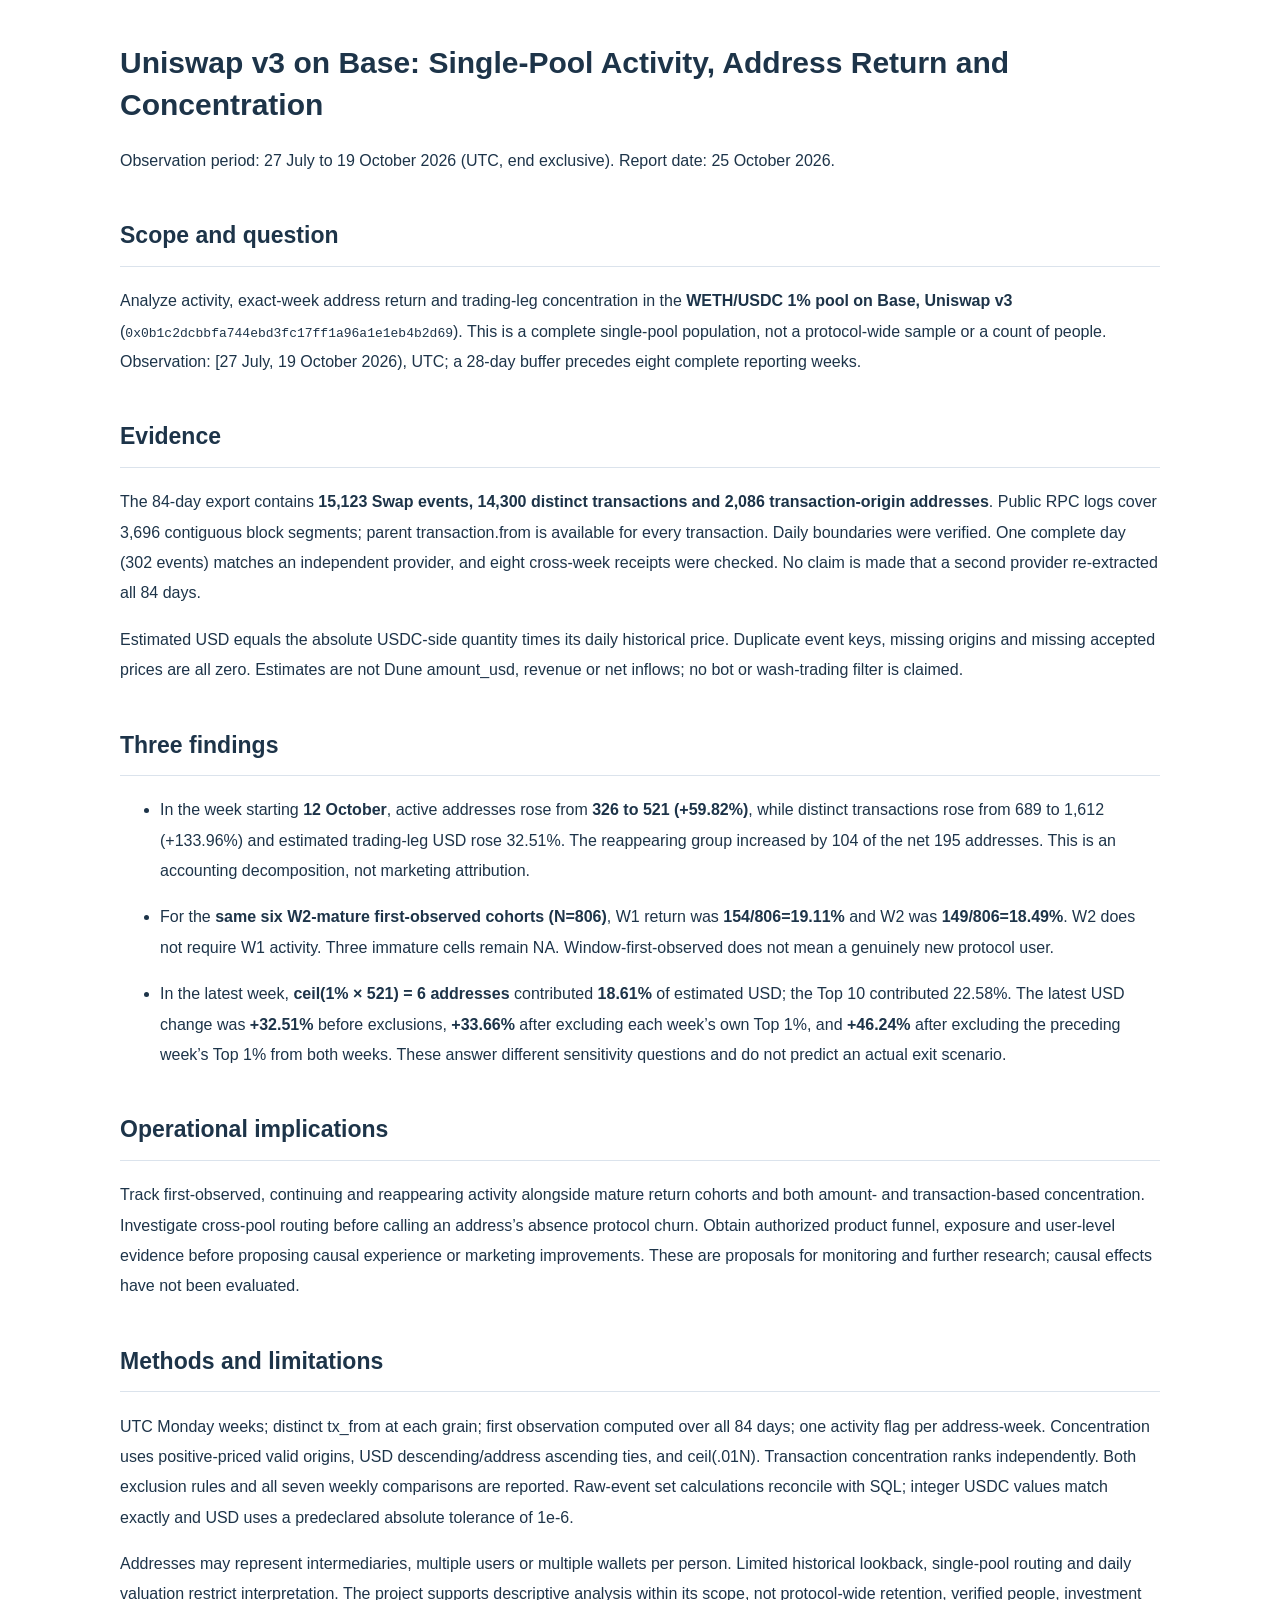
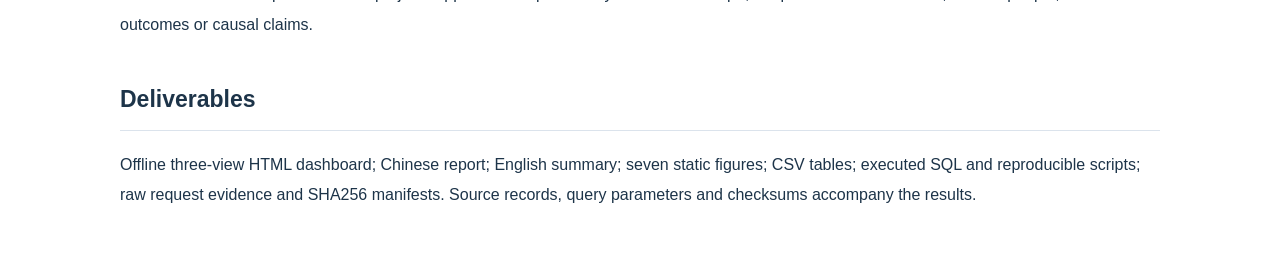
<file: projects/uniswap/english-summary.html>
<!doctype html><html lang="zh-CN"><meta charset="utf-8"><meta name="viewport" content="width=device-width,initial-scale=1"><title>Uniswap v3 on Base: Single-Pool Activity, Address Return and Concentration</title><style>body{max-width:1040px;margin:42px auto;padding:0 24px;font:16px/1.9 "Microsoft YaHei",Arial,sans-serif;color:#1d3449;background:#fff}h1{font-size:30px;line-height:1.4}h2{font-size:23px;margin-top:38px;border-bottom:1px solid #dbe3ec;padding-bottom:8px}h3{font-size:18px;margin-top:28px}p,li{overflow-wrap:anywhere}table{border-collapse:collapse;width:100%;font-size:13px;display:block;overflow:auto;margin:18px 0}th,td{border-bottom:1px solid #dbe3ec;padding:10px;text-align:right;white-space:nowrap}th:first-child,td:first-child{text-align:left}th{background:#edf3f8}img{width:100%;height:auto;margin:16px 0}code{font-size:13px;overflow-wrap:anywhere}a{color:#2467a1}@media print{body{max-width:none;margin:0}h2,h3{break-after:avoid}img,tr{break-inside:avoid}}</style>
<h1>Uniswap v3 on Base: Single-Pool Activity, Address Return and Concentration</h1>
<p>Observation period: 27 July to 19 October 2026 (UTC, end exclusive). Report date: 25 October 2026.</p>
<h2>Scope and question</h2>
<p>Analyze activity, exact-week address return and trading-leg concentration in the <strong>WETH/USDC 1% pool on Base, Uniswap v3</strong> (<code>0x0b1c2dcbbfa744ebd3fc17ff1a96a1e1eb4b2d69</code>). This is a complete single-pool population, not a protocol-wide sample or a count of people. Observation: [27 July, 19 October 2026), UTC; a 28-day buffer precedes eight complete reporting weeks.</p>
<h2>Evidence</h2>
<p>The 84-day export contains <strong>15,123 Swap events, 14,300 distinct transactions and 2,086 transaction-origin addresses</strong>. Public RPC logs cover 3,696 contiguous block segments; parent transaction.from is available for every transaction. Daily boundaries were verified. One complete day (302 events) matches an independent provider, and eight cross-week receipts were checked. No claim is made that a second provider re-extracted all 84 days.</p>
<p>Estimated USD equals the absolute USDC-side quantity times its daily historical price. Duplicate event keys, missing origins and missing accepted prices are all zero. Estimates are not Dune amount_usd, revenue or net inflows; no bot or wash-trading filter is claimed.</p>
<h2>Three findings</h2>
<ul><li>In the week starting <strong>12 October</strong>, active addresses rose from <strong>326 to 521 (+59.82%)</strong>, while distinct transactions rose from 689 to 1,612 (+133.96%) and estimated trading-leg USD rose 32.51%. The reappearing group increased by 104 of the net 195 addresses. This is an accounting decomposition, not marketing attribution.</li></ul>
<ul><li>For the <strong>same six W2-mature first-observed cohorts (N=806)</strong>, W1 return was <strong>154/806=19.11%</strong> and W2 was <strong>149/806=18.49%</strong>. W2 does not require W1 activity. Three immature cells remain NA. Window-first-observed does not mean a genuinely new protocol user.</li></ul>
<ul><li>In the latest week, <strong>ceil(1% × 521) = 6 addresses</strong> contributed <strong>18.61%</strong> of estimated USD; the Top 10 contributed 22.58%. The latest USD change was <strong>+32.51%</strong> before exclusions, <strong>+33.66%</strong> after excluding each week’s own Top 1%, and <strong>+46.24%</strong> after excluding the preceding week’s Top 1% from both weeks. These answer different sensitivity questions and do not predict an actual exit scenario.</li></ul>
<h2>Operational implications</h2>
<p>Track first-observed, continuing and reappearing activity alongside mature return cohorts and both amount- and transaction-based concentration. Investigate cross-pool routing before calling an address’s absence protocol churn. Obtain authorized product funnel, exposure and user-level evidence before proposing causal experience or marketing improvements. These are proposals for monitoring and further research; causal effects have not been evaluated.</p>
<h2>Methods and limitations</h2>
<p>UTC Monday weeks; distinct tx_from at each grain; first observation computed over all 84 days; one activity flag per address-week. Concentration uses positive-priced valid origins, USD descending/address ascending ties, and ceil(.01N). Transaction concentration ranks independently. Both exclusion rules and all seven weekly comparisons are reported. Raw-event set calculations reconcile with SQL; integer USDC values match exactly and USD uses a predeclared absolute tolerance of 1e-6.</p>
<p>Addresses may represent intermediaries, multiple users or multiple wallets per person. Limited historical lookback, single-pool routing and daily valuation restrict interpretation. The project supports descriptive analysis within its scope, not protocol-wide retention, verified people, investment outcomes or causal claims.</p>
<h2>Deliverables</h2>
<p>Offline three-view HTML dashboard; Chinese report; English summary; seven static figures; CSV tables; executed SQL and reproducible scripts; raw request evidence and SHA256 manifests. Source records, query parameters and checksums accompany the results.</p>
</html>
</file>
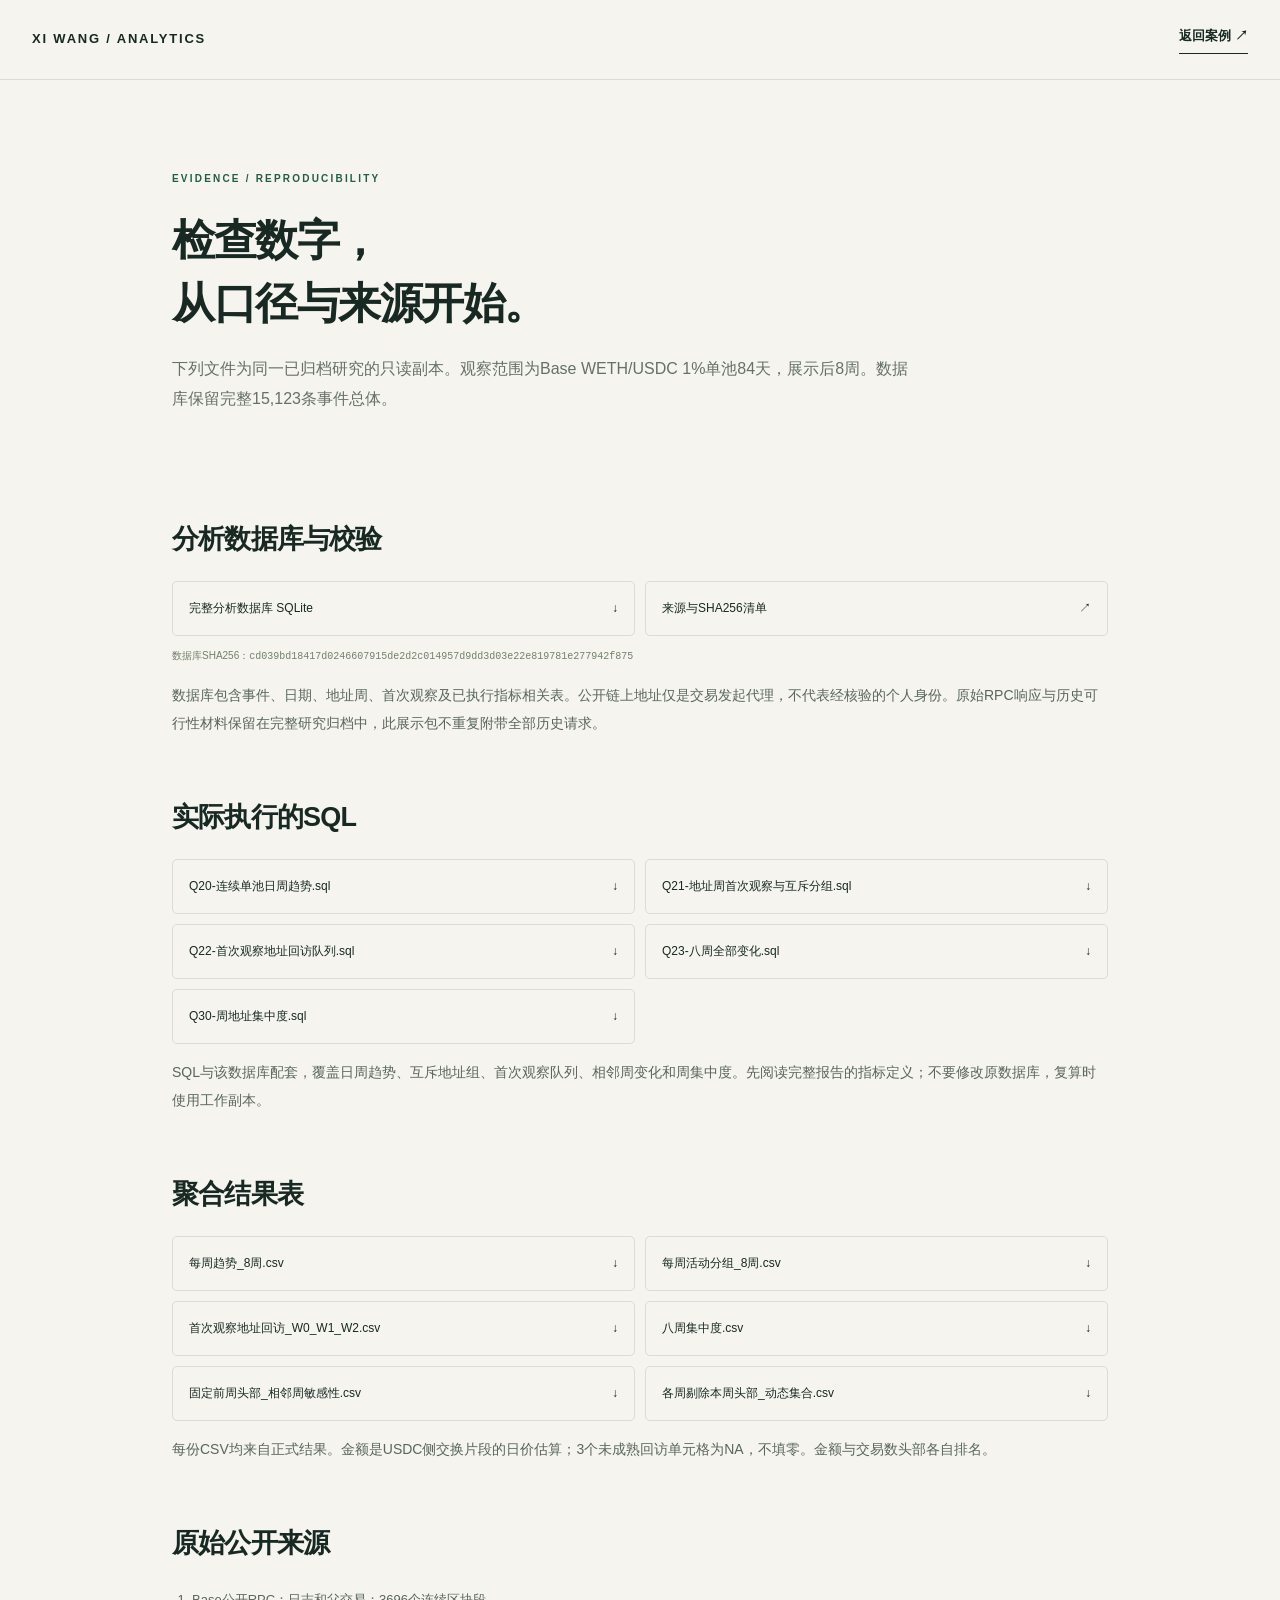
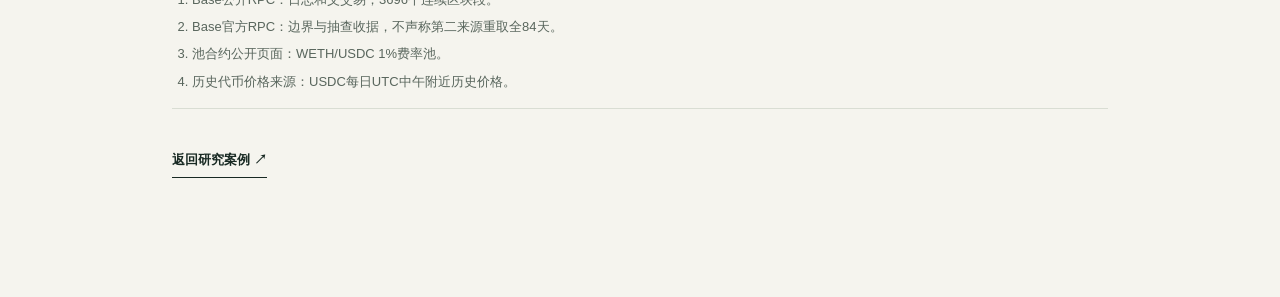
<file: projects/uniswap/evidence.html>
<!doctype html><html lang="zh-CN"><head><meta charset="utf-8"><meta name="viewport" content="width=device-width,initial-scale=1"><title>SQL与数据 — Uniswap案例</title><link rel="stylesheet" href="../../assets/style.css"><link rel="icon" href="../../assets/mark.svg"></head><body><header class="header"><a class="brand" href="../../index.html">XI WANG / ANALYTICS</a><a href="../../case-uniswap.html" class="text-link">返回案例 ↗</a></header><main class="case-wrap"><section class="case-hero"><p class="eyebrow">EVIDENCE / REPRODUCIBILITY</p><h1>检查数字，<br>从口径与来源开始。</h1><p class="case-deck">下列文件为同一已归档研究的只读副本。观察范围为Base WETH/USDC 1%单池84天，展示后8周。数据库保留完整15,123条事件总体。</p></section><section class="case-section"><h2>分析数据库与校验</h2><div class="source-grid"><a href="data/analysis.sqlite" download>完整分析数据库 SQLite <span>↓</span></a><a href="provenance.json">来源与SHA256清单 <span>↗</span></a></div><p class="project-note">数据库SHA256：<code style="overflow-wrap:anywhere">cd039bd18417d0246607915de2d2c014957d9dd3d03e22e819781e277942f875</code></p><p>数据库包含事件、日期、地址周、首次观察及已执行指标相关表。公开链上地址仅是交易发起代理，不代表经核验的个人身份。原始RPC响应与历史可行性材料保留在完整研究归档中，此展示包不重复附带全部历史请求。</p></section><section class="case-section"><h2>实际执行的SQL</h2><div class="source-grid"><a href="sql/Q20-连续单池日周趋势.sql">Q20-连续单池日周趋势.sql <span>↓</span></a><a href="sql/Q21-地址周首次观察与互斥分组.sql">Q21-地址周首次观察与互斥分组.sql <span>↓</span></a><a href="sql/Q22-首次观察地址回访队列.sql">Q22-首次观察地址回访队列.sql <span>↓</span></a><a href="sql/Q23-八周全部变化.sql">Q23-八周全部变化.sql <span>↓</span></a><a href="sql/Q30-周地址集中度.sql">Q30-周地址集中度.sql <span>↓</span></a></div><p>SQL与该数据库配套，覆盖日周趋势、互斥地址组、首次观察队列、相邻周变化和周集中度。先阅读完整报告的指标定义；不要修改原数据库，复算时使用工作副本。</p></section><section class="case-section"><h2>聚合结果表</h2><div class="source-grid"><a href="data/每周趋势_8周.csv">每周趋势_8周.csv <span>↓</span></a><a href="data/每周活动分组_8周.csv">每周活动分组_8周.csv <span>↓</span></a><a href="data/首次观察地址回访_W0_W1_W2.csv">首次观察地址回访_W0_W1_W2.csv <span>↓</span></a><a href="data/八周集中度.csv">八周集中度.csv <span>↓</span></a><a href="data/固定前周头部_相邻周敏感性.csv">固定前周头部_相邻周敏感性.csv <span>↓</span></a><a href="data/各周剔除本周头部_动态集合.csv">各周剔除本周头部_动态集合.csv <span>↓</span></a></div><p>每份CSV均来自正式结果。金额是USDC侧交换片段的日价估算；3个未成熟回访单元格为NA，不填零。金额与交易数头部各自排名。</p></section><section class="case-section"><h2>原始公开来源</h2><ol class="method-list"><li><a href="https://base.gateway.tenderly.co" target="_blank" rel="noopener">Base公开RPC</a>：日志和父交易；3696个连续区块段。</li><li><a href="https://mainnet.base.org" target="_blank" rel="noopener">Base官方RPC</a>：边界与抽查收据，不声称第二来源重取全84天。</li><li><a href="https://basescan.org/address/0x0b1c2dcbbfa744ebd3fc17ff1a96a1e1eb4b2d69" target="_blank" rel="noopener">池合约公开页面</a>：WETH/USDC 1%费率池。</li><li><a href="https://coins.llama.fi" target="_blank" rel="noopener">历史代币价格来源</a>：USDC每日UTC中午附近历史价格。</li></ol></section><div class="contact"><a class="text-link" href="../../case-uniswap.html">返回研究案例 ↗</a></div></main></body></html>
</file>
<file: academic/site.css>
@charset "UTF-8";
:root{--paper:#f8f6ef;--ink:#203d39;--muted:#586963;--green:#355b48;--rule:#d6ddd2;--sans:"Segoe UI","Microsoft YaHei",Arial,sans-serif;--serif:Georgia,"Times New Roman",serif}
*{box-sizing:border-box}html{scroll-behavior:smooth;scroll-padding-top:110px}body{margin:0;background:var(--paper);color:var(--ink);font:16px/1.85 var(--sans);-webkit-font-smoothing:antialiased}a{color:inherit;text-decoration:none}button{font:inherit;cursor:pointer}img{display:block;max-width:100%}h1,h2,h3,p,figure{margin:0}h1,h2,h3{line-height:1.4;text-wrap:balance}a:focus-visible,button:focus-visible{outline:3px solid #ba752f;outline-offset:5px}::selection{background:#d8e8d1}.wrap{max-width:1180px;margin:auto;padding-inline:40px}.site-header{position:sticky;top:0;z-index:20;max-width:1320px;margin:auto;padding:20px 40px;display:flex;align-items:center;justify-content:space-between;gap:28px;background:#f8f6eff5;border-bottom:1px solid var(--rule);backdrop-filter:blur(10px)}.brand{display:flex;align-items:baseline;gap:17px;white-space:nowrap}.brand-name{font:600 26px/1.4 var(--serif);letter-spacing:-1px}.brand-dot{color:#9b683d}.brand-description{font-size:11px;color:var(--muted);letter-spacing:.7px}.site-header nav{display:flex;gap:25px;align-items:center;font-size:13px}.site-header nav a:hover{color:#976a42}.language-switch{border:1px solid var(--rule);border-radius:20px;padding:3px 13px;background:transparent;font-size:12px;min-width:52px;min-height:33px}.nav-github{font-size:12px}.menu-toggle{display:none}.skip{position:fixed;top:-90px;background:var(--ink);color:white;padding:10px 18px;z-index:50}.skip:focus{top:10px}.eyebrow{font-size:11px;letter-spacing:1.7px;font-weight:650;color:var(--green);margin-bottom:13px}.intro{padding-top:54px}.intro-heading{display:grid;grid-template-columns:.9fr 1.1fr;gap:60px;align-items:end;margin-bottom:34px}h1{font-size:52px;letter-spacing:-1.5px;font-weight:650}h1 small{font:italic 26px var(--serif);color:var(--muted);margin-left:12px}.role{font-size:14px;margin-top:9px;color:var(--muted)}.intro-copy>p{font-size:15px;line-height:1.95;max-width:570px}.intro-links{display:flex;gap:23px;align-items:center;margin-top:23px;flex-wrap:wrap}.button{background:var(--ink);color:#fff;padding:9px 17px;border-radius:5px;display:inline-flex;align-items:center;gap:20px;font-size:12px}.button:hover{background:var(--green)}.underlined{font-size:12px;border-bottom:1px solid #a3b2a2;padding-bottom:3px;display:inline-block}.underlined:hover{border-color:var(--ink)}.hero-art{overflow:hidden;border-radius:9px;background:#ecebdf}.hero-art img{width:100%;height:auto;aspect-ratio:3/1;object-fit:cover}.interest-strip{padding:23px 0;display:flex;gap:38px;align-items:center;border-bottom:1px solid var(--rule)}.interest-strip p{font-size:11px;color:var(--muted);white-space:nowrap}.interest-strip>div{display:flex;flex-wrap:wrap;gap:10px 36px;font-size:13px}.section{padding-block:75px}.section-head{display:grid;grid-template-columns:1.1fr .9fr;gap:64px;align-items:end;margin-bottom:37px}h2{font-size:30px;letter-spacing:-.7px;font-weight:600}.section-intro{font-size:13px;color:var(--muted);max-width:470px}.research-row{display:grid;grid-template-columns:.95fr 1.2fr;gap:18px 56px;border-top:1px solid var(--rule);padding-block:33px}.section-number{font:italic 17px var(--serif);color:#a07a56;display:block;margin-bottom:14px}.research-label h3{font-size:23px}.research-label a:hover{color:#986d45}.research-description>p{font-size:14px;color:var(--muted)}.method-tags{display:flex;gap:8px 17px;flex-wrap:wrap;font-size:11px;color:var(--green);margin:15px 0}.method-tags span{border-bottom:1px solid #c6d2c1;padding-bottom:3px}.concept-flow{display:flex;align-items:center;grid-column:2;gap:0;font-size:11px;color:#667d6a;max-width:460px;margin-top:0}.concept-flow span{display:flex;align-items:center;flex:1;white-space:nowrap}.concept-flow span:not(:last-child):after{content:"";height:1px;background:#bfcbbb;flex:1;margin:0 13px}.method-note{display:grid;grid-template-columns:1.2fr 1fr;gap:40px;margin-top:24px;padding:25px 0 0;border-top:1px solid var(--rule)}.method-note h3{font-size:15px;margin-bottom:9px}.method-note p:not(.eyebrow){font-size:12px;color:var(--muted)}.method-note .tool-line{font-family:var(--serif);font-size:17px!important;color:var(--ink)!important}.project-section{background:#eef0e7}.project-row{display:grid;grid-template-columns:.9fr 1.1fr;gap:48px;padding:30px 0;border-top:1px solid #ccd6c6;align-items:center}.project-image{background:#fff;border:1px solid #dbe1d7;border-radius:6px;padding:10px;overflow:hidden;max-height:265px}.project-image img{width:100%;height:230px;object-fit:contain}.project-detail h3{font-size:23px;margin-bottom:13px}.project-detail>p:not(.eyebrow){font-size:13px;color:var(--muted)}.project-detail .project-meta{font-size:11px!important;color:var(--green)!important;margin-top:12px}.project-links{display:flex;gap:23px;flex-wrap:wrap;margin-top:16px;font-size:12px}.project-links a{border-bottom:1px solid #a9b9a0;padding-bottom:3px}.project-links a:hover{color:#8b653c}.education-section .section-head{margin-bottom:25px}.education-list{border-top:1px solid var(--rule)}.school{display:grid;grid-template-columns:80px 1fr auto;gap:25px;align-items:center;padding:27px 0;border-bottom:1px solid var(--rule)}.school img{object-fit:contain;border-radius:50%;background:white;padding:5px}.school h3{font-size:19px;font-weight:600}.school p{font-size:13px;color:var(--muted);margin-top:4px}.school time{font-size:12px;color:var(--muted);white-space:nowrap}.contact-section{padding-block:65px;background:#213e36;color:#f2f1e7}.contact-layout{display:grid;grid-template-columns:1.3fr .7fr;gap:100px}.contact-section .eyebrow{color:#c1d1b2}.contact-section h2{font-size:29px}.contact-description{font-size:13px;color:#c5d1c5;margin-top:18px;max-width:520px}.email-link{font:22px/1.7 var(--serif);display:inline-block;margin-top:24px;border-bottom:1px solid #6f8d76;overflow-wrap:anywhere}.contact-downloads{padding-top:8px}.download-link{display:flex;justify-content:space-between;gap:20px;font-size:13px;border-bottom:1px solid #66806a;padding:12px 0}.download-link:hover{color:#d8e7b4}.contact-downloads small{font-size:10px;color:#bccbbd;display:block;margin-top:16px}.site-footer{padding-block:27px;display:flex;justify-content:space-between;gap:20px;font-size:10px;color:var(--muted)}.research-page{padding-block:38px 80px}.back-link{font-size:12px;border-bottom:1px solid var(--rule);padding-bottom:5px}.research-page-heading{padding:49px 0 45px;max-width:780px}.research-page h1{font-size:42px}.research-page-heading>p:last-child{font-size:15px;margin-top:23px;color:var(--muted)}.research-detail{padding:40px 0;border-top:1px solid var(--rule)}.research-detail h2{font-size:28px;margin-bottom:24px}.research-detail-grid{display:grid;grid-template-columns:1fr 1fr;gap:70px}.research-detail h3{font-size:15px;margin:16px 0 12px}.research-detail p,.research-detail li,.scope-note p{font-size:14px;color:var(--muted)}.research-detail ol{padding-left:21px;margin:0}.research-detail li{padding-left:6px;margin-bottom:14px}.scope-note{padding:27px 30px;background:#eef0e7;margin-top:30px;border-radius:6px}.scope-note h3{font-size:16px;margin-bottom:10px}.scope-note a{margin-top:15px}
html[lang=en] h1,html[lang=en] h2,html[lang=en] .research-label h3{font-family:var(--serif);font-weight:500}html[lang=en] h1{font-size:57px}html[lang=en] .section-head h2{font-size:33px}html[lang=en] .role{max-width:390px}html[lang=en] .concept-flow{font-size:10px}
@media(max-width:1000px){.brand-description{display:none}.site-header nav{gap:19px}.intro-heading{gap:35px}.intro-links{gap:15px}.research-row,.project-row{gap:25px}.contact-layout{gap:50px}.wrap{padding-inline:30px}}
@media(max-width:700px){html{scroll-padding-top:82px}.wrap{padding-inline:23px}.site-header{padding:14px 23px;gap:15px}.brand-name{font-size:24px}.menu-toggle{display:block;border:0;background:transparent;color:var(--ink);font-size:23px;line-height:1;min-height:38px;min-width:38px}.site-header nav{display:none;position:absolute;top:100%;left:0;right:0;background:var(--paper);padding:18px 23px;border-bottom:1px solid var(--rule);flex-wrap:wrap;gap:20px 24px}.site-header nav.open{display:flex}.intro{padding-top:29px}.intro-heading{grid-template-columns:1fr;gap:19px;margin-bottom:25px}h1{font-size:42px}h1 small{font-size:23px}.role{font-size:12px}.intro-copy>p{font-size:13px}.intro-links{gap:18px;font-size:11px}.button,.underlined{font-size:11px}.hero-art{margin-inline:-7px;border-radius:5px}.interest-strip{align-items:flex-start;gap:13px;padding:19px 0;flex-direction:column}.interest-strip>div{gap:8px 20px;font-size:12px}.section{padding-block:46px}.section-head{grid-template-columns:1fr;gap:17px;margin-bottom:27px}h2{font-size:25px}.section-intro{font-size:12px}.research-row{grid-template-columns:1fr;gap:17px;padding-block:25px}.section-number{margin-bottom:9px}.research-label h3{font-size:22px}.research-description>p{font-size:13px}.concept-flow{grid-column:1;font-size:10px;max-width:100%}.method-note{grid-template-columns:1fr;gap:22px}.project-row{grid-template-columns:1fr;gap:23px;padding-block:28px}.project-image{max-height:205px}.project-image img{height:180px}.project-detail h3{font-size:22px}.project-detail>p:not(.eyebrow){font-size:12px}.project-links{gap:21px;font-size:11px}.school{grid-template-columns:58px 1fr;gap:4px 18px;padding:22px 0}.school img{width:58px;height:58px;grid-row:1/3}.school>a{grid-row:1/3}.school h3{font-size:17px}.school p{font-size:12px;line-height:1.6}.school time{grid-column:2;font-size:11px}.contact-section{padding-block:42px}.contact-layout{grid-template-columns:1fr;gap:30px}.contact-section h2{font-size:25px}.contact-description{font-size:12px}.email-link{font-size:21px}.site-footer{flex-wrap:wrap;font-size:9px;gap:10px}.site-footer>span:nth-child(2){display:none}.research-page{padding-top:27px}.research-page-heading{padding:30px 0}.research-page h1,html[lang=en] .research-page h1{font-size:33px}.research-page-heading>p:last-child{font-size:13px}.research-detail-grid{grid-template-columns:1fr;gap:14px}.research-detail p,.research-detail li,.scope-note p{font-size:13px}.research-detail{padding:30px 0}.scope-note{padding:22px}html[lang=en] h1{font-size:45px}html[lang=en] .section-head h2{font-size:28px}}
@media(prefers-reduced-motion:reduce){html{scroll-behavior:auto}*{transition:none!important;animation:none!important}}
</file>
<file: assets/etf.css>
:root{--navy:#10243c;--blue:#2464df;--text:#142b43;--soft:#64768a;--line:#dce4ed;--light:#f3f6fb;--mono:'Cascadia Code','SFMono-Regular',Consolas,monospace;--font:'Segoe UI','Microsoft YaHei',Arial,sans-serif}*{box-sizing:border-box}html{scroll-behavior:smooth;scroll-padding-top:90px}body{margin:0;background:#fff;color:var(--text);font:16px/1.8 var(--font);-webkit-font-smoothing:antialiased}a{color:inherit;text-decoration:none}button{font:inherit;cursor:pointer}a:focus-visible,button:focus-visible{outline:3px solid #eda85d;outline-offset:4px}::selection{background:#bad2ff}.etf-container{max-width:1240px;padding-inline:40px;margin-inline:auto}.etf-skip{position:fixed;top:-90px;left:20px;padding:10px 20px;background:white;z-index:100}.etf-skip:focus{top:10px}.etf-header{padding:23px 40px;max-width:1320px;margin:auto;display:flex;align-items:center;justify-content:space-between}.etf-brand{font-size:15px;font-weight:750;letter-spacing:1.5px;display:flex;align-items:center;gap:25px}.etf-brand span{font:9px var(--mono);color:var(--soft);border-left:1px solid var(--line);padding-left:22px}.etf-header nav{display:flex;align-items:center;gap:28px;font-size:12px}.etf-return{padding-left:24px;border-left:1px solid var(--line)}.etf-hero{background:var(--navy);color:#fff;padding-block:65px 60px;position:relative;overflow:hidden}.etf-hero:after{content:'';width:500px;height:500px;border:1px solid #ffffff08;position:absolute;right:-150px;top:-150px;transform:rotate(45deg);pointer-events:none}.hero-grid{display:grid;grid-template-columns:1.3fr .8fr;gap:80px;align-items:center;position:relative;z-index:1}.etf-kicker{font:10px/1.8 var(--mono);letter-spacing:1.6px;color:var(--blue);margin:0 0 18px}.etf-hero .etf-kicker{color:#9cbcff;display:flex;gap:10px;align-items:center}.etf-kicker>span{width:5px;height:5px;background:#73a0ff}.etf-hero h1{font-size:clamp(38px,4vw,56px);line-height:1.35;letter-spacing:-1.8px;margin:22px 0}.etf-hero h1>span{color:#a6c4ff}.etf-intro{font-size:14px;line-height:2;color:#b1c0d3;max-width:490px}.etf-actions{display:flex;gap:13px;margin-top:28px;flex-wrap:wrap}.etf-button{display:flex;gap:28px;padding:12px 17px;font-size:12px;font-weight:650;border-radius:2px;transition:background .15s,transform .15s}.etf-button:hover{transform:translateY(-2px)}.etf-primary{background:#407cf3;color:white}.etf-primary:hover{background:#5b8ff5}.etf-outline{border:1px solid #697d94}.etf-outline:hover{background:#ffffff0b}.etf-button b{font-size:15px;font-weight:400}.etf-hero-note{font:8px var(--mono);letter-spacing:1.5px;color:#8fa4bf;margin-top:30px}.etf-abstract{background:#fff;color:var(--text);padding:27px 30px;border-top:4px solid #568eff;box-shadow:14px 14px 0 #ffffff07}.abstract-top{display:flex;justify-content:space-between;font:9px var(--mono);letter-spacing:1.4px;color:var(--soft)}.abstract-top span{color:var(--blue)}.etf-abstract h2{font-size:28px;line-height:1.5;letter-spacing:-.6px;margin:24px 0 12px}.fee-figure{border-bottom:1px solid var(--line);padding-bottom:19px}.fee-figure strong{font:500 53px/1.3 var(--mono);letter-spacing:-3px;color:var(--blue)}.fee-figure strong span{font:12px var(--font);letter-spacing:0;margin-left:5px}.fee-figure p{font-size:10px;color:var(--soft);margin:2px 0 0}.abstract-line{display:flex;align-items:center;justify-content:space-between;margin-top:15px}.abstract-line>span{font-size:11px;color:var(--soft)}.abstract-line strong{font:600 27px var(--mono);letter-spacing:-1px}.abstract-foot{font-size:10px;color:var(--soft);line-height:1.8;margin:14px 0 0}.etf-stats{display:grid;grid-template-columns:repeat(5,1fr);padding-block:28px;border-bottom:1px solid var(--line)}.etf-stats>div{display:flex;gap:14px;align-items:center;padding-left:22px;border-left:1px solid var(--line)}.etf-stats>div:first-child{padding-left:0;border-left:0}.etf-stats strong{font:500 28px var(--mono);letter-spacing:-1px}.etf-stats span{font-size:10px;color:var(--soft)}.etf-section{padding-top:73px;padding-bottom:38px}.etf-heading{display:flex;justify-content:space-between;align-items:flex-end;gap:30px;margin-bottom:30px}.etf-heading h2{font-size:32px;line-height:1.5;letter-spacing:-1px;margin:0}.etf-heading>p{font-size:12px;color:var(--soft);margin-bottom:5px}.etf-heading .etf-kicker{margin-bottom:10px}.etf-evidence-grid{display:grid;grid-template-columns:1.65fr 1fr;gap:25px}.te-panel{border:1px solid var(--line);padding:24px;background:white;min-width:0}.te-top{display:flex;align-items:flex-start;justify-content:space-between;gap:15px}.te-top h3{font-size:15px;margin:0 0 5px}.te-top p{font-size:9px;color:var(--soft);margin:0}.etf-window-tabs{display:flex;background:var(--light);padding:3px;flex-shrink:0}.etf-window-tabs button{font-size:10px;background:none;color:var(--soft);border:0;padding:5px 9px;white-space:nowrap}.etf-window-tabs button.selected{background:var(--blue);color:white}.te-rows{margin-top:25px;display:grid;gap:15px}.te-row{display:grid;grid-template-columns:106px 1fr 60px;align-items:center;gap:14px}.te-label{font:11px var(--mono)}.te-label small{font:9px var(--font);display:block;color:var(--soft);margin-top:2px}.te-track{height:16px;background:#edf2fa;border-left:1px solid #d2deef;position:relative}.te-track i{display:block;height:100%;background:#8eaddf;width:var(--bar);transition:width .25s}.te-row.lowest .te-track i{background:var(--blue)}.te-number{font:11px var(--mono);text-align:right}.te-axis{display:flex;justify-content:space-between;margin:15px 74px 0 120px;font:8px var(--mono);color:var(--soft)}.te-bottom{border-top:1px solid var(--line);display:flex;justify-content:space-between;gap:10px;font-size:8px;color:var(--soft);padding-top:14px;margin-top:18px}.te-bottom a{color:var(--blue);white-space:nowrap}.window-insight{background:#edf3ff;padding:26px;display:flex;flex-direction:column;justify-content:center}.small-index{font:9px var(--mono);letter-spacing:1px;color:var(--blue)}.window-insight h3{font-size:19px;line-height:1.7;margin:19px 0 12px;letter-spacing:-.3px}.window-insight p{font-size:12px;line-height:1.95;color:var(--soft);margin:0}.window-insight h4{font-size:12px;margin:0 0 8px}.insight-rule{border-top:1px solid #d2dff3;margin:22px 0}.insight-tag{font:8px var(--mono);letter-spacing:1px;color:var(--blue);margin-top:20px}.etf-caption{font-size:10px;color:var(--soft);margin-top:15px}.etf-band{margin-top:27px;background:var(--light);padding-block:57px}.etf-insight-grid{display:grid;grid-template-columns:repeat(3,1fr);gap:35px}.etf-insight-grid article{border-top:1px solid #c8d5e5;padding-top:17px}.insight-number{font:500 50px/1.4 var(--mono);letter-spacing:-2px;display:block;margin:21px 0 6px}.insight-number span{font-size:27px;color:#647c9e}.etf-insight-grid h3{font-size:18px;margin:10px 0}.etf-insight-grid p{font-size:12px;line-height:2;color:var(--soft);margin:0}.etf-insight-grid .insight-caution{font-size:10px;line-height:1.9;margin-top:17px;padding-top:13px;border-top:1px solid #d9e1ec;color:#7a6953}.etf-link{font-size:12px;color:var(--blue);border-bottom:1px solid #8dabdf;padding-bottom:5px;white-space:nowrap}.product-showcase{border:1px solid var(--line);border-radius:3px;overflow:hidden}.tool-frame{background:#edf1f7;padding:18px 24px 0}.tool-frame-bar{display:flex;align-items:center;justify-content:space-between;font:8px var(--mono);color:#8190a3;padding-bottom:14px}.tool-frame-bar>div{display:flex;gap:5px}.tool-frame-bar i{width:5px;height:5px;border-radius:50%;background:#b8c6d7}.tool-frame img{display:block;width:100%;height:auto;max-height:520px;object-fit:cover;object-position:top;border:1px solid #dce3ed;border-bottom:0}.product-features{display:grid;grid-template-columns:1fr 1fr;gap:35px;padding:29px 30px}.product-features article{display:flex;gap:16px}.product-features article>span{font:11px var(--mono);color:var(--blue);padding-top:5px}.product-features h3{font-size:16px;margin:0 0 8px}.product-features p{font-size:12px;line-height:1.9;color:var(--soft);margin:0}.verification-bar{background:#fff8ec;display:flex;gap:20px;padding:18px 22px;margin-top:20px;align-items:flex-start;border-left:2px solid #d5a14f}.verification-bar strong{font-size:11px;white-space:nowrap;padding-top:2px}.verification-bar p{font-size:11px;line-height:1.9;color:#76684f;margin:0}.verification-bar b{font-weight:650}.etf-method{display:grid;grid-template-columns:1fr 1.2fr;gap:90px;padding-bottom:80px}.etf-method h2{font-size:32px;line-height:1.5;letter-spacing:-1px;margin:0 0 19px}.etf-method>div>p:last-child{font-size:13px;line-height:2;color:var(--soft)}.etf-method ol{list-style:none;padding:0;margin:0}.etf-method li{display:flex;gap:23px;border-top:1px solid var(--line);padding:20px 0}.etf-method li>span{font:11px var(--mono);color:var(--blue);padding-top:7px}.etf-method h3{font-size:15px;margin:0 0 6px}.etf-method li p{font-size:12px;line-height:1.9;color:var(--soft);margin:0}.etf-resources{background:var(--navy);color:white;padding-block:55px}.etf-resources .etf-kicker{color:#8aaef2}.etf-resources h2{font-size:30px}.etf-resource-stamp{font:9px var(--mono);color:#9bacc2}.etf-resource-grid{display:grid;grid-template-columns:repeat(4,1fr);gap:15px}.etf-resource-grid a{padding:23px 21px;border:1px solid #ffffff27;position:relative;transition:background .15s;min-width:0}.etf-resource-grid a:hover{background:#ffffff09}.etf-resource-grid span{display:block;font:8px var(--mono);color:#93aed1;letter-spacing:.6px;margin-bottom:22px}.etf-resource-grid strong{font-size:17px;display:block}.etf-resource-grid small{font-size:9px;color:#a4b4c9;display:block;line-height:1.8;margin-top:8px}.etf-resource-grid b{font-size:18px;font-weight:400;display:block;text-align:right;margin-top:18px;color:#8db4ff}.etf-other{display:flex;justify-content:space-between;align-items:center;gap:30px;padding-block:52px}.etf-other h2{font-size:25px;margin:0}.etf-other p:not(.etf-kicker){font-size:12px;color:var(--soft)}.etf-other a{font-size:12px;color:var(--blue);display:flex;gap:25px;border-bottom:1px solid #8eaddf;padding-bottom:7px;white-space:nowrap}.etf-footer{border-top:1px solid var(--line);padding-block:20px;display:flex;justify-content:space-between;gap:18px;font-size:9px;color:var(--soft)}
@media(max-width:1050px){.hero-grid{gap:40px}.etf-hero h1{font-size:44px}.etf-stats>div{gap:10px;padding-left:15px}.etf-stats strong{font-size:23px}.etf-evidence-grid{grid-template-columns:1.5fr 1fr}.te-top{flex-direction:column;gap:12px}.te-row{grid-template-columns:88px 1fr 54px;gap:10px}.te-axis{margin-left:98px;margin-right:64px}.etf-method{gap:45px}.etf-resource-grid strong{font-size:15px}.etf-resource-grid a{padding:18px 15px}.etf-stats span{font-size:9px}}
@media(max-width:760px){.etf-container{padding-inline:23px}.etf-header{padding:20px 23px}.etf-brand{font-size:12px;gap:12px}.etf-brand span{font-size:7px;padding-left:12px}.etf-header nav{gap:14px;font-size:10px}.etf-header nav>a:not(.etf-return){display:none}.etf-return{border:0;padding:0}.etf-hero{padding-block:40px}.hero-grid{grid-template-columns:1fr;gap:32px}.etf-hero h1{font-size:38px;line-height:1.45;letter-spacing:-1.3px}.etf-intro{font-size:12px}.etf-kicker{font-size:8px;letter-spacing:1.1px}.etf-button{padding:11px 13px;gap:20px;font-size:11px}.etf-hero-note{font-size:7px;letter-spacing:.8px}.etf-abstract{padding:23px;box-shadow:8px 8px 0 #ffffff07}.etf-abstract h2{font-size:25px;margin-top:17px}.fee-figure strong{font-size:47px}.etf-stats{grid-template-columns:repeat(3,1fr);gap:20px;padding-block:25px}.etf-stats>div{display:block;padding-left:14px}.etf-stats>div:first-child{padding-left:0}.etf-stats>div:nth-child(4){padding-left:0;border:0}.etf-stats strong{display:block;font-size:25px}.etf-stats span{font-size:9px}.etf-section{padding-top:45px;padding-bottom:25px}.etf-heading{display:block;margin-bottom:24px}.etf-heading h2,.etf-method h2{font-size:26px;letter-spacing:-.8px}.etf-heading>p{font-size:11px;margin-top:15px}.etf-evidence-grid{grid-template-columns:1fr;gap:15px}.te-panel{padding:18px 15px}.te-top{gap:15px}.te-top p{font-size:8px}.te-row{grid-template-columns:88px 1fr 56px;gap:8px}.te-label{font-size:10px}.te-label small{font-size:8px}.te-number{font-size:10px}.te-axis{margin-left:96px;margin-right:64px;font-size:7px}.te-track{height:14px}.te-bottom{font-size:7px;flex-direction:column}.window-insight{padding:22px}.window-insight h3{font-size:18px;margin-block:12px}.window-insight p{font-size:11px}.etf-caption{font-size:9px}.etf-band{margin-top:16px;padding-block:38px}.etf-insight-grid{grid-template-columns:1fr;gap:30px}.etf-insight-grid article{display:grid;grid-template-columns:110px 1fr;gap:4px 18px}.etf-insight-grid .small-index{grid-column:1/-1;font-size:8px}.insight-number{font-size:38px;grid-row:2/4;align-self:start;margin-top:12px}.insight-number span{font-size:21px}.etf-insight-grid h3{font-size:16px;margin-top:14px}.etf-insight-grid p{font-size:11px}.etf-insight-grid .insight-caution{grid-column:1/-1;font-size:10px;margin-top:10px}.etf-link{display:inline-block;font-size:11px;margin-top:17px}.tool-frame{padding:10px 10px 0}.tool-frame-bar{font-size:6px;padding-bottom:9px}.tool-frame-bar>span:last-child{display:none}.tool-frame img{max-height:270px}.product-features{grid-template-columns:1fr;gap:22px;padding:22px 18px}.product-features h3{font-size:14px}.product-features p{font-size:11px}.verification-bar{display:block;padding:17px}.verification-bar strong{display:block;margin-bottom:7px}.verification-bar p{font-size:10px}.etf-method{grid-template-columns:1fr;gap:22px;padding-bottom:42px}.etf-method>div>p:last-child{font-size:12px}.etf-method li{padding-block:17px;gap:18px}.etf-resources{padding-block:38px}.etf-resource-stamp{display:block;font-size:8px;margin-top:15px}.etf-resource-grid{grid-template-columns:1fr 1fr;gap:11px}.etf-resource-grid a{padding:15px 13px}.etf-resource-grid strong{font-size:14px}.etf-resource-grid span{font-size:7px;margin-bottom:17px}.etf-resource-grid small{font-size:8px}.etf-other{align-items:flex-start;flex-direction:column;padding-block:36px;gap:16px}.etf-other h2{font-size:22px}.etf-other p:not(.etf-kicker){font-size:11px}.etf-footer{font-size:8px;flex-wrap:wrap;gap:10px}.etf-footer a:nth-child(2){display:none}}
@media(prefers-reduced-motion:reduce){html{scroll-behavior:auto}*{transition:none!important}}

/* Bilingual case navigation */
.case-language{font:600 11px var(--font);padding:3px 8px;border:1px solid var(--line);border-radius:3px;white-space:nowrap}
html[lang=en] .etf-hero h1{font-size:clamp(39px,4.4vw,61px);line-height:1.13;letter-spacing:-2px}
html[lang=en] .etf-stats span{line-height:1.5;max-width:105px}
html[lang=en] .te-label small{font-size:8px;line-height:1.4}
html[lang=en] .abstract-line{gap:16px}html[lang=en] .abstract-line>span{max-width:185px}
html[lang=en] .etf-heading h2{font-size:31px;line-height:1.35;letter-spacing:-.7px}
html[lang=en] .etf-resource-grid strong{font-size:16px}
@media(max-width:1050px){html[lang=en] .etf-stats>div{align-items:flex-start;flex-direction:column;gap:6px}}
@media(max-width:760px){.etf-header nav>a.case-language{display:inline-flex}html[lang=en] .etf-hero h1{font-size:42px;letter-spacing:-1.6px}html[lang=en] .etf-heading h2{font-size:25px}.etf-header nav{gap:13px}html[lang=en] .etf-header nav{gap:10px}html[lang=en] .etf-stats span{font-size:8px}html[lang=en] .te-row{grid-template-columns:84px 1fr 56px}html[lang=en] .etf-window-tabs button{padding:5px 8px;font-size:9px}html[lang=en] .etf-insight-grid article{grid-template-columns:98px 1fr}html[lang=en] .etf-resource-grid strong{font-size:13px}}
</file>
<file: assets/style.css>
@charset "UTF-8";
:root{--paper:#f5f4ee;--ink:#182923;--muted:#647069;--rule:#d9ddd3;--green:#245d46;--accent:#d4f283;--serif:Georgia,'Times New Roman',serif;--sans:Inter,'Segoe UI','Microsoft YaHei',Arial,sans-serif}
*{box-sizing:border-box}html{scroll-behavior:smooth;scroll-padding-top:105px}body{margin:0;background:var(--paper);color:var(--ink);font:16px/1.75 var(--sans);-webkit-font-smoothing:antialiased}a{color:inherit;text-decoration:none}button{font:inherit;cursor:pointer}a,button{-webkit-tap-highlight-color:transparent}a:focus-visible,button:focus-visible,summary:focus-visible{outline:3px solid #85a846;outline-offset:5px}::selection{background:var(--accent);color:var(--ink)}.wrap{max-width:1240px;margin-inline:auto;padding-inline:32px}.skip{position:fixed;top:-80px;left:20px;padding:10px 20px;background:var(--ink);color:white;z-index:99}.skip:focus{top:10px}.header{max-width:1304px;margin:auto;padding:25px 32px;display:flex;justify-content:space-between;align-items:center;border-bottom:1px solid var(--rule)}.brand{display:flex;gap:15px;align-items:center;font-size:13px;font-weight:750;letter-spacing:1.8px}.monogram{position:relative;font-size:29px;letter-spacing:-3px;width:45px;line-height:1}.monogram span{position:absolute;font-size:16px;right:-1px;top:-8px;color:var(--green)}.brand-sub{display:block;font-size:8px;letter-spacing:1.7px;font-weight:500;margin-top:2px;color:var(--muted)}.header nav{display:flex;align-items:center;gap:30px;font-size:13px}.header nav>a:hover{color:var(--green)}.github-link{border-left:1px solid var(--rule);padding-left:24px}.github-link span{margin-left:10px}.lang{border:1px solid #c8cec2;padding:3px 10px;background:transparent;border-radius:4px;font-size:11px;font-weight:700}.eyebrow{display:flex;align-items:center;gap:10px;letter-spacing:2.2px;font-size:10px;font-weight:750;margin:0 0 22px}.dot{width:7px;height:7px;display:inline-block;background:#4d7c47;border-radius:50%;box-shadow:0 0 0 4px #4d7c4710}.hero{display:grid;grid-template-columns:1.04fr 1fr;gap:66px;align-items:center;padding-top:78px;padding-bottom:72px}.hero h1{font-size:clamp(40px,4.5vw,64px);line-height:1.3;letter-spacing:-2.7px;margin:24px 0 8px;font-weight:800}.hero-serif{font:italic 28px/1.5 var(--serif);color:var(--green);margin:10px 0 20px}.hero-desc{max-width:465px;font-size:14px;line-height:1.95;color:var(--muted);margin:0}.hero-actions{display:flex;gap:26px;align-items:center;margin-top:30px}.button{display:inline-flex;gap:35px;align-items:center;padding:13px 20px;font-size:13px;font-weight:650;border-radius:5px;transition:transform .2s,background .2s}.button:hover{transform:translateY(-2px)}.primary{background:var(--ink);color:#fff}.primary:hover{background:var(--green)}.text-link{font-size:13px;font-weight:650;border-bottom:1px solid var(--ink);padding-bottom:5px}.text-link:hover{color:var(--green);border-color:var(--green)}.hero-caption{font-size:11px;margin-top:24px;color:var(--muted)}.data-card{background:#142d25;color:#ecf2e9;padding:25px 26px 19px;border-radius:12px;box-shadow:0 18px 36px #142d2510;transform:rotate(-1deg);position:relative}.data-card::before{content:'';position:absolute;inset:-7px;border:1px solid #c3ccb7;border-radius:17px;z-index:-1;transform:rotate(2deg)}.card-top{display:flex;align-items:center;gap:9px;font:9px/1.5 var(--sans);letter-spacing:1px;color:#b2c7b5;padding-bottom:20px;border-bottom:1px solid #ffffff15}.mini-cross{font-size:20px;color:var(--accent);line-height:1}.status{margin-left:auto;font-size:8px;letter-spacing:.7px}.status i{display:inline-block;width:4px;height:4px;border-radius:50%;background:var(--accent);margin-right:4px}.card-title-row{display:flex;align-items:center;justify-content:space-between;margin-top:20px}.card-kicker{font-size:8px;color:#abc0b1;letter-spacing:1.3px;margin:0 0 7px}.card-title-row h2{font-size:22px;letter-spacing:-.5px;margin:0;line-height:1.6}.card-arrow{font-size:28px;color:var(--accent)}.chart-tabs{display:flex;gap:5px;margin-top:19px}.chart-tabs button{background:none;color:#a9beb1;border:0;border-radius:4px;padding:4px 9px;font-size:10px}.chart-tabs button.active{background:#ffffff12;color:var(--accent)}.chart-value{display:flex;gap:8px;align-items:baseline;margin-top:13px}.chart-value>#chart-value{font:500 43px/1.2 var(--sans);letter-spacing:-2px}.chart-value>#chart-unit{font-size:10px;color:#acc1b1}.growth{margin-left:auto;font-size:12px;color:var(--accent)}.chart-caption-row{display:flex;justify-content:space-between;font-size:8px;color:#9ab5a4;margin-top:6px;letter-spacing:.3px}.activity-chart{height:152px;position:relative;margin-top:9px}.activity-chart svg{display:block;width:100%;height:100%;overflow:visible}.activity-chart text{font:8px var(--sans);fill:#9eb5a6}.chart-point{cursor:pointer;outline:none}.chart-point:hover circle,.chart-point:focus circle{r:5;fill:white}.chart-point rect{fill:transparent}.chart-tooltip{position:absolute;top:8px;left:34px;font-size:10px;background:#f5f4ee;color:var(--ink);border-radius:4px;padding:5px 8px;pointer-events:none}.chart-annotation{display:flex;gap:10px;align-items:center;border-top:1px solid #ffffff12;padding-top:12px;margin-top:7px}.annotation-line{height:28px;width:2px;background:var(--accent);flex-shrink:0}.chart-annotation p{font-size:10px;line-height:1.8;color:#bfd0c2;margin:0}.chart-annotation strong{color:#e5f4ce;font-weight:600}.card-bottom{display:flex;justify-content:space-between;font-size:8px;color:#94ad9c;margin-top:18px}.card-bottom a{color:var(--accent)}.scope-strip{display:grid;grid-template-columns:1.3fr repeat(4,1fr);padding-block:25px;border-top:1px solid var(--rule);border-bottom:1px solid var(--rule);align-items:center}.scope-strip>p{font-size:12px;line-height:1.8;color:var(--muted);margin:0}.scope-strip>div{padding-left:22px;border-left:1px solid var(--rule)}.scope-strip strong{font-size:25px;font-weight:550;letter-spacing:-1px;display:block}.scope-strip strong span{font-size:12px;letter-spacing:0;margin-left:5px}.scope-strip small{font-size:10px;color:var(--muted)}.work{padding-top:85px;padding-bottom:80px}.section-heading{display:flex;align-items:flex-end;justify-content:space-between;margin-bottom:35px}.section-heading .eyebrow{color:var(--green);margin-bottom:12px}.section-heading h2{font-size:31px;letter-spacing:-1px;line-height:1.5;margin:0}.section-index{font-size:10px;letter-spacing:1px;color:var(--muted);white-space:nowrap}.featured-project{display:grid;grid-template-columns:1fr 1fr;gap:50px;align-items:center}.project-visual{background:#e6e9db;border-radius:9px;padding:25px 28px;min-height:420px;overflow:hidden;position:relative;transition:background .25s}.project-visual:hover{background:#dfe5d0}.visual-top{display:flex;justify-content:space-between;align-items:center;font-size:9px;letter-spacing:1.2px}.round-arrow{border:1px solid #83947c;height:30px;width:30px;border-radius:50%;display:grid;place-items:center;font-size:18px}.pool-mark{font-size:70px;letter-spacing:-6px;font-weight:750;line-height:1;margin-top:35px}.pool-mark>span{font:italic 55px var(--serif);letter-spacing:-3px;margin-left:8px}.pool-mark>i{font-style:normal;color:#527e50;font-size:58px;margin-left:15px}.project-visual>p{font-size:13px;letter-spacing:3px;margin:15px 0 27px}.visual-axis{display:flex;justify-content:space-between;font-size:7px;letter-spacing:.7px;color:#52634f}.visual-bars{display:flex;gap:11px;align-items:flex-end;height:130px;border-bottom:1px solid #9cab92;margin-top:10px;background:repeating-linear-gradient(to top,transparent 0,transparent 31px,#b8c2ae50 32px)}.visual-bars i{flex:1;min-height:4px;height:var(--h);background:#4d7752;border-radius:2px 2px 0 0}.visual-bars i:nth-last-child(2){background:#94a78a}.visual-bars i:last-child{background:#b7d967}.visual-caption{font-size:8px;color:#5c7058;margin-top:9px;text-align:right}.project-meta{display:flex;gap:14px;align-items:center;font-size:10px;color:var(--muted)}.label{display:inline-flex;align-items:center;gap:6px;padding:3px 8px;border-radius:3px;font-size:9px}.completed{background:#e5eddb;color:#44623e}.completed::before{content:'';height:4px;width:4px;border-radius:50%;background:#658c42}.project-copy h3{font-size:27px;line-height:1.55;letter-spacing:-.7px;margin:16px 0 12px}.project-copy>p{font-size:13px;line-height:1.95;color:var(--muted);margin:0 0 20px}.takeaways{padding:0;margin:0;list-style:none;display:grid;gap:7px}.takeaways li{display:flex;gap:15px;align-items:center;font-size:11px}.takeaways strong{font-size:17px;min-width:85px;color:var(--green);font-weight:600}.takeaways span{color:var(--muted)}.tags{display:flex;gap:6px;flex-wrap:wrap;margin-top:20px}.tags>span{font-size:9px;background:#e9eae2;border:1px solid #dce0d3;border-radius:3px;padding:3px 8px;color:#4e6356}.project-actions{display:flex;gap:26px;align-items:center;margin-top:24px}.muted-link{color:var(--muted);font-size:11px}.muted-link:hover{color:var(--green)}.next-project{display:grid;grid-template-columns:45px 1fr auto;gap:24px;border-top:1px solid var(--rule);border-bottom:1px solid var(--rule);padding:30px 0;margin-top:40px;align-items:center}.next-id{font:italic 30px var(--serif);color:#82907c}.planned{background:#e9e8df;color:#736f54}.next-project h3{font-size:18px;line-height:1.7;margin:7px 0 4px}.next-project p{font-size:12px;margin:0;color:var(--muted);max-width:650px}.next-link{display:flex;gap:20px;font-size:11px;border-bottom:1px solid #b4bdab;padding-bottom:5px;white-space:nowrap}.approach{background:#e9ece2;padding-block:65px}.approach-grid{display:grid;grid-template-columns:repeat(4,1fr);gap:30px}.approach-grid article{border-top:1px solid #bfc9b7;padding-top:20px}.step-no{font-size:9px;letter-spacing:1px;color:#6b8065}.approach-grid h3{font-size:18px;margin:16px 0 10px;letter-spacing:-.3px}.approach-grid p{font-size:12px;line-height:1.95;color:#64735f;margin:0}.about{display:grid;grid-template-columns:.9fr 1.1fr;gap:80px;padding-block:80px}.about h2{font-size:35px;letter-spacing:-1.2px;line-height:1.5;margin:0}.about-copy>p{font-size:14px;color:var(--muted);line-height:2;margin:0 0 25px}.education{display:grid;grid-template-columns:1fr 1fr;gap:20px;border-block:1px solid var(--rule);padding-block:20px}.education span{font-size:8px;letter-spacing:.8px;color:var(--muted);display:block;margin-bottom:6px}.education strong{font-size:12px;font-weight:550}.about-copy .about-note{font-size:11px;margin-top:19px}.contact{border-top:1px solid var(--rule);padding-block:40px;display:flex;align-items:center;justify-content:space-between;gap:25px}.contact .eyebrow{margin-bottom:8px}.contact h2{font-size:26px;letter-spacing:-.5px;margin:0}.contact p:not(.eyebrow){font-size:12px;color:var(--muted);margin:10px 0 0}.contact-email{font-size:17px;border-bottom:1px solid var(--ink);padding-bottom:7px;display:flex;gap:25px}.contact-email span{color:var(--green)}.footer{display:flex;justify-content:space-between;gap:20px;font-size:9px;color:var(--muted);border-top:1px solid var(--rule);padding-block:20px}.case-wrap{max-width:1000px;margin:auto;padding:55px 32px 80px}.back-link{font-size:11px;color:var(--muted)}.case-hero{padding:35px 0 42px}.case-hero .eyebrow{color:var(--green)}.case-hero h1{font-size:43px;line-height:1.45;letter-spacing:-1.5px;margin:0 0 20px;max-width:850px}.case-deck{font-size:16px;line-height:1.9;color:var(--muted);max-width:750px}.case-meta{display:flex;gap:24px;flex-wrap:wrap;font-size:10px;color:var(--muted);margin-top:25px}.resource-bar{display:flex;gap:12px;flex-wrap:wrap;padding-block:22px;border-block:1px solid var(--rule)}.resource-bar a{font-size:12px;display:inline-flex;gap:12px;align-items:center;padding:9px 13px;border:1px solid #bdc7b2;border-radius:4px}.resource-bar a:first-child{background:var(--ink);color:white;border-color:var(--ink)}.case-section{padding-top:43px}.case-section .eyebrow{font-size:9px;color:var(--green);margin-bottom:12px}.case-section h2{font-size:27px;letter-spacing:-.8px;margin:0 0 18px}.case-section p{font-size:14px;line-height:2;color:#59665d}.finding-grid{display:grid;grid-template-columns:repeat(3,1fr);gap:25px}.finding{padding:22px;background:#e8ecdf;border-radius:5px}.finding strong{font-size:33px;color:var(--green);font-weight:550;letter-spacing:-1px}.finding h3{font-size:14px;margin:7px 0}.finding p{font-size:11px;line-height:1.9;margin:0}.case-figure{margin:22px 0;background:white;padding:15px;border:1px solid #e0e4d7;border-radius:6px}.case-figure img{width:100%;display:block;height:auto}.case-figure figcaption{font-size:10px;line-height:1.8;color:var(--muted);padding:9px 12px 0}.method-list{padding-left:20px;font-size:13px;color:#59665d;line-height:2.1}.case-note{border-left:2px solid #839f69;padding:10px 18px;background:#edf0e6;font-size:12px;color:#5f705a}.case-section details{border-top:1px solid var(--rule);padding:15px 0}.case-section details:last-child{border-bottom:1px solid var(--rule)}.case-section summary{cursor:pointer;font-size:13px;font-weight:600;list-style-position:outside}.case-section details p{font-size:12px;margin-bottom:0}.source-grid{display:grid;grid-template-columns:1fr 1fr;gap:10px}.source-grid a{border:1px solid var(--rule);padding:16px;font-size:12px;border-radius:5px;display:flex;justify-content:space-between}.source-grid a:hover{background:#e9ede1}.project-note{font-size:10px!important;color:#71816c!important}.sr-only{position:absolute!important;clip:rect(1px,1px,1px,1px);clip-path:inset(50%);width:1px;height:1px;overflow:hidden;white-space:nowrap}.research-status{border:1px solid #c6cdbb;border-radius:6px;padding:20px;background:#eceee4;font-size:13px;color:#5c6d56}.case-section table{width:100%;border-collapse:collapse;font-size:12px}.case-section th,.case-section td{padding:12px 10px;text-align:left;border-bottom:1px solid var(--rule)}.case-section th{background:#e8ecdf}.mobile-hide{display:initial}
@media(min-width:1500px){.hero{padding-top:92px;padding-bottom:88px}}@media(max-width:1050px){.hero{gap:36px}.hero h1{font-size:46px}.data-card{padding:21px}.status{display:none}.scope-strip{grid-template-columns:1fr repeat(4,1fr)}.scope-strip strong{font-size:22px}.featured-project{gap:32px}.pool-mark{font-size:59px}.pool-mark>span{font-size:44px}.project-copy h3{font-size:23px}.project-actions{gap:16px}.about{gap:40px}.contact-email{font-size:14px;gap:12px}}@media(max-width:760px){.wrap{padding-inline:23px}.header{padding:20px 23px}.brand{font-size:11px;gap:9px}.brand-sub{font-size:6px}.header nav{gap:18px}.header nav>a:not(.github-link){display:none}.github-link{border:0;padding:0;font-size:11px}.hero{grid-template-columns:1fr;gap:42px;padding-top:45px;padding-bottom:48px}.hero h1{font-size:49px;letter-spacing:-2px}.hero .eyebrow{margin-bottom:18px}.hero-serif{font-size:26px}.hero-desc{font-size:13px}.hero-actions{margin-top:24px}.data-card{max-width:520px;width:100%;margin:auto;transform:none}.data-card::before{transform:rotate(1deg);inset:-4px}.status{display:inline;font-size:7px}.card-top{font-size:8px}.card-title-row h2{font-size:21px}.activity-chart{height:165px}.scope-strip{grid-template-columns:repeat(2,1fr);gap:20px;padding-block:23px}.scope-strip>p{grid-column:1/-1;font-size:11px}.scope-strip>p br{display:none}.scope-strip>div{padding-left:12px}.scope-strip strong{font-size:24px}.work{padding-block:52px}.section-heading{margin-bottom:25px}.section-heading h2{font-size:25px}.section-index{display:none}.featured-project{grid-template-columns:1fr;gap:27px}.project-visual{min-height:370px;padding:23px}.pool-mark{margin-top:28px;font-size:66px}.pool-mark>span{font-size:49px}.visual-bars{height:105px}.project-copy h3{font-size:25px}.project-copy>p{font-size:13px}.takeaways li{font-size:11px}.next-project{grid-template-columns:25px 1fr;gap:14px;padding-block:23px;margin-top:31px}.next-project h3{font-size:17px}.next-project p{font-size:11px}.next-link{grid-column:2;width:max-content;margin-top:2px}.next-id{font-size:25px}.approach{padding-block:45px}.approach-grid{grid-template-columns:1fr 1fr;gap:25px 24px}.approach-grid h3{font-size:17px}.approach-grid p{font-size:11px}.about{grid-template-columns:1fr;gap:25px;padding-block:48px}.about h2{font-size:29px}.about h2 br{display:none}.about-copy>p{font-size:13px}.education{gap:14px}.education strong{font-size:11px}.education span{font-size:7px}.contact{flex-direction:column;align-items:flex-start;padding-block:32px;gap:23px}.contact h2{font-size:23px}.contact-email{font-size:16px}.footer{font-size:8px;flex-wrap:wrap;gap:8px}.footer>span:nth-child(2){display:none}.case-wrap{padding:32px 23px 55px}.case-hero{padding-top:30px}.case-hero h1{font-size:31px;letter-spacing:-1px}.case-deck{font-size:14px}.case-meta{gap:10px 20px;font-size:9px}.resource-bar{gap:9px}.resource-bar a{font-size:10px;padding:9px 10px}.case-section{padding-top:32px}.case-section h2{font-size:23px}.case-section p{font-size:13px}.finding-grid{grid-template-columns:1fr;gap:12px}.finding{display:grid;grid-template-columns:105px 1fr;gap:5px 13px;padding:19px}.finding strong{grid-row:1/3;align-self:center;font-size:28px}.finding h3{margin:0;font-size:13px}.finding p{font-size:10px}.source-grid{grid-template-columns:1fr}.case-figure{padding:5px}.case-figure figcaption{font-size:9px;padding:7px}.case-section table{font-size:10px}.case-section th,.case-section td{padding:9px 6px}.mobile-hide{display:none}}
@media(prefers-reduced-motion:reduce){html{scroll-behavior:auto}*,*::before,*::after{transition:none!important;animation:none!important}}
@media print{.header nav,.hero-actions,.resource-bar,.contact,.footer{display:none}.data-card{print-color-adjust:exact;-webkit-print-color-adjust:exact}.case-wrap{max-width:none;padding:0}.case-section{break-inside:avoid}.case-figure{break-inside:avoid}body{background:white}.wrap{padding-inline:0}}

.etf-featured{margin-top:45px;border-top:1px solid var(--rule);padding-top:45px}.etf-home-visual{background:#10243c;color:white;padding:28px;border-radius:5px;min-height:390px;display:flex;flex-direction:column;justify-content:space-between;position:relative;overflow:hidden}.etf-home-visual:after{content:'';width:230px;height:230px;border:1px solid #ffffff10;position:absolute;right:-90px;top:55px;transform:rotate(45deg)}.etf-home-visual>div:first-child{display:flex;justify-content:space-between;align-items:center;font-size:8px;letter-spacing:1px;color:#a3bcdf}.etf-home-visual>div:first-child>b{font-size:23px;font-weight:400}.etf-home-visual>strong{font:600 61px/1.3 'Segoe UI',Arial,sans-serif;letter-spacing:-3px;margin-top:35px}.etf-home-visual>strong span{font-weight:300;color:#88b0f6}.etf-home-visual>p{font-size:14px;letter-spacing:1.5px;color:#aec4df;margin:8px 0 32px}.etf-home-metrics{display:flex;justify-content:space-between;border-top:1px solid #ffffff22;padding-top:20px;gap:14px}.etf-home-metrics span{font-size:7px;color:#93abcb;letter-spacing:.6px}.etf-home-metrics b{font:500 25px/1.5 Consolas,monospace;display:block;color:#e5eefb}.etf-home-visual>small{font-size:8px;color:#829cbd;letter-spacing:1px;margin-top:28px}@media(max-width:760px){.etf-featured{margin-top:30px;padding-top:30px}.etf-home-visual{min-height:340px;padding:24px}.etf-home-visual>strong{font-size:55px}.etf-home-visual>p{font-size:12px}}

/* Bilingual case navigation */
.case-language{font-size:11px;font-weight:650;padding:3px 8px;border:1px solid var(--rule);border-radius:4px;white-space:nowrap}
html[lang=en] .case-hero h1{font-size:58px;line-height:1.2;letter-spacing:-1.8px}
html[lang=en] .case-section h2{line-height:1.4}
@media(max-width:760px){.header nav>a.case-language{display:inline-flex}html[lang=en] .case-hero h1{font-size:39px;letter-spacing:-1.3px}html[lang=en] .finding{grid-template-columns:95px 1fr}html[lang=en] .finding h3{line-height:1.4}html[lang=en] .finding p{line-height:1.65}.header nav{gap:15px}}
</file>
